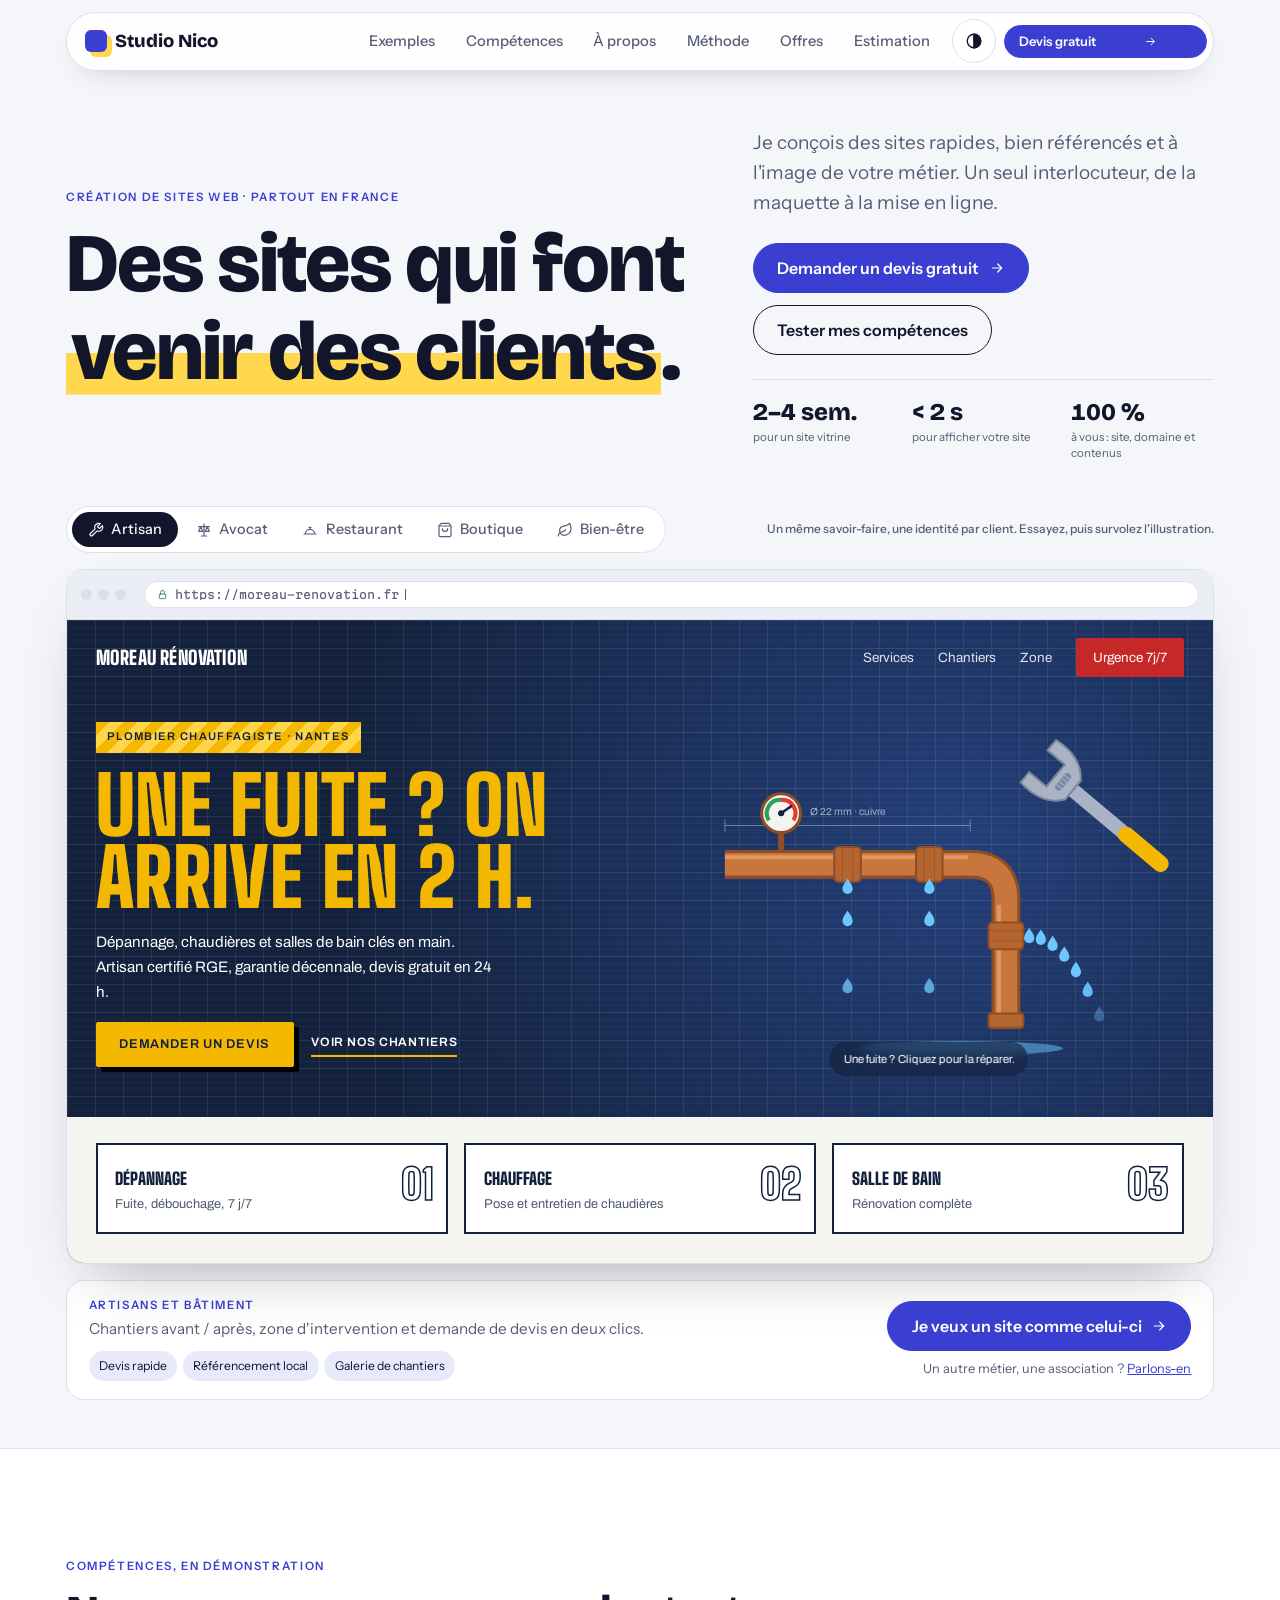
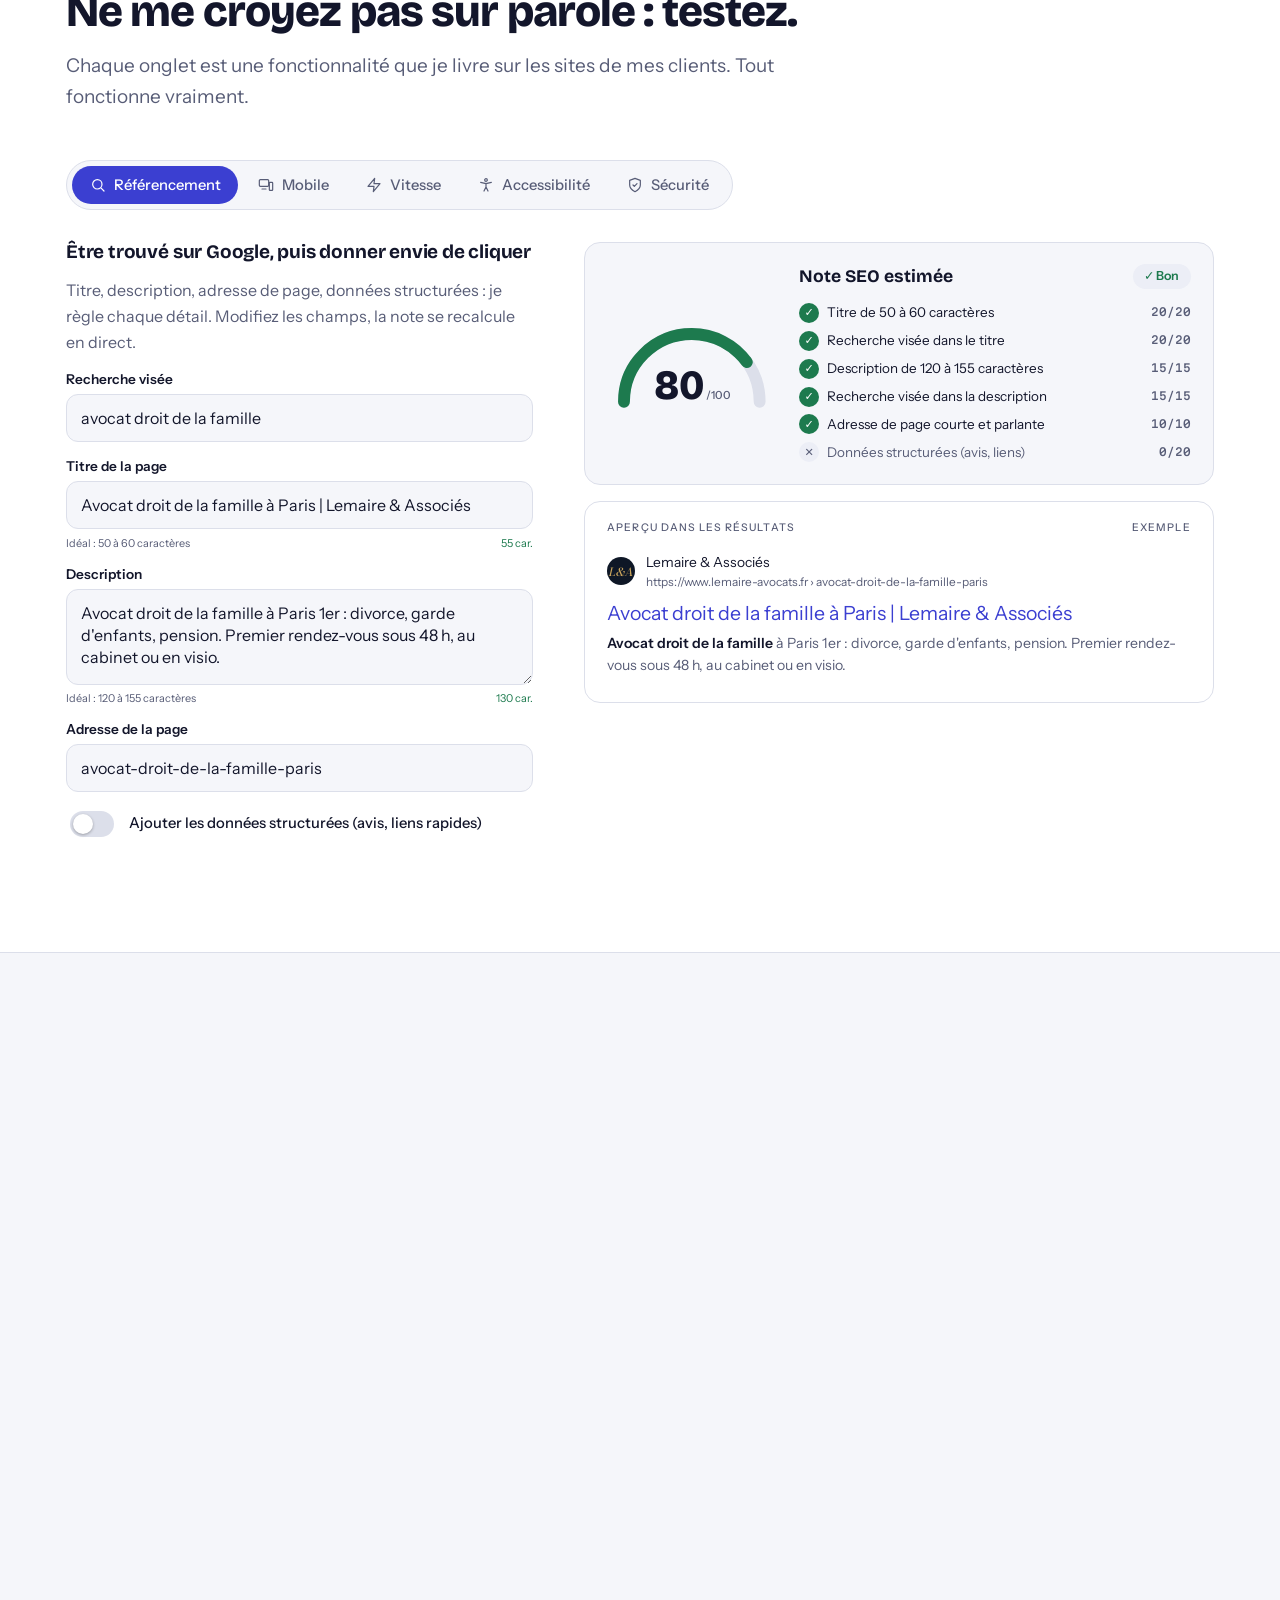
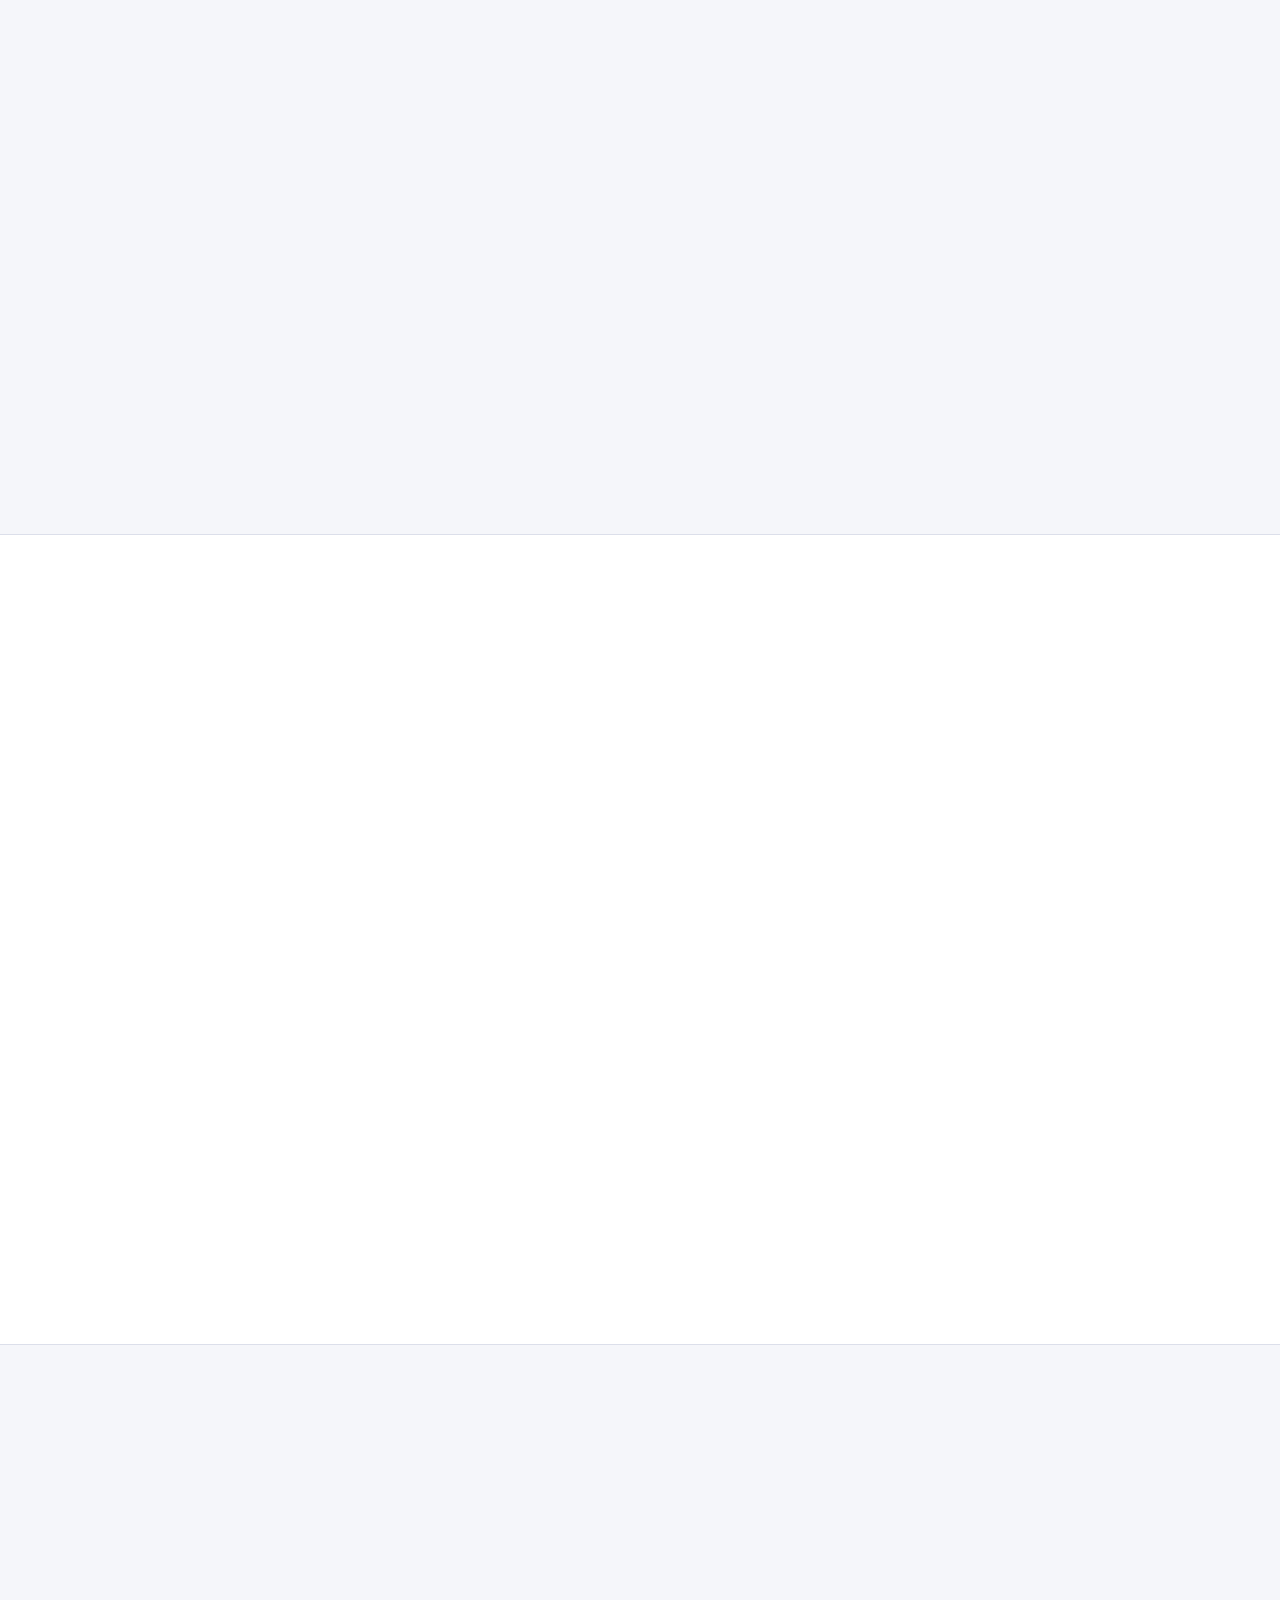
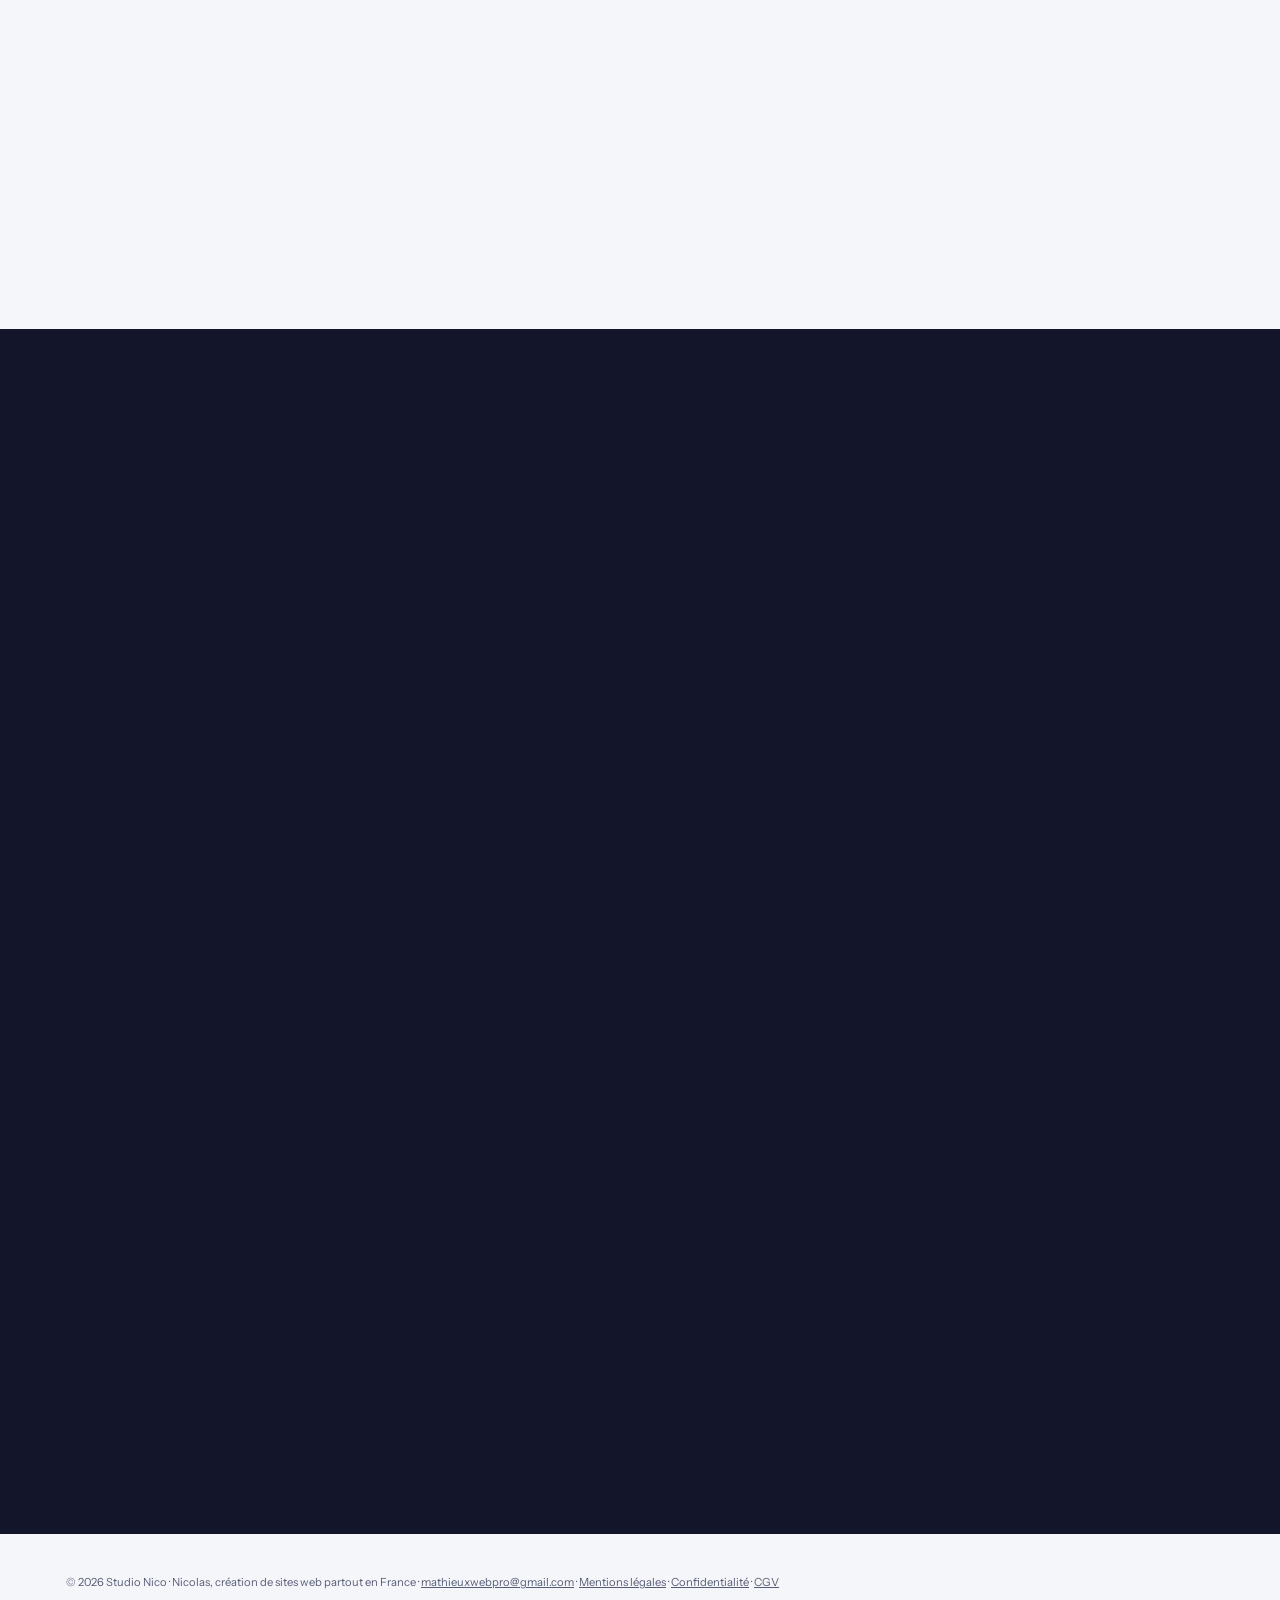
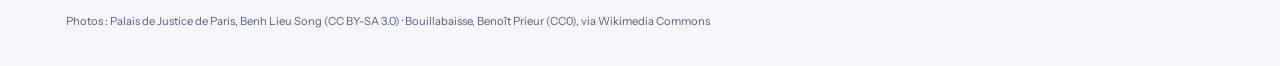
<file: index.html>
<!doctype html>
<html lang="fr">
<head>
<meta charset="utf-8">
<meta name="viewport" content="width=device-width, initial-scale=1, viewport-fit=cover">
<title>Studio Nico · Création de sites web partout en France</title>
<meta name="description" content="Sites vitrines et boutiques en ligne sur mesure, partout en France (Paris, Lyon, Marseille, Toulouse…). Hébergement inclus, devis gratuit en 24 h.">
<script type="application/ld+json">{"@context": "https://schema.org", "@graph": [{"@type": "ProfessionalService", "name": "Studio Nico", "url": "https://nicodu777.github.io/roblox/", "logo": "https://nicodu777.github.io/roblox/img/icon-512.png", "image": "https://nicodu777.github.io/roblox/img/og.jpg", "description": "Création de sites web sur mesure, à distance partout en France, pour cabinets, commerces et indépendants : sites vitrines, boutiques en ligne, refonte et référencement. Hébergement et nom de domaine offerts 12 mois.", "email": "mathieuxwebpro@gmail.com", "areaServed": [{"@type": "Country", "name": "France"}, {"@type": "City", "name": "Paris"}, {"@type": "City", "name": "Lyon"}, {"@type": "City", "name": "Marseille"}, {"@type": "City", "name": "Toulouse"}, {"@type": "City", "name": "Bordeaux"}, {"@type": "City", "name": "Lille"}, {"@type": "City", "name": "Nantes"}, {"@type": "City", "name": "Nice"}, {"@type": "City", "name": "Strasbourg"}, {"@type": "City", "name": "Montpellier"}, {"@type": "City", "name": "Rennes"}], "priceRange": "12 € – 3 500 €", "knowsLanguage": "fr", "makesOffer": [{"@type": "Offer", "name": "Page de présentation", "price": "490", "priceCurrency": "EUR"}, {"@type": "Offer", "name": "Site vitrine Essentiel", "price": "990", "priceCurrency": "EUR"}, {"@type": "Offer", "name": "Site vitrine Pro", "price": "1490", "priceCurrency": "EUR"}, {"@type": "Offer", "name": "Boutique en ligne", "price": "1990", "priceCurrency": "EUR"}, {"@type": "Offer", "name": "Refonte de site", "price": "790", "priceCurrency": "EUR"}, {"@type": "Offer", "name": "Sur mesure / application", "price": "3500", "priceCurrency": "EUR"}, {"@type": "Offer", "name": "Hébergement seul", "priceSpecification": {"@type": "UnitPriceSpecification", "price": "12", "priceCurrency": "EUR", "unitText": "mois"}}, {"@type": "Offer", "name": "Suivi Essentiel", "priceSpecification": {"@type": "UnitPriceSpecification", "price": "29", "priceCurrency": "EUR", "unitText": "mois"}}, {"@type": "Offer", "name": "Suivi Sérénité", "priceSpecification": {"@type": "UnitPriceSpecification", "price": "59", "priceCurrency": "EUR", "unitText": "mois"}}], "founder": {"@type": "Person", "name": "Nicolas"}}, {"@type": "FAQPage", "mainEntity": [{"@type": "Question", "name": "Combien de temps faut-il pour créer mon site ?", "acceptedAnswer": {"@type": "Answer", "text": "Comptez 2 à 4 semaines pour un site vitrine, 4 à 8 semaines pour une boutique en ligne. Le délai dépend surtout de la rapidité à rassembler textes et photos."}}, {"@type": "Question", "name": "L'hébergement et le nom de domaine sont-ils compris ?", "acceptedAnswer": {"@type": "Answer", "text": "Oui. Chaque création inclut 12 mois d'hébergement et un nom de domaine personnalisé (par exemple votre-nom.fr), enregistré à votre nom. Ensuite, vous choisissez : hébergement seul à 12 € par mois, ou suivi à partir de 29 € par mois, sans engagement."}}, {"@type": "Question", "name": "Le site m'appartient-il ?", "acceptedAnswer": {"@type": "Answer", "text": "Oui. Le nom de domaine, le code et les contenus sont à votre nom. Vous restez libre de changer de prestataire à tout moment."}}, {"@type": "Question", "name": "Pourrai-je modifier le site moi-même ?", "acceptedAnswer": {"@type": "Answer", "text": "Oui. Je vous forme à la mise à jour des textes, photos et actualités. Pour le reste, la formule de suivi s'en charge."}}, {"@type": "Question", "name": "Je n'ai ni textes ni photos, est-ce un problème ?", "acceptedAnswer": {"@type": "Answer", "text": "Non. Je peux rédiger les textes avec vous et sélectionner des visuels adaptés à votre activité."}}, {"@type": "Question", "name": "Comment se passe le paiement ?", "acceptedAnswer": {"@type": "Answer", "text": "Un acompte de 30 % à la signature du devis, réglé en une fois. Le solde est dû à la mise en ligne, ou en 3 fois sans frais pour les projets à partir de 990 € : à la mise en ligne, puis à 30 et 60 jours."}}, {"@type": "Question", "name": "Vos prix incluent-ils la TVA ?", "acceptedAnswer": {"@type": "Answer", "text": "Le prix affiché est le prix que vous payez : TVA non applicable, article 293 B du Code général des impôts."}}]}]}</script>
<link rel="preload" href="fonts/bricolage-grotesque-normal-500.woff2" as="font" type="font/woff2" crossorigin>
<link rel="preload" href="fonts/instrument-sans-normal-400.woff2" as="font" type="font/woff2" crossorigin>
<link rel="canonical" href="https://nicodu777.github.io/roblox/">
<link rel="icon" href="img/favicon.svg" type="image/svg+xml">
<link rel="apple-touch-icon" href="img/apple-touch-icon.png">
<meta name="theme-color" content="#3B3FD1">
<meta property="og:type" content="website">
<meta property="og:locale" content="fr_FR">
<meta property="og:site_name" content="Studio Nico">
<meta property="og:title" content="Studio Nico · Création de sites web partout en France">
<meta property="og:description" content="Sites vitrines et boutiques en ligne sur mesure, partout en France (Paris, Lyon, Marseille, Toulouse…). Hébergement inclus, devis gratuit en 24 h.">
<meta property="og:url" content="https://nicodu777.github.io/roblox/">
<meta property="og:image" content="https://nicodu777.github.io/roblox/img/og.jpg">
<meta property="og:image:width" content="1200">
<meta property="og:image:height" content="630">
<meta name="twitter:card" content="summary_large_image">
<style>/* Polices hébergées localement (licence SIL Open Font License) — sous-ensemble latin */
@font-face {
  font-family: 'Abril Fatface';
  font-style: normal;
  font-weight: 400;
  font-display: swap;
  src: url(fonts/abril-fatface-normal-400.woff2) format('woff2');
  unicode-range: U+0000-00FF, U+0131, U+0152-0153, U+02BB-02BC, U+02C6, U+02DA, U+02DC, U+0304, U+0308, U+0329, U+2000-206F, U+20AC, U+2122, U+2191, U+2193, U+2212, U+2215, U+FEFF, U+FFFD;
}
@font-face {
  font-family: 'Archivo';
  font-style: normal;
  font-weight: 400;
  font-stretch: 100%;
  font-display: swap;
  src: url(fonts/archivo-normal-400.woff2) format('woff2');
  unicode-range: U+0000-00FF, U+0131, U+0152-0153, U+02BB-02BC, U+02C6, U+02DA, U+02DC, U+0304, U+0308, U+0329, U+2000-206F, U+20AC, U+2122, U+2191, U+2193, U+2212, U+2215, U+FEFF, U+FFFD;
}
@font-face {
  font-family: 'Archivo';
  font-style: normal;
  font-weight: 600;
  font-stretch: 100%;
  font-display: swap;
  src: url(fonts/archivo-normal-400.woff2) format('woff2');
  unicode-range: U+0000-00FF, U+0131, U+0152-0153, U+02BB-02BC, U+02C6, U+02DA, U+02DC, U+0304, U+0308, U+0329, U+2000-206F, U+20AC, U+2122, U+2191, U+2193, U+2212, U+2215, U+FEFF, U+FFFD;
}
@font-face {
  font-family: 'Big Shoulders Display';
  font-style: normal;
  font-weight: 800;
  font-display: swap;
  src: url(fonts/big-shoulders-display-normal-800.woff2) format('woff2');
  unicode-range: U+0000-00FF, U+0131, U+0152-0153, U+02BB-02BC, U+02C6, U+02DA, U+02DC, U+0304, U+0308, U+0329, U+2000-206F, U+20AC, U+2122, U+2191, U+2193, U+2212, U+2215, U+FEFF, U+FFFD;
}
@font-face {
  font-family: 'Big Shoulders Display';
  font-style: normal;
  font-weight: 900;
  font-display: swap;
  src: url(fonts/big-shoulders-display-normal-800.woff2) format('woff2');
  unicode-range: U+0000-00FF, U+0131, U+0152-0153, U+02BB-02BC, U+02C6, U+02DA, U+02DC, U+0304, U+0308, U+0329, U+2000-206F, U+20AC, U+2122, U+2191, U+2193, U+2212, U+2215, U+FEFF, U+FFFD;
}
@font-face {
  font-family: 'Bodoni Moda';
  font-style: italic;
  font-weight: 500;
  font-display: swap;
  src: url(fonts/bodoni-moda-italic-500.woff2) format('woff2');
  unicode-range: U+0000-00FF, U+0131, U+0152-0153, U+02BB-02BC, U+02C6, U+02DA, U+02DC, U+0304, U+0308, U+0329, U+2000-206F, U+20AC, U+2122, U+2191, U+2193, U+2212, U+2215, U+FEFF, U+FFFD;
}
@font-face {
  font-family: 'Bodoni Moda';
  font-style: normal;
  font-weight: 500;
  font-display: swap;
  src: url(fonts/bodoni-moda-normal-500.woff2) format('woff2');
  unicode-range: U+0000-00FF, U+0131, U+0152-0153, U+02BB-02BC, U+02C6, U+02DA, U+02DC, U+0304, U+0308, U+0329, U+2000-206F, U+20AC, U+2122, U+2191, U+2193, U+2212, U+2215, U+FEFF, U+FFFD;
}
@font-face {
  font-family: 'Bricolage Grotesque';
  font-style: normal;
  font-weight: 500;
  font-stretch: 100%;
  font-display: swap;
  src: url(fonts/bricolage-grotesque-normal-500.woff2) format('woff2');
  unicode-range: U+0000-00FF, U+0131, U+0152-0153, U+02BB-02BC, U+02C6, U+02DA, U+02DC, U+0304, U+0308, U+0329, U+2000-206F, U+20AC, U+2122, U+2191, U+2193, U+2212, U+2215, U+FEFF, U+FFFD;
}
@font-face {
  font-family: 'Bricolage Grotesque';
  font-style: normal;
  font-weight: 700;
  font-stretch: 100%;
  font-display: swap;
  src: url(fonts/bricolage-grotesque-normal-500.woff2) format('woff2');
  unicode-range: U+0000-00FF, U+0131, U+0152-0153, U+02BB-02BC, U+02C6, U+02DA, U+02DC, U+0304, U+0308, U+0329, U+2000-206F, U+20AC, U+2122, U+2191, U+2193, U+2212, U+2215, U+FEFF, U+FFFD;
}
@font-face {
  font-family: 'Bricolage Grotesque';
  font-style: normal;
  font-weight: 800;
  font-stretch: 100%;
  font-display: swap;
  src: url(fonts/bricolage-grotesque-normal-500.woff2) format('woff2');
  unicode-range: U+0000-00FF, U+0131, U+0152-0153, U+02BB-02BC, U+02C6, U+02DA, U+02DC, U+0304, U+0308, U+0329, U+2000-206F, U+20AC, U+2122, U+2191, U+2193, U+2212, U+2215, U+FEFF, U+FFFD;
}
@font-face {
  font-family: 'Caveat';
  font-style: normal;
  font-weight: 600;
  font-display: swap;
  src: url(fonts/caveat-normal-600.woff2) format('woff2');
  unicode-range: U+0000-00FF, U+0131, U+0152-0153, U+02BB-02BC, U+02C6, U+02DA, U+02DC, U+0304, U+0308, U+0329, U+2000-206F, U+20AC, U+2122, U+2191, U+2193, U+2212, U+2215, U+FEFF, U+FFFD;
}
@font-face {
  font-family: 'Cormorant Garamond';
  font-style: italic;
  font-weight: 400;
  font-display: swap;
  src: url(fonts/cormorant-garamond-italic-400.woff2) format('woff2');
  unicode-range: U+0000-00FF, U+0131, U+0152-0153, U+02BB-02BC, U+02C6, U+02DA, U+02DC, U+0304, U+0308, U+0329, U+2000-206F, U+20AC, U+2122, U+2191, U+2193, U+2212, U+2215, U+FEFF, U+FFFD;
}
@font-face {
  font-family: 'Cormorant Garamond';
  font-style: italic;
  font-weight: 500;
  font-display: swap;
  src: url(fonts/cormorant-garamond-italic-400.woff2) format('woff2');
  unicode-range: U+0000-00FF, U+0131, U+0152-0153, U+02BB-02BC, U+02C6, U+02DA, U+02DC, U+0304, U+0308, U+0329, U+2000-206F, U+20AC, U+2122, U+2191, U+2193, U+2212, U+2215, U+FEFF, U+FFFD;
}
@font-face {
  font-family: 'Instrument Sans';
  font-style: normal;
  font-weight: 400;
  font-stretch: 100%;
  font-display: swap;
  src: url(fonts/instrument-sans-normal-400.woff2) format('woff2');
  unicode-range: U+0000-00FF, U+0131, U+0152-0153, U+02BB-02BC, U+02C6, U+02DA, U+02DC, U+0304, U+0308, U+0329, U+2000-206F, U+20AC, U+2122, U+2191, U+2193, U+2212, U+2215, U+FEFF, U+FFFD;
}
@font-face {
  font-family: 'Instrument Sans';
  font-style: normal;
  font-weight: 500;
  font-stretch: 100%;
  font-display: swap;
  src: url(fonts/instrument-sans-normal-400.woff2) format('woff2');
  unicode-range: U+0000-00FF, U+0131, U+0152-0153, U+02BB-02BC, U+02C6, U+02DA, U+02DC, U+0304, U+0308, U+0329, U+2000-206F, U+20AC, U+2122, U+2191, U+2193, U+2212, U+2215, U+FEFF, U+FFFD;
}
@font-face {
  font-family: 'Instrument Sans';
  font-style: normal;
  font-weight: 600;
  font-stretch: 100%;
  font-display: swap;
  src: url(fonts/instrument-sans-normal-400.woff2) format('woff2');
  unicode-range: U+0000-00FF, U+0131, U+0152-0153, U+02BB-02BC, U+02C6, U+02DA, U+02DC, U+0304, U+0308, U+0329, U+2000-206F, U+20AC, U+2122, U+2191, U+2193, U+2212, U+2215, U+FEFF, U+FFFD;
}
@font-face {
  font-family: 'Italiana';
  font-style: normal;
  font-weight: 400;
  font-display: swap;
  src: url(fonts/italiana-normal-400.woff2) format('woff2');
  unicode-range: U+0000-00FF, U+0131, U+0152-0153, U+02BB-02BC, U+02C6, U+02DA, U+02DC, U+0304, U+0308, U+0329, U+2000-206F, U+20AC, U+2122, U+2191, U+2193, U+2212, U+2215, U+FEFF, U+FFFD;
}
@font-face {
  font-family: 'Jost';
  font-style: normal;
  font-weight: 300;
  font-display: swap;
  src: url(fonts/jost-normal-300.woff2) format('woff2');
  unicode-range: U+0000-00FF, U+0131, U+0152-0153, U+02BB-02BC, U+02C6, U+02DA, U+02DC, U+0304, U+0308, U+0329, U+2000-206F, U+20AC, U+2122, U+2191, U+2193, U+2212, U+2215, U+FEFF, U+FFFD;
}
@font-face {
  font-family: 'Jost';
  font-style: normal;
  font-weight: 400;
  font-display: swap;
  src: url(fonts/jost-normal-300.woff2) format('woff2');
  unicode-range: U+0000-00FF, U+0131, U+0152-0153, U+02BB-02BC, U+02C6, U+02DA, U+02DC, U+0304, U+0308, U+0329, U+2000-206F, U+20AC, U+2122, U+2191, U+2193, U+2212, U+2215, U+FEFF, U+FFFD;
}
@font-face {
  font-family: 'Jost';
  font-style: normal;
  font-weight: 500;
  font-display: swap;
  src: url(fonts/jost-normal-300.woff2) format('woff2');
  unicode-range: U+0000-00FF, U+0131, U+0152-0153, U+02BB-02BC, U+02C6, U+02DA, U+02DC, U+0304, U+0308, U+0329, U+2000-206F, U+20AC, U+2122, U+2191, U+2193, U+2212, U+2215, U+FEFF, U+FFFD;
}
@font-face {
  font-family: 'Karla';
  font-style: normal;
  font-weight: 400;
  font-display: swap;
  src: url(fonts/karla-normal-400.woff2) format('woff2');
  unicode-range: U+0000-00FF, U+0131, U+0152-0153, U+02BB-02BC, U+02C6, U+02DA, U+02DC, U+0304, U+0308, U+0329, U+2000-206F, U+20AC, U+2122, U+2191, U+2193, U+2212, U+2215, U+FEFF, U+FFFD;
}
@font-face {
  font-family: 'Karla';
  font-style: normal;
  font-weight: 600;
  font-display: swap;
  src: url(fonts/karla-normal-400.woff2) format('woff2');
  unicode-range: U+0000-00FF, U+0131, U+0152-0153, U+02BB-02BC, U+02C6, U+02DA, U+02DC, U+0304, U+0308, U+0329, U+2000-206F, U+20AC, U+2122, U+2191, U+2193, U+2212, U+2215, U+FEFF, U+FFFD;
}
@font-face {
  font-family: 'Marcellus';
  font-style: normal;
  font-weight: 400;
  font-display: swap;
  src: url(fonts/marcellus-normal-400.woff2) format('woff2');
  unicode-range: U+0000-00FF, U+0131, U+0152-0153, U+02BB-02BC, U+02C6, U+02DA, U+02DC, U+0304, U+0308, U+0329, U+2000-206F, U+20AC, U+2122, U+2191, U+2193, U+2212, U+2215, U+FEFF, U+FFFD;
}
@font-face {
  font-family: 'Martian Mono';
  font-style: normal;
  font-weight: 400;
  font-stretch: 100%;
  font-display: swap;
  src: url(fonts/martian-mono-normal-400.woff2) format('woff2');
  unicode-range: U+0000-00FF, U+0131, U+0152-0153, U+02BB-02BC, U+02C6, U+02DA, U+02DC, U+0304, U+0308, U+0329, U+2000-206F, U+20AC, U+2122, U+2191, U+2193, U+2212, U+2215, U+FEFF, U+FFFD;
}
@font-face {
  font-family: 'Martian Mono';
  font-style: normal;
  font-weight: 500;
  font-stretch: 100%;
  font-display: swap;
  src: url(fonts/martian-mono-normal-400.woff2) format('woff2');
  unicode-range: U+0000-00FF, U+0131, U+0152-0153, U+02BB-02BC, U+02C6, U+02DA, U+02DC, U+0304, U+0308, U+0329, U+2000-206F, U+20AC, U+2122, U+2191, U+2193, U+2212, U+2215, U+FEFF, U+FFFD;
}
@font-face {
  font-family: 'Mulish';
  font-style: normal;
  font-weight: 400;
  font-display: swap;
  src: url(fonts/mulish-normal-400.woff2) format('woff2');
  unicode-range: U+0000-00FF, U+0131, U+0152-0153, U+02BB-02BC, U+02C6, U+02DA, U+02DC, U+0304, U+0308, U+0329, U+2000-206F, U+20AC, U+2122, U+2191, U+2193, U+2212, U+2215, U+FEFF, U+FFFD;
}
@font-face {
  font-family: 'Mulish';
  font-style: normal;
  font-weight: 600;
  font-display: swap;
  src: url(fonts/mulish-normal-400.woff2) format('woff2');
  unicode-range: U+0000-00FF, U+0131, U+0152-0153, U+02BB-02BC, U+02C6, U+02DA, U+02DC, U+0304, U+0308, U+0329, U+2000-206F, U+20AC, U+2122, U+2191, U+2193, U+2212, U+2215, U+FEFF, U+FFFD;
}
@font-face {
  font-family: 'Work Sans';
  font-style: normal;
  font-weight: 300;
  font-display: swap;
  src: url(fonts/work-sans-normal-300.woff2) format('woff2');
  unicode-range: U+0000-00FF, U+0131, U+0152-0153, U+02BB-02BC, U+02C6, U+02DA, U+02DC, U+0304, U+0308, U+0329, U+2000-206F, U+20AC, U+2122, U+2191, U+2193, U+2212, U+2215, U+FEFF, U+FFFD;
}
@font-face {
  font-family: 'Work Sans';
  font-style: normal;
  font-weight: 400;
  font-display: swap;
  src: url(fonts/work-sans-normal-300.woff2) format('woff2');
  unicode-range: U+0000-00FF, U+0131, U+0152-0153, U+02BB-02BC, U+02C6, U+02DA, U+02DC, U+0304, U+0308, U+0329, U+2000-206F, U+20AC, U+2122, U+2191, U+2193, U+2212, U+2215, U+FEFF, U+FFFD;
}
@font-face {
  font-family: 'Work Sans';
  font-style: normal;
  font-weight: 500;
  font-display: swap;
  src: url(fonts/work-sans-normal-300.woff2) format('woff2');
  unicode-range: U+0000-00FF, U+0131, U+0152-0153, U+02BB-02BC, U+02C6, U+02DA, U+02DC, U+0304, U+0308, U+0329, U+2000-206F, U+20AC, U+2122, U+2191, U+2193, U+2212, U+2215, U+FEFF, U+FFFD;
}
</style>
<style>
/* Layout: 1180px column. Floating pill header with scrollspy + CTA; hero thesis, then a full-width live showcase of five client identities (3D);
   a lab of four working demos; offers with one hue each; expanding sector panels; stop-motion method; guided contact form. */
:root{
  --bg:#F5F6FA; --bg2:#ECEEF6; --surface:#FFFFFF; --ink:#13162B; --muted:#585D77; --line:#DCDFEA;
  --accent:#3B3FD1; --accent-ink:#FFFFFF; --soft:#E8E9FB; --mark:#FFD84D; --mark-ink:#13162B;
  --ok:#1D7A4E; --mid:#9A5800; --bad:#C2352B;
  --o1:#E4572E; --o2:#3B3FD1; --o3:#0F8F6F; --o4:#B97F00; --o5:#8B3FD1; --o6:#2A6FD1;
  --shadow:0 30px 60px -30px rgba(19,22,43,.35);
  --f-display:"Bricolage Grotesque","Avenir Next","Segoe UI",sans-serif;
  --f-body:"Instrument Sans","Segoe UI",system-ui,sans-serif;
  --f-mono:"Martian Mono",ui-monospace,Menlo,monospace;
  --s-1:.8125rem; --s0:1rem; --s1:1.1875rem; --s2:1.5rem; --s3:clamp(1.9rem,3.6vw,2.75rem); --s4:clamp(2.6rem,7vw,5.2rem);
  --ease:cubic-bezier(.2,.75,.2,1); --r:16px;
}
@media (prefers-color-scheme: dark){:root:not([data-theme="light"]){
  --bg:#0E1020; --bg2:#131631; --surface:#171A2E; --ink:#ECEDF7; --muted:#A3A7C2; --line:#2B2F4A;
  --accent:#9195FF; --accent-ink:#0E1020; --soft:#22254A; --mark:#E9C53C; --mark-ink:#13162B;
  --ok:#5FD39A; --mid:#F2B35B; --bad:#FF7A6E;
  --o1:#FF8A65; --o2:#9195FF; --o3:#4FD1AE; --o4:#F5C04A; --o5:#C08BFF; --o6:#6FB1FF;
  --shadow:0 30px 60px -30px rgba(0,0,0,.75); color-scheme:dark }}
:root[data-theme="dark"]{
  --bg:#0E1020; --bg2:#131631; --surface:#171A2E; --ink:#ECEDF7; --muted:#A3A7C2; --line:#2B2F4A;
  --accent:#9195FF; --accent-ink:#0E1020; --soft:#22254A; --mark:#E9C53C; --mark-ink:#13162B;
  --ok:#5FD39A; --mid:#F2B35B; --bad:#FF7A6E;
  --o1:#FF8A65; --o2:#9195FF; --o3:#4FD1AE; --o4:#F5C04A; --o5:#C08BFF; --o6:#6FB1FF;
  --shadow:0 30px 60px -30px rgba(0,0,0,.75); color-scheme:dark }
*{box-sizing:border-box}
body{margin:0}
img{max-width:100%}
[hidden]{display:none!important}
:root{padding-top:env(safe-area-inset-top,0px);padding-bottom:env(safe-area-inset-bottom,0px)}
html{scroll-behavior:smooth;scroll-padding-top:90px;font-size:16px}
/* grands écrans : tout grandit ensemble, de 16 px (1440 px) à 20 px (2080 px et plus) */
@media (min-width:1440px){html{font-size:clamp(16px,calc(16px + (100vw - 1440px) * .00625),20px)}:root{--bo:clamp(2rem,4vw,6rem)}}
body{background:var(--bg);color:var(--ink);font:400 var(--s0)/1.6 var(--f-body);-webkit-font-smoothing:antialiased;overflow-x:hidden}
.wrap{max-width:73.75rem;margin:0 auto;padding-left:max(16px,env(safe-area-inset-left,0px));padding-right:max(16px,env(safe-area-inset-right,0px))}
h1,h2,h3,h4,h5{font-family:var(--f-display);line-height:1.06;text-wrap:balance;margin:0;letter-spacing:-.02em}
h2{font-size:var(--s3);font-weight:800}
h3{font-size:var(--s1);font-weight:700;letter-spacing:-.01em}
p{margin:0}
a{color:inherit}
button{font:inherit;color:inherit}
:focus-visible{outline:3px solid var(--accent);outline-offset:3px;border-radius:8px}
.eyebrow{font:700 .72rem/1 var(--f-body);text-transform:uppercase;letter-spacing:.14em;color:var(--accent)}
.lede{color:var(--muted);font-size:var(--s1);max-width:58ch}
.hl{background:linear-gradient(var(--mark),var(--mark)) 0 88%/0% 42% no-repeat;color:inherit;padding:0 .06em;animation:hl 1s .5s var(--ease) forwards}
@keyframes hl{to{background-size:100% 42%}}
section{padding-block:clamp(4rem,9vw,7rem)}
.sec-head{display:grid;gap:1rem;margin-bottom:clamp(2rem,4vw,3rem)}
.sec-head.row{grid-template-columns:1fr auto;align-items:end;gap:1.5rem}
@media (max-width:760px){.sec-head.row{grid-template-columns:1fr}}

/* sections hors écran : le navigateur ne les calcule qu'à l'approche (vitesse) */
main>section:not(.hero){content-visibility:auto;contain-intrinsic-size:auto 900px}
/* reveal (only applied by script to content below the fold) */
.rv{transition:opacity .8s var(--ease),transform .8s var(--ease);transition-delay:var(--d,0s)}
.rv.pre{opacity:0;transform:translateY(32px)}
.split .w{display:inline-block;overflow:hidden;vertical-align:top;padding-bottom:.08em;margin-bottom:-.08em}
.split .w>span{display:inline-block;transition:transform .8s var(--ease);transition-delay:calc(var(--i)*45ms)}
.split.pre{opacity:1;transform:none}
.split.pre .w>span{transform:translateY(105%)}

/* buttons */
.btn{--sw:var(--accent);--sw-ink:var(--accent-ink);position:relative;isolation:isolate;overflow:hidden;display:inline-flex;align-items:center;gap:.6em;font:600 var(--s0)/1 var(--f-body);padding:1em 1.45em;border-radius:999px;border:1.5px solid var(--ink);background:var(--ink);color:var(--bg);text-decoration:none;cursor:pointer;transition:color .35s var(--ease),border-color .35s,transform .2s}
.btn::before{content:"";position:absolute;inset:-2px;z-index:-1;background:var(--sw);border-radius:inherit;transform:translateY(102%);transition:transform .45s var(--ease)}
.btn:hover::before,.btn:focus-visible::before{transform:none}
.btn:hover,.btn:focus-visible{color:var(--sw-ink);border-color:var(--sw)}
.btn:active{transform:scale(.97)}
.btn .arr{width:1em;height:1em;transition:transform .35s var(--ease)}
.btn:hover .arr{transform:translateX(4px)}
.btn.ghost{background:transparent;color:var(--ink);--sw:var(--ink);--sw-ink:var(--bg)}
.btn.acc{background:var(--accent);border-color:var(--accent);color:var(--accent-ink);--sw:var(--mark);--sw-ink:var(--mark-ink)}
.btn.sm{padding:.7em 1.05em;font-size:var(--s-1)}

/* header */
.prog{position:fixed;top:0;left:0;right:0;height:3px;z-index:60;background:linear-gradient(90deg,var(--accent),var(--mark));transform-origin:0 50%;transform:scaleX(var(--p,0))}
.hdr{position:sticky;top:env(safe-area-inset-top,0px);z-index:40;padding-block:12px;pointer-events:none}
.hdr-in{pointer-events:auto;display:flex;align-items:center;gap:.5rem;background:color-mix(in srgb,var(--surface) 84%,transparent);backdrop-filter:blur(14px) saturate(1.3);-webkit-backdrop-filter:blur(14px);border:1px solid var(--line);border-radius:999px;padding:.4rem .4rem .4rem 1.1rem;box-shadow:0 12px 30px -20px rgba(19,22,43,.35);transition:box-shadow .3s,transform .3s}
.hdr.scrolled .hdr-in{box-shadow:0 18px 40px -18px rgba(19,22,43,.45)}
.logo{font:800 1.15rem/1 var(--f-display);text-decoration:none;display:flex;align-items:center;gap:.55rem;white-space:nowrap}
.logo i{width:22px;height:22px;border-radius:6px;background:var(--accent);display:inline-block;box-shadow:5px 5px 0 var(--mark);transition:transform .4s var(--ease)}
.logo:hover i{transform:rotate(-12deg) scale(1.08)}
.links{position:relative;display:flex;gap:2px;margin-left:auto}
.links a{position:relative;z-index:1;white-space:nowrap;padding:.6rem .9rem;border-radius:999px;text-decoration:none;font-weight:500;font-size:.92rem;color:var(--muted);transition:color .25s}
.links a:hover,.links a.on{color:var(--ink)}
.ind{position:absolute;z-index:0;border-radius:999px;background:var(--soft);transition:left .4s var(--ease),top .4s var(--ease),width .4s var(--ease),height .4s var(--ease),opacity .25s;pointer-events:none}
.avail{display:flex;align-items:center;gap:.45rem;font:500 .7rem/1.2 var(--f-body);color:var(--muted);margin-inline:.4rem;white-space:nowrap}
.avail::before{content:"";width:8px;height:8px;border-radius:50%;background:var(--ok);box-shadow:0 0 0 0 var(--ok);animation:ping 2.4s infinite}
@keyframes ping{0%{box-shadow:0 0 0 0 color-mix(in srgb,var(--ok) 60%,transparent)}80%,100%{box-shadow:0 0 0 8px transparent}}
.icon-btn{flex:none;width:44px;height:44px;border-radius:50%;display:grid;place-items:center;border:1px solid var(--line);background:var(--surface);color:var(--ink);cursor:pointer;transition:transform .35s var(--ease),background .2s}
.icon-btn:hover{transform:rotate(-20deg)}
.icon-btn svg{width:18px;height:18px}
.burger{display:none}
.mnav{position:fixed;inset:0;z-index:55;background:var(--bg);padding:calc(90px + env(safe-area-inset-top,0px)) max(24px,env(safe-area-inset-right,0px)) calc(24px + env(safe-area-inset-bottom,0px)) max(24px,env(safe-area-inset-left,0px));display:grid;align-content:start;gap:.4rem;clip-path:circle(0 at calc(100% - 40px) 40px);transition:clip-path .6s var(--ease);visibility:hidden}
.mnav.open{clip-path:circle(150% at calc(100% - 40px) 40px);visibility:visible}
.mnav a{font:800 2.2rem/1.2 var(--f-display);text-decoration:none;padding:.3rem 0;border-bottom:1px solid var(--line)}
.mnav .btn{margin-top:1.5rem;justify-self:start}
.hdr .nav-cta{white-space:nowrap;flex:none}
@media (max-width:1440px){.avail{display:none}}
@media (max-width:1180px){.links a{padding:.6rem .6rem;font-size:.88rem}}
@media (max-width:1000px){.links a{padding:.6rem .6rem}}
@media (max-width:820px){.links{display:none}.burger{display:grid}#themeBtn{margin-left:auto}.hdr .nav-cta span.long{display:none}}
@media (max-width:420px){.hdr .nav-cta{display:none}}

/* hero */
.hero{padding-block:clamp(1.5rem,3.5vw,3rem) clamp(2rem,4vw,3rem)}
.hero-top{display:grid;grid-template-columns:1.35fr 1fr;gap:clamp(1.5rem,5vw,4rem);align-items:center}
.hero-top>*{min-width:0}
.hero h1{font-size:var(--s4);font-weight:800;margin-top:1rem}
.hero .ctas{display:flex;flex-wrap:wrap;gap:.75rem;margin-top:1.75rem}
.facts{display:grid;grid-template-columns:repeat(3,1fr);gap:1rem;border-top:1px solid var(--line);padding-top:1.25rem}
.facts div{font:400 .72rem/1.35 var(--f-body);color:var(--muted)}
.facts b{display:block;font:800 var(--s2)/1 var(--f-display);color:var(--ink);margin-bottom:.4rem;font-variant-numeric:tabular-nums}
@media (max-width:900px){.hero-top{grid-template-columns:1fr}}
.word-in{display:inline-block;animation:wordin .9s var(--ease) both;animation-delay:calc(var(--i)*70ms)}
@keyframes wordin{from{transform:translateY(.3em)}to{transform:none}}

/* showcase */
.show{margin-top:clamp(2rem,3.5vw,3rem);margin-inline:calc(-1 * var(--bo,0px))}
.show-bar{display:flex;flex-wrap:wrap;align-items:center;gap:1rem;justify-content:space-between;margin-bottom:1rem}
.show-bar p{font:500 .75rem/1.4 var(--f-body);color:var(--muted)}
.seg{position:relative;display:inline-flex;flex-wrap:wrap;gap:2px;padding:5px;border-radius:28px;background:var(--surface);border:1px solid var(--line)}
.seg button{position:relative;z-index:1;display:flex;align-items:center;gap:.45rem;padding:.6rem 1rem;border-radius:999px;border:0;background:none;font:500 .9rem/1 var(--f-body);color:var(--muted);cursor:pointer;transition:color .3s}
.seg button svg{width:16px;height:16px;transition:transform .4s var(--ease)}
.seg button:hover svg{transform:rotate(-12deg) scale(1.15)}
.seg button[aria-pressed="true"]{color:var(--bg)}
.seg .ind{background:var(--ink)}
.browser{position:relative;border-radius:18px;border:1px solid var(--line);background:var(--surface);box-shadow:var(--shadow);overflow:hidden}
.chrome{display:flex;align-items:center;gap:6px;padding:.65rem .9rem;background:var(--bg2);border-bottom:1px solid var(--line)}
.chrome>i{width:11px;height:11px;border-radius:50%;background:var(--line);transition:background .2s}
.chrome:hover>i:nth-child(1){background:#FF5F57}.chrome:hover>i:nth-child(2){background:#FEBC2E}.chrome:hover>i:nth-child(3){background:#28C840}
.url{margin-left:.7rem;flex:1;min-width:0;display:flex;align-items:center;gap:.4rem;font:400 .72rem/1 var(--f-mono);color:var(--muted);background:var(--surface);border:1px solid var(--line);border-radius:999px;padding:.45rem .8rem;white-space:nowrap;overflow:hidden}
.url svg{width:11px;height:11px;flex:none;color:var(--ok)}
#heroUrl{min-width:0;overflow:hidden;text-overflow:ellipsis}
.url .caret{width:1px;height:1em;background:var(--muted);animation:blink 1s steps(1) infinite}
@keyframes blink{50%{opacity:0}}
.shut{position:absolute;inset:0;display:flex;z-index:20;pointer-events:none}
.shut i{flex:1;transform:scaleY(0);transform-origin:top}

/* ---------- client presets (each is a client's own brand, so its palette is fixed in both themes) ---------- */
.pv-avocat{--p-bg:#0E1726;--p-surface:#F3EEE4;--p-fg:#F3EEE4;--p-ink:#0E1726;--p-acc:#C9A45C;--p-acc-ink:#0E1726;--p-acc2:#8C6D33;--p-line:rgba(201,164,92,.4);--p-fd:"Bodoni Moda",Didot,"Bodoni 72",serif;--p-fb:"Jost",Futura,sans-serif;--p-r:0px;--p-hw:500;--p-hs:italic;--p-ht:none;
  --p-art:linear-gradient(90deg,rgba(14,23,38,.95) 0%,rgba(14,23,38,.8) 42%,rgba(14,23,38,.35) 100%),url(img/avocat.webp) center 45%/cover no-repeat,#0E1726}
.pv-resto{--p-bg:#1B1512;--p-surface:#F6EBDD;--p-fg:#F6EBDD;--p-ink:#2A1E18;--p-acc:#F0A63A;--p-acc-ink:#1B1512;--p-acc2:#D8452B;--p-line:rgba(42,30,24,.22);--p-fd:"Abril Fatface",Didot,serif;--p-fb:"Karla",Arial,sans-serif;--p-fs:"Caveat","Segoe Print",cursive;--p-r:999px;--p-hw:400;--p-hs:normal;--p-ht:none;
  --p-art:linear-gradient(90deg,rgba(27,21,18,.94) 0%,rgba(27,21,18,.7) 45%,rgba(27,21,18,.15) 100%),url(img/restaurant.webp) center 60%/cover no-repeat,#1B1512}
.pv-artisan{--p-bg:#13213C;--p-surface:#F4F4F0;--p-fg:#FFFFFF;--p-ink:#13213C;--p-acc:#F5B800;--p-acc-ink:#13213C;--p-acc2:#FFFFFF;--p-line:rgba(19,33,60,.16);--p-fd:"Big Shoulders Display",Impact,sans-serif;--p-fb:"Archivo",Arial,sans-serif;--p-r:2px;--p-hw:900;--p-hs:normal;--p-ht:uppercase;
  --p-art:linear-gradient(rgba(255,255,255,.07) 1px,transparent 1px) 0 0/28px 28px,linear-gradient(90deg,rgba(255,255,255,.07) 1px,transparent 1px) 0 0/28px 28px,linear-gradient(rgba(255,255,255,.035) 1px,transparent 1px) 0 0/7px 7px,radial-gradient(circle at 78% 45%,#24407A,#13213C 68%)}
.pv-boutique{--p-bg:#E9E6DD;--p-surface:#F5F3EE;--p-fg:#2F3A2F;--p-ink:#2F3A2F;--p-acc:#2F3A2F;--p-acc-ink:#F5F3EE;--p-acc2:#B5714E;--p-line:rgba(47,58,47,.18);--p-fd:"Italiana",Didot,serif;--p-fb:"Work Sans",Arial,sans-serif;--p-r:0px;--p-hw:400;--p-hs:normal;--p-ht:none;
  --p-art:linear-gradient(115deg,transparent 28%,rgba(255,255,255,.42) 36%,transparent 44%,transparent 50%,rgba(255,255,255,.3) 57%,transparent 65%),repeating-linear-gradient(0deg,rgba(47,58,47,.035) 0 2px,transparent 2px 5px),repeating-linear-gradient(90deg,rgba(47,58,47,.045) 0 1px,transparent 1px 4px),radial-gradient(circle at 75% 50%,#F3F0E8,transparent 60%),linear-gradient(120deg,#ECE8DF,#D9D3C3)}
.pv-bien{--p-bg:#EFE9F5;--p-surface:#FBF8FD;--p-fg:#3A2D4D;--p-ink:#3A2D4D;--p-acc:#8E62BF;--p-acc-ink:#FFFFFF;--p-acc2:#F2C6B4;--p-line:rgba(58,45,77,.14);--p-fd:"Marcellus",Georgia,serif;--p-fb:"Mulish",Arial,sans-serif;--p-r:22px;--p-hw:400;--p-hs:normal;--p-ht:none;
  --p-art:radial-gradient(circle at 76% 38%,#F6D3C4 0,transparent 42%),radial-gradient(circle at 58% 85%,#CDB8EA 0,transparent 48%),radial-gradient(circle at 12% 15%,#E7DEF3 0,transparent 55%),#EFE9F5}

.mk{container-type:inline-size;position:relative;background:var(--p-bg);color:var(--p-fg);font-family:var(--p-fb)}
.mk-top{position:relative;background:var(--p-art);overflow:hidden}
.pv-bien .mk-top{background-size:140% 140%;animation:aurora 14s ease-in-out infinite alternate}
@keyframes aurora{to{background-position:30% 20%,70% 60%,20% 40%,0 0}}
.mk-nav{position:relative;z-index:2;display:flex;align-items:center;gap:1.5rem;padding:1.1rem 1.8rem;font-size:.84rem}
.mk-logo{font:var(--p-hw) 1.2rem/1 var(--p-fd);margin-right:auto;letter-spacing:.01em;text-transform:var(--p-ht)}
.mk-nav .mk-a{color:inherit;text-decoration:none;position:relative;opacity:.86;transition:opacity .2s,color .25s}
.mk-nav .mk-a:hover{opacity:1}
.mk-nav .mk-a.mk-navcta{opacity:1;border:1px solid currentColor;padding:.5rem 1rem;border-radius:var(--p-r);transition:background .3s,color .3s}
.mk-hero{position:relative;z-index:1;display:grid;grid-template-columns:1.1fr 1fr;align-items:center;gap:1rem;padding:1rem 1.8rem 2.4rem;min-height:23rem}
.mk-copy{display:grid;gap:1.05rem;justify-items:start}
.mk-copy>*,.mk-cards>*{animation:mkfade .35s var(--ease) both}
.mk-copy>*:nth-child(2){animation-delay:.04s}.mk-copy>*:nth-child(3){animation-delay:.08s}.mk-copy>*:nth-child(4){animation-delay:.12s}
@keyframes mkfade{from{opacity:0;transform:translateY(6px)}to{opacity:1;transform:none}}
@keyframes mkin{from{opacity:0;transform:translateY(18px)}to{opacity:1;transform:none}}
.mk-kicker{font-size:.74rem}
.mk-h{font:var(--p-hs) var(--p-hw) clamp(2rem,5.4cqw,3.7rem)/1.02 var(--p-fd);text-transform:var(--p-ht);letter-spacing:-.01em;max-width:15ch}
.mk-p{font-size:.95rem;line-height:1.65;opacity:.86;max-width:44ch}
.mk-btns{display:flex;gap:1.1rem;align-items:center;flex-wrap:wrap}
.mk-cta{position:relative;isolation:isolate;overflow:hidden;display:inline-flex;align-items:center;gap:.5em;font:600 .86rem/1 var(--p-fb);padding:.95rem 1.4rem;border-radius:var(--p-r);background:var(--p-acc);color:var(--p-acc-ink);text-decoration:none;cursor:pointer;border:1px solid var(--p-acc);transition:transform .3s var(--ease),box-shadow .3s,color .35s}
.mk-link{font-size:.86rem;color:inherit;text-decoration:none;cursor:pointer;position:relative;padding-bottom:2px}
.mk-3d{position:relative;height:23rem;min-width:0}
.mk-3d svg#c2d{width:100%;height:100%;display:block;cursor:pointer;touch-action:pan-y;overflow:visible}
.c2d-born{animation:born .8s cubic-bezier(.3,1.45,.45,1)}
@keyframes born{from{opacity:0;transform:scale(.7) translateY(20px)}to{opacity:1;transform:none}}
.mk-hint{position:absolute;left:50%;bottom:.2rem;transform:translateX(-50%);font-size:.72rem;white-space:nowrap;padding:.4rem .8rem;border-radius:999px;background:color-mix(in srgb,var(--p-bg) 60%,transparent);backdrop-filter:blur(6px);border:1px solid var(--p-line);transition:opacity .3s}
.mk-credit{position:absolute;right:.7rem;bottom:.5rem;z-index:2;font-size:.6rem;opacity:.6}
.mk-cards{display:grid;grid-template-columns:repeat(3,1fr);gap:1rem;padding:1.6rem 1.8rem 1.8rem;background:var(--p-surface);color:var(--p-ink)}
.mk-card{position:relative;display:grid;gap:.35rem;align-content:start;padding:1.1rem;cursor:pointer;transition:transform .35s var(--ease),box-shadow .35s,background .35s,color .35s}
.mk-card .mk-ct{font:var(--p-hw) 1.05rem/1.2 var(--p-fd);text-transform:var(--p-ht);letter-spacing:0}
.mk-card p{font-size:.8rem;opacity:.75}
.mk-n{font-family:var(--p-fd)}
.mk-m{font-weight:600}
@container (max-width:720px){
  .mk-hero{grid-template-columns:1fr;min-height:0;padding-bottom:1.4rem}
  .mk-3d{height:15.5rem}
  .mk-cards{grid-template-columns:1fr}
  .mk-nav .mk-a:not(.mk-navcta){display:none}
  .mk-nav{padding:1rem 1.2rem}.mk-hero{padding-inline:1.2rem}.mk-cards{padding-inline:1.2rem}
}

/* avocat: gold leaf, roman numerals, sweeping gold */
.pv-avocat .mk-kicker{display:flex;align-items:center;gap:.8rem;letter-spacing:.32em;text-transform:uppercase;font-size:.66rem;color:var(--p-acc)}
.pv-avocat .mk-kicker::before{content:"";width:34px;height:1px;background:var(--p-acc)}
.pv-avocat .mk-h em{color:var(--p-acc)}
.pv-avocat .mk-nav .mk-a:not(.mk-navcta)::after{content:"";position:absolute;left:0;right:0;bottom:-5px;height:1px;background:var(--p-acc);transform:scaleX(0);transition:transform .4s var(--ease)}
.pv-avocat .mk-nav .mk-a:hover::after{transform:scaleX(1)}
.pv-avocat .mk-nav .mk-a.mk-navcta{border-color:var(--p-acc);color:var(--p-acc)}
.pv-avocat .mk-nav .mk-a.mk-navcta:hover{background:var(--p-acc);color:var(--p-acc-ink)}
.pv-avocat .mk-cta{background:transparent;color:var(--p-acc);letter-spacing:.12em;text-transform:uppercase;font-size:.72rem;padding:1.05rem 1.6rem}
.pv-avocat .mk-cta::before{content:"";position:absolute;inset:0;z-index:-1;background:var(--p-acc);transform:scaleX(0);transform-origin:left;transition:transform .5s var(--ease)}
.pv-avocat .mk-cta:hover{color:var(--p-acc-ink)}
.pv-avocat .mk-cta:hover::before{transform:scaleX(1)}
.pv-avocat .mk-link{letter-spacing:.06em;border-bottom:1px solid var(--p-line)}
.pv-avocat .mk-card{border-top:1px solid var(--p-line);padding-top:1.3rem}
.pv-avocat .mk-card::before{content:"";position:absolute;left:0;top:-1px;height:2px;width:0;background:var(--p-acc);transition:width .6s var(--ease)}
.pv-avocat .mk-card:hover::before{width:100%}
.pv-avocat .mk-card:hover{transform:translateY(-4px)}
.pv-avocat .mk-n{font-size:1.9rem;font-style:italic;color:var(--p-acc2);line-height:1;transition:transform .5s var(--ease)}
.pv-avocat .mk-card:hover .mk-n{transform:translateX(6px)}
.pv-avocat .mk-card .mk-ct{font-style:italic;font-size:1.25rem}
.pv-avocat .mk-m{display:none}

/* restaurant: chalkboard script, menu leaders, hand-drawn circle on price */
.pv-resto .mk-kicker{font:600 1.45rem/1 var(--p-fs);color:var(--p-acc);transform:rotate(-3deg);transform-origin:left}
.pv-resto .mk-h{font-size:clamp(2.2rem,6cqw,4rem);line-height:.98}
.pv-resto .mk-nav .mk-a.mk-navcta{background:var(--p-acc);color:var(--p-acc-ink);border-color:var(--p-acc)}
.pv-resto .mk-cta{box-shadow:4px 4px 0 var(--p-acc2)}
.pv-resto .mk-cta:hover{transform:rotate(-2deg) scale(1.05);box-shadow:7px 7px 0 var(--p-acc2)}
.pv-resto .mk-link{font:600 1.25rem/1 var(--p-fs);color:var(--p-acc)}
.pv-resto .mk-link::after{content:" →";display:inline-block;transition:transform .3s}
.pv-resto .mk-link:hover::after{transform:translateX(5px)}
.pv-resto .mk-cards{gap:0 2rem}
.pv-resto .mk-card{grid-template-columns:auto 1fr auto;align-items:baseline;gap:.2rem .6rem;padding:1rem .2rem;border-bottom:1px dashed var(--p-line)}
.pv-resto .mk-card .mk-ct{font-size:1.15rem}
.pv-resto .mk-card p{grid-column:1/-1;order:3}
.pv-resto .mk-n{display:none}
.pv-resto .mk-card::after{content:"";grid-column:2;grid-row:1;border-bottom:2px dotted var(--p-line);align-self:end;margin-bottom:.35rem}
.pv-resto .mk-m{grid-column:3;grid-row:1;position:relative;font:600 1.45rem/1 var(--p-fs);color:var(--p-acc2);padding:.1rem .35rem}
.pv-resto .mk-m svg{position:absolute;inset:-8px -10px;width:calc(100% + 20px);height:calc(100% + 16px);overflow:visible}
.pv-resto .mk-m ellipse{fill:none;stroke:var(--p-acc2);stroke-width:2;stroke-dasharray:160;stroke-dashoffset:160;transition:stroke-dashoffset .6s var(--ease)}
.pv-resto .mk-card:hover .mk-m ellipse{stroke-dashoffset:0}
.pv-resto .mk-card:hover h5{color:var(--p-acc2)}

/* artisan: hazard tape, hard shadows, outline numbers */
.pv-artisan .mk-kicker{font-weight:600;text-transform:uppercase;letter-spacing:.12em;font-size:.7rem;padding:.4rem .7rem;color:var(--p-acc-ink);background:repeating-linear-gradient(-45deg,var(--p-acc) 0 10px,#FFD54A 10px 20px)}
.pv-artisan .mk-h{color:var(--p-acc);font-size:clamp(2.6rem,7cqw,5rem);line-height:.9;letter-spacing:.005em}
.pv-artisan .mk-nav .mk-a.mk-navcta{background:#C62828;border-color:#C62828;color:#fff;animation:urg 1.6s infinite}
@keyframes urg{50%{box-shadow:0 0 0 6px rgba(230,59,46,.25)}}
.pv-artisan .mk-cta{box-shadow:5px 5px 0 #000;text-transform:uppercase;letter-spacing:.06em;font-size:.8rem}
.pv-artisan .mk-cta:hover{transform:translate(3px,3px);box-shadow:2px 2px 0 #000}
.pv-artisan .mk-cta:active{transform:translate(5px,5px);box-shadow:0 0 0 #000}
.pv-artisan .mk-link{text-transform:uppercase;font-weight:600;letter-spacing:.06em;font-size:.76rem;border-bottom:2px solid var(--p-acc)}
.pv-artisan .mk-card{background:#fff;border:2px solid var(--p-ink);overflow:hidden;padding-top:1.5rem}
.pv-artisan .mk-card::before{content:"";position:absolute;left:0;right:0;top:0;height:8px;background:repeating-linear-gradient(-45deg,var(--p-acc) 0 8px,var(--p-ink) 8px 16px);transform:translateX(-100%);transition:transform .45s var(--ease)}
.pv-artisan .mk-card:hover::before{transform:none}
.pv-artisan .mk-card:hover{transform:translate(-3px,-3px);box-shadow:6px 6px 0 var(--p-ink)}
.pv-artisan .mk-n{position:absolute;right:.8rem;top:.4rem;font-size:2.6rem;font-weight:900;color:transparent;-webkit-text-stroke:1.5px var(--p-ink);transition:color .3s}
.pv-artisan .mk-card:hover .mk-n{color:var(--p-acc)}
.pv-artisan .mk-m{display:none}

/* boutique: hairlines, swatch tiles, quiet underline CTA */
.pv-boutique .mk-kicker{letter-spacing:.28em;text-transform:uppercase;font-size:.64rem}
.pv-boutique .mk-h{font-size:clamp(2.4rem,6.4cqw,4.5rem);line-height:1;letter-spacing:.01em}
.pv-boutique .mk-nav .mk-a.mk-navcta{display:none}
.pv-boutique .mk-cta{background:none;border:0;color:var(--p-ink);padding:.6rem 0;letter-spacing:.14em;text-transform:uppercase;font-size:.72rem;font-weight:500;gap:.8rem}
.pv-boutique .mk-cta::after{content:"";width:40px;height:1px;background:currentColor;transition:width .5s var(--ease)}
.pv-boutique .mk-cta:hover::after{width:90px}
.pv-boutique .mk-link{font-size:.8rem;opacity:.7}
.pv-boutique .mk-card{padding:0;gap:.25rem}
.pv-boutique .mk-n{display:block;aspect-ratio:4/3;max-width:100%;background-color:var(--sw);background-image:repeating-linear-gradient(0deg,rgba(0,0,0,.07) 0 1px,transparent 1px 3px),repeating-linear-gradient(90deg,rgba(255,255,255,.1) 0 1px,transparent 1px 3px),linear-gradient(160deg,rgba(255,255,255,.25),transparent 55%);position:relative;overflow:hidden;margin-bottom:.6rem;transition:transform .6s var(--ease),background-color .5s}
.mk-add{position:absolute;left:0;right:0;bottom:0;padding:.7rem .8rem;border:0;font:500 .72rem/1 var(--p-fb);letter-spacing:.08em;text-align:left;background:var(--p-ink);color:var(--p-surface);transform:translateY(100%);transition:transform .4s var(--ease);cursor:pointer}
.pv-boutique .mk-card:hover .mk-add,.mk-add:focus-visible{transform:none}
.mk-heart{position:absolute;top:.5rem;right:.5rem;width:30px;height:30px;border-radius:50%;border:0;background:rgba(245,243,238,.88);color:var(--p-ink);font-size:.95rem;line-height:30px;cursor:pointer;transition:transform .3s var(--ease)}
.mk-heart:hover{transform:scale(1.12)}.mk-heart.on{color:#B5714E;animation:pop .45s var(--ease)}
.mk-tag{position:absolute;top:.6rem;left:.6rem;font:500 .58rem/1 var(--p-fb);font-style:normal;letter-spacing:.14em;text-transform:uppercase;background:var(--p-surface);color:var(--p-ink);padding:.38rem .5rem}
.mk-dots{display:flex;gap:.4rem;margin-top:.15rem}
.mk-dots button{width:14px;height:14px;border-radius:50%;border:1px solid rgba(0,0,0,.18);padding:0;cursor:pointer;transition:transform .2s,box-shadow .2s}
.mk-dots button:hover{transform:scale(1.25)}.mk-dots button.on{box-shadow:0 0 0 2px var(--p-surface),0 0 0 3px var(--p-ink)}
.mk-strip{grid-column:1/-1;display:flex;flex-wrap:wrap;justify-content:space-between;gap:.6rem 1.5rem;padding-top:1rem;border-top:1px solid var(--p-line);font-size:.68rem;letter-spacing:.14em;text-transform:uppercase}
.mk-strip span::before{content:"— ";opacity:.5}
.mk-cart{position:relative;display:inline-grid;place-items:center;width:34px;height:34px;opacity:1!important}
.mk-cart svg{width:19px;height:19px}
.mk-badge{position:absolute;top:-1px;right:-5px;min-width:17px;height:17px;padding:0 4px;border-radius:99px;background:var(--p-acc2);color:#fff;font:600 .6rem/17px var(--p-fb);text-align:center}
.mk-badge.bump{animation:pop .45s var(--ease)}
.pv-boutique .mk-h em{font-family:"Cormorant Garamond",Georgia,serif;font-style:italic;font-weight:400;color:var(--p-acc2)}
.pv-boutique .mk-card:hover .mk-n{transform:scale(1.03)}
.pv-boutique .mk-card .mk-ct{font-size:1.15rem}
.pv-boutique .mk-m{font-weight:400;font-size:.85rem}

/* bien-être: glass, breathing glow */
.pv-bien .mk-kicker{padding:.4rem .85rem;border-radius:999px;background:rgba(255,255,255,.55);font-weight:600;font-size:.72rem}
.pv-bien .mk-nav .mk-a.mk-navcta{background:var(--p-acc);color:#fff;border-color:var(--p-acc)}
.pv-bien .mk-cta{box-shadow:0 10px 30px -10px rgba(142,98,191,.7)}
.pv-bien .mk-cta:hover{animation:breathe 2.4s ease-in-out infinite}
@keyframes breathe{0%,100%{box-shadow:0 0 0 0 rgba(142,98,191,.45),0 10px 30px -10px rgba(142,98,191,.7)}50%{box-shadow:0 0 0 14px rgba(142,98,191,0),0 14px 40px -8px rgba(142,98,191,.8)}}
.pv-bien .mk-link{color:var(--p-acc);font-weight:600}
.pv-bien .mk-cards{background:linear-gradient(180deg,var(--p-surface),#F2ECF8)}
.pv-bien .mk-card{border-radius:var(--p-r);background:rgba(255,255,255,.7);border:1px solid var(--p-line)}
.pv-bien .mk-card:hover{transform:translateY(-6px);box-shadow:0 20px 40px -18px rgba(142,98,191,.55)}
.pv-bien .mk-n{display:none}
.pv-bien .mk-m{justify-self:start;margin-top:.4rem;padding:.3rem .7rem;border-radius:999px;background:var(--p-acc2);font-size:.8rem}

/* showcase: needs + call to action */
.need{display:grid;grid-template-columns:minmax(0,1fr) auto;gap:1rem 2rem;align-items:center;margin-top:1rem;padding:1.15rem 1.35rem;border:1px solid var(--line);border-radius:18px;background:var(--surface)}
.need-t{display:grid;gap:.4rem;min-width:0}.need-t>p:not(.eyebrow){color:var(--muted);font-size:.95rem;max-width:64ch}
.need .tags{display:flex;flex-wrap:wrap;gap:.35rem;margin-top:.2rem}.need .tags span{font-size:.76rem;padding:.32rem .65rem;border-radius:99px;background:var(--soft);color:var(--ink)}
.need-a{display:grid;gap:.5rem;justify-items:end;text-align:right}.need-a span{font-size:.8rem;color:var(--muted)}.need-a a{color:var(--accent)}
#wantBtn.pulse{animation:wpulse .9s var(--ease)}
@keyframes wpulse{30%{transform:scale(1.07);box-shadow:0 0 0 8px color-mix(in srgb,var(--accent) 30%,transparent)}}
@media (max-width:760px){.need{grid-template-columns:1fr}.need-a{justify-items:stretch;text-align:left}.need-a .btn{justify-content:center}}
/* mobile action bar */
.mbar{position:fixed;left:0;right:0;bottom:0;z-index:45;display:flex;gap:.5rem;padding:.6rem max(12px,env(safe-area-inset-right,0px)) calc(.6rem + env(safe-area-inset-bottom,0px)) max(12px,env(safe-area-inset-left,0px));background:color-mix(in srgb,var(--surface) 94%,transparent);backdrop-filter:blur(10px);-webkit-backdrop-filter:blur(10px);border-top:1px solid var(--line);transform:translateY(110%);transition:transform .35s var(--ease)}
.mbar.show{transform:none}.mbar .btn{flex:1;justify-content:center;min-height:46px;white-space:nowrap;font-size:.9rem;padding-inline:.8rem}
.mbar.show~.toast{bottom:calc(84px + env(safe-area-inset-bottom,0px))}
@media (min-width:821px){.mbar{display:none}}
footer a{display:inline-block;padding:.3rem 0}
/* about + work */
.about{display:grid;grid-template-columns:minmax(0,1fr) minmax(0,1.4fr);gap:clamp(1.5rem,5vw,4rem);align-items:start}
@media (max-width:860px){.about{grid-template-columns:1fr}}
.ab-id{display:grid;gap:1.4rem;justify-items:start}
.avatar{width:clamp(7rem,14vw,10rem);aspect-ratio:1;max-width:100%;border-radius:28px;background:var(--accent);display:grid;place-items:center;box-shadow:12px 12px 0 var(--mark)}
.avatar span{font:800 clamp(3rem,7vw,4.5rem)/1 var(--f-display);color:var(--accent-ink)}
.ab-txt{display:grid;gap:1rem}.ab-txt>p:not(.lede){color:var(--muted);max-width:62ch}
.ab-pts{list-style:none;margin:.6rem 0 0;padding:0;display:grid;grid-template-columns:repeat(3,1fr);gap:.8rem}
.ab-pts li{padding:1rem;border:1px solid var(--line);border-radius:14px;background:var(--surface);font-size:.85rem;line-height:1.45;color:var(--muted)}.ab-pts b{display:block;color:var(--ink);font-size:.95rem;margin-bottom:.2rem}
@media (max-width:620px){.ab-pts{grid-template-columns:1fr}}
.real{margin-top:clamp(3rem,6vw,4.5rem)}.real-h{font-size:var(--s2)}
.rgrid{display:grid;grid-template-columns:repeat(2,1fr);gap:1rem}@media (max-width:700px){.rgrid{grid-template-columns:1fr}}
.rcard{border:1px solid var(--line);border-radius:20px;overflow:hidden;background:var(--surface);display:grid;align-content:start;transition:transform .4s var(--ease),box-shadow .4s}
.rcard:hover{transform:translateY(-4px);box-shadow:var(--shadow)}
.rc-vis{position:relative;aspect-ratio:16/8;max-width:100%;background:var(--p-art,var(--soft));display:grid;place-items:center}
.rc-in{display:grid;justify-items:center;gap:.5rem;text-align:center;color:#F3EEE4;font:italic 500 clamp(1.3rem,2.4vw,1.7rem)/1.1 "Bodoni Moda",Didot,serif}
.rc-in svg{width:40px;height:40px;color:#C9A45C}.rc-in small{font:600 .68rem/1 var(--f-body);font-style:normal;letter-spacing:.2em;text-transform:uppercase;color:#C9A45C}
.rc-badge{position:absolute;top:.8rem;left:.8rem;font:700 .66rem/1 var(--f-body);text-transform:uppercase;letter-spacing:.1em;padding:.4rem .6rem;border-radius:99px;background:var(--mark);color:var(--mark-ink)}
.rc-empty{background:repeating-linear-gradient(45deg,var(--soft) 0 12px,transparent 12px 24px);color:var(--accent)}.rc-empty svg{width:44px;height:44px}
.rc-body{padding:1.2rem 1.3rem 1.4rem;display:grid;gap:.6rem;align-content:start}.rc-body h4{font-size:1.15rem}.rc-body p{color:var(--muted);font-size:.92rem}
.rc-body .tags{display:flex;flex-wrap:wrap;gap:.35rem}.rc-body .tags span{font-size:.75rem;padding:.3rem .6rem;border-radius:99px;background:var(--soft)}.rc-body .btn{justify-self:start}
/* ---------- lab ---------- */
.lab{background:var(--surface);border-block:1px solid var(--line)}
.tabs{position:relative;display:flex;flex-wrap:wrap;gap:2px;padding:5px;border-radius:28px;background:var(--bg);border:1px solid var(--line);margin-bottom:2rem;width:max-content;max-width:100%}
.tabs button{position:relative;z-index:1;display:flex;align-items:center;gap:.5rem;padding:.7rem 1.1rem;border-radius:999px;border:0;background:none;font:500 .92rem/1 var(--f-body);color:var(--muted);cursor:pointer;transition:color .3s}
.tabs button svg{width:16px;height:16px}
.tabs button[aria-selected="true"]{color:var(--accent-ink)}
.tabs .ind{background:var(--accent)}
.panel{display:grid;grid-template-columns:minmax(0,1fr) minmax(0,1.35fr);gap:clamp(1.5rem,4vw,3.5rem);align-items:start;animation:panelin .55s var(--ease)}
@keyframes panelin{from{opacity:0;transform:translateY(14px)}to{opacity:1;transform:none}}
.panel>*{min-width:0}
.explain{display:grid;gap:1rem;align-content:start}
.explain>p{color:var(--muted)}
@media (max-width:900px){.panel{grid-template-columns:1fr}}
@media (min-width:1440px){.panel{grid-template-columns:minmax(0,1fr) minmax(0,1fr)}.panel#p-seo,.panel#p-perf{grid-template-columns:minmax(0,1fr) minmax(0,1.15fr)}}
.field{display:grid;gap:.4rem}
.field label,.lbl{font:600 .85rem/1.2 var(--f-body)}
.meta{display:flex;justify-content:space-between;gap:1rem;font:400 .68rem/1.3 var(--f-body);color:var(--muted)}
.meta .ok{color:var(--ok)}.meta .over{color:var(--mid)}
input,textarea,select{width:100%;font:400 var(--s0)/1.4 var(--f-body);color:var(--ink);background:var(--bg);border:1px solid var(--line);border-radius:12px;padding:.75rem .9rem;transition:border-color .2s,box-shadow .2s}
textarea{resize:vertical;min-height:6rem}
input:focus,textarea:focus,select:focus{outline:none;border-color:var(--accent);box-shadow:0 0 0 4px color-mix(in srgb,var(--accent) 22%,transparent)}
.toggle{display:flex;align-items:center;gap:.75rem;cursor:pointer;font-weight:500;font-size:.92rem}
.toggle input{appearance:none;-webkit-appearance:none;width:44px;height:26px;padding:0;border-radius:999px;background:var(--line);border:0;position:relative;cursor:pointer;flex:none;transition:background .3s}
.toggle input::after{content:"";position:absolute;top:3px;left:3px;width:20px;height:20px;border-radius:50%;background:var(--surface);box-shadow:0 1px 3px rgba(0,0,0,.3);transition:transform .35s var(--ease)}
.toggle input:checked{background:var(--accent)}
.toggle input:checked::after{transform:translateX(18px)}
.toggle input:focus{box-shadow:0 0 0 4px color-mix(in srgb,var(--accent) 22%,transparent)}
.chips{display:flex;flex-wrap:wrap;gap:.4rem}
.chip{display:inline-flex;align-items:center;gap:.4rem;padding:.55rem .9rem;border-radius:999px;border:1px solid var(--line);background:var(--surface);color:var(--muted);font:500 .84rem/1 var(--f-body);cursor:pointer;transition:all .25s var(--ease)}
.chip:hover{border-color:var(--ink);color:var(--ink);transform:translateY(-1px)}
.chip[aria-pressed="true"],.chip.on{background:var(--ink);border-color:var(--ink);color:var(--bg)}
.card{background:var(--bg);border:1px solid var(--line);border-radius:var(--r)}

/* seo */
.seo-right{display:grid;gap:1rem}
.serp{padding:1.3rem 1.4rem;display:grid;gap:.3rem;background:var(--surface)}
.serp .cap{display:flex;justify-content:space-between;font:500 .66rem/1 var(--f-body);text-transform:uppercase;letter-spacing:.1em;color:var(--muted);margin-bottom:.8rem}
.serp .site{display:flex;align-items:center;gap:.65rem;font-size:.86rem}
.serp .fav{width:28px;height:28px;border-radius:50%;background:#0E1726;color:#C9A45C;display:grid;place-items:center;font:500 .7rem/1 "Bodoni Moda",serif;font-style:italic;flex:none}
.serp .crumb{font-size:.74rem;color:var(--muted);overflow-wrap:anywhere}
.serp .t{font-size:1.22rem;color:var(--accent);line-height:1.3;margin-top:.3rem;overflow-wrap:anywhere}
.serp .d{font-size:.88rem;color:var(--muted);overflow-wrap:anywhere}
.serp b.kw{color:var(--ink);font-weight:600}
.rich{display:grid;gap:.6rem;overflow:hidden;max-height:0;opacity:0;transition:max-height .6s var(--ease),opacity .4s}
.rich.on{max-height:200px;opacity:1}
.stars{font-size:.82rem;color:var(--muted)}
.stars span{color:#E8A317;letter-spacing:.05em}
.sitelinks{display:flex;flex-wrap:wrap;gap:.4rem}
.sitelinks span{font-size:.8rem;color:var(--accent);text-decoration:none;padding:.35rem .7rem;border:1px solid var(--line);border-radius:999px}
.score{display:grid;grid-template-columns:auto 1fr;gap:1.4rem;align-items:center;padding:1.3rem 1.4rem}
.gauge{position:relative;width:10.6rem;max-width:100%}
.gauge svg{width:100%;height:auto;display:block;overflow:visible}
.gauge .trk{fill:none;stroke:var(--line);stroke-width:14;stroke-linecap:round}
.gauge .val{fill:none;stroke:var(--accent);stroke-width:14;stroke-linecap:round;transition:stroke .4s}
.gauge .num{position:absolute;left:0;right:0;bottom:4px;text-align:center;font:800 2.6rem/1 var(--f-display);font-variant-numeric:tabular-nums}
.gauge .num small{font:500 .7rem/1 var(--f-body);color:var(--muted)}
.st{display:inline-flex;align-items:center;gap:.4rem;font:600 .78rem/1 var(--f-body);padding:.4rem .7rem;border-radius:999px;background:var(--bg2)}
.st.ok{color:var(--ok)}.st.mid{color:var(--mid)}.st.bad{color:var(--bad)}
.checks{list-style:none;margin:.8rem 0 0;padding:0;display:grid;gap:.4rem;font-size:.84rem}
.checks li{display:grid;grid-template-columns:20px 1fr auto;gap:.5rem;align-items:center;color:var(--muted)}
.checks li i{width:20px;height:20px;border-radius:50%;display:grid;place-items:center;font:700 .7rem/1 var(--f-body);font-style:normal;background:var(--bg2);color:var(--muted);transition:background .3s,color .3s,transform .3s}
.checks li.ok i{background:var(--ok);color:var(--surface);animation:pop .4s var(--ease)}
.checks li.ok{color:var(--ink)}
.checks li.part i{background:var(--mid);color:var(--surface)}
.cf.sent>*:not(.done){display:none}
.pv-avocat .rs-h em{color:var(--p-acc);font-style:italic}
.mk-3d.no3d canvas{display:none}
.mk-3d.no3d{display:grid;place-items:center}
.mk-3d.no3d .mk-hint{display:none}
.mk-3d .fb{display:none;width:40%;color:var(--p-acc)}
.mk-3d.no3d .fb{display:block}
.checks li b{font:500 .68rem/1 var(--f-mono);color:var(--muted)}
@keyframes pop{0%{transform:scale(.4)}60%{transform:scale(1.25)}100%{transform:scale(1)}}
@media (max-width:520px){.score{grid-template-columns:1fr;justify-items:center}}

/* responsive */
.adapt{display:grid;gap:0;border-top:1px solid var(--line)}
.adapt div{display:flex;justify-content:space-between;gap:1rem;padding:.7rem 0;border-bottom:1px solid var(--line);font-size:.88rem}
.adapt span{color:var(--muted)}
.adapt b{font-weight:600;text-align:right;transition:color .3s}
.adapt b.flash{animation:flash .8s var(--ease)}
@keyframes flash{0%{color:var(--accent);transform:translateX(-6px)}100%{transform:none}}
.ruler{position:relative;height:42px;margin-top:.4rem}
.ruler .bar{position:absolute;left:0;right:0;top:12px;height:8px;border-radius:99px;display:flex;overflow:hidden}
.ruler .bar i{height:100%}
.ruler .bar i:nth-child(1){background:color-mix(in srgb,var(--o1) 55%,transparent)}
.ruler .bar i:nth-child(2){background:color-mix(in srgb,var(--o4) 55%,transparent)}
.ruler .bar i:nth-child(3){background:color-mix(in srgb,var(--o3) 55%,transparent)}
.ruler .pin{position:absolute;top:4px;width:4px;height:24px;border-radius:4px;background:var(--ink);transform:translateX(-50%);transition:left .2s}
.ruler .lb{position:absolute;top:28px;font:400 .62rem/1 var(--f-mono);color:var(--muted);transform:translateX(-50%)}
.rctl{display:flex;align-items:center;gap:1rem;flex-wrap:wrap;margin-bottom:1rem}
.rctl input[type=range]{flex:1;min-width:150px;padding:0;border:0;background:none;accent-color:var(--accent)}
.rctl output{font:500 .8rem/1 var(--f-mono);min-width:8ch;text-align:right;font-variant-numeric:tabular-nums}
.stage{position:relative;display:flex;justify-content:center;align-items:flex-start;padding:1.5rem 0 .5rem;background:radial-gradient(ellipse at 50% 100%,var(--soft),transparent 70%);border-radius:var(--r);min-height:200px}
.devw{position:relative;transition:width .35s var(--ease),height .35s var(--ease)}
.dev{position:absolute;left:0;top:0;transform-origin:0 0;background:#0D0E14;transition:border-radius .4s,padding .4s}
.dev.phone{border-radius:46px;padding:14px;box-shadow:0 0 0 2px #2A2B33,0 40px 60px -30px rgba(0,0,0,.6)}
.dev.phone::before{content:"";position:absolute;top:22px;left:50%;width:90px;height:24px;border-radius:20px;background:#0D0E14;transform:translateX(-50%);z-index:3}
.dev.tablet{border-radius:30px;padding:22px;box-shadow:0 0 0 2px #2A2B33,0 40px 60px -30px rgba(0,0,0,.6)}
.dev.laptop{border-radius:18px 18px 0 0;padding:16px 16px 18px}
.dev.laptop::after{content:"";position:absolute;left:-7%;right:-7%;bottom:-20px;height:20px;border-radius:0 0 22px 22px;background:linear-gradient(#C9CBD3,#8E919C)}
.screen{position:relative;overflow:hidden;background:#fff;border-radius:4px}
.dev.phone .screen{border-radius:34px}
.dev.tablet .screen{border-radius:10px}
.rsite{container-type:inline-size;height:100%;overflow:auto;background:var(--p-surface);color:var(--p-ink);font:400 16px/1.55 var(--p-fb);scrollbar-width:none}
.rsite::-webkit-scrollbar{display:none}
.rs-top{background:var(--p-art);color:var(--p-fg)}
.rs-nav{display:flex;align-items:center;gap:1.4rem;padding:22px 26px;font-size:15px}
.rs-logo{font:var(--p-hw) 22px/1 var(--p-fd);margin-right:auto;text-transform:var(--p-ht)}
.rs-nav .rs-a{text-decoration:none;color:inherit}
.rs-burger{display:none;width:44px;height:44px;border:1px solid currentColor;border-radius:var(--p-r);place-items:center;font-size:20px;background:none;color:inherit}
.rs-hero{display:grid;gap:18px;padding:30px 26px 54px;max-width:760px}
.rs-kicker{font-size:13px;letter-spacing:.2em;text-transform:uppercase;color:var(--p-acc)}
.pv-boutique .rs-kicker,.pv-bien .rs-kicker{color:inherit}
.rs-h{font:var(--p-hs) var(--p-hw) 56px/1.02 var(--p-fd);text-transform:var(--p-ht)}
.pv-artisan .rs-h{color:var(--p-acc)}
.rs-p{font-size:17px;opacity:.86;max-width:46ch}
.rs-btns{display:flex;gap:14px;flex-wrap:wrap}
.rs-btns>*{display:inline-flex;align-items:center;justify-content:center;min-height:48px;padding:0 22px;border-radius:var(--p-r);text-decoration:none;font-weight:600;font-size:15px}
.rs-b1{background:var(--p-acc);color:var(--p-acc-ink)}
.pv-boutique .rs-b1{background:var(--p-ink);color:var(--p-surface)}
.rs-b2{border:1px solid currentColor;color:inherit}
.rs-sec{padding:44px 26px}
.rs-sec .rs-st{font:var(--p-hw) 30px/1.1 var(--p-fd);text-transform:var(--p-ht);margin-bottom:22px}
.rs-grid{display:grid;grid-template-columns:repeat(3,1fr);gap:16px}
.rs-grid div{padding:20px;border:1px solid var(--p-line);border-radius:var(--p-r);background:rgba(255,255,255,.5)}
.rs-grid b{display:block;font:var(--p-hw) 19px/1.2 var(--p-fd);margin-bottom:6px;text-transform:var(--p-ht)}
.rs-grid span{font-size:14px;opacity:.75}
.rs-info{display:grid;grid-template-columns:1fr 1.2fr;gap:24px;align-items:stretch;border-top:1px solid var(--p-line)}
.rs-info p{font-size:15px;margin-bottom:6px}
.rs-map{min-height:200px;border-radius:var(--p-r);position:relative;overflow:hidden;background:
  linear-gradient(28deg,transparent 47%,rgba(0,0,0,.08) 47% 50%,transparent 50%),linear-gradient(-62deg,transparent 60%,rgba(0,0,0,.07) 60% 63%,transparent 63%),
  linear-gradient(90deg,transparent 30%,rgba(255,255,255,.9) 30% 33%,transparent 33%),linear-gradient(0deg,transparent 55%,rgba(255,255,255,.9) 55% 58%,transparent 58%),#E3E6DA}
.rs-map::after{content:"";position:absolute;left:52%;top:42%;width:26px;height:26px;border-radius:50% 50% 50% 0;background:var(--p-acc);transform:rotate(-45deg);box-shadow:0 6px 12px rgba(0,0,0,.25)}
.pv-boutique .rs-map::after{background:var(--p-acc2)}
.rs-foot{padding:26px;font-size:13px;opacity:.6;border-top:1px solid var(--p-line)}
@container (max-width:959px){.rs-grid{grid-template-columns:1fr 1fr}.rs-h{font-size:46px}}
@container (max-width:599px){
  .rs-nav .rs-a{display:none}.rs-burger{display:grid}.rs-nav{padding:18px}
  .rs-hero{padding:22px 18px 40px}.rs-h{font-size:36px}.rs-p{font-size:16px}
  .rs-btns{flex-direction:column}.rs-btns>*{width:100%}
  .rs-sec{padding:34px 18px}.rs-grid,.rs-info{grid-template-columns:1fr}
}

/* performance */
.perf-stage{position:relative;padding:1.4rem;min-height:19rem;display:flex;flex-direction:column;justify-content:space-between;gap:1.2rem}
.psum{display:grid;grid-template-columns:repeat(3,1fr);gap:.8rem;border-top:1px solid var(--line);padding-top:1rem;font-size:.75rem;color:var(--muted)}
.psum b{display:block;font:800 1.35rem/1.15 var(--f-display);color:var(--ink);font-variant-numeric:tabular-nums}
.boom{position:absolute;inset:0;z-index:5;display:grid;place-items:center;align-content:center;gap:.6rem;background:var(--surface);border-radius:var(--r);transition:opacity .45s var(--ease),transform .45s var(--ease)}
.boom[hidden]{display:none}
.boom.out{opacity:0;transform:scale(.6)}
.boom .big{position:relative;width:min(15rem,70%)}
.boom svg{width:100%;height:auto;display:block;overflow:visible}
.boom .trk{fill:none;stroke:var(--line);stroke-width:16;stroke-linecap:round}
.boom .val{fill:none;stroke:var(--ok);stroke-width:16;stroke-linecap:round}
.boom .n{position:absolute;inset:0;display:grid;place-items:center;font:800 clamp(3.5rem,9vw,5.5rem)/1 var(--f-display);font-variant-numeric:tabular-nums}
.boom.blur .n{filter:blur(1.2px);text-shadow:0 -6px 0 color-mix(in srgb,var(--ink) 25%,transparent),0 -12px 0 color-mix(in srgb,var(--ink) 10%,transparent)}
.boom.hit .big{animation:hit .6s var(--ease)}
.boom.hit .big::after{content:"";position:absolute;inset:10%;border-radius:50%;border:3px solid var(--ok);animation:wave .8s var(--ease) forwards}
@keyframes hit{0%{transform:scale(1)}35%{transform:scale(1.22)}100%{transform:scale(1)}}
@keyframes wave{from{transform:scale(.8);opacity:1}to{transform:scale(2.2);opacity:0}}
.boom ul{list-style:none;margin:0;padding:0;font:400 .72rem/1.7 var(--f-body);color:var(--muted);text-align:center;min-height:5em}
.boom li{animation:mkin .3s var(--ease) both}
.boom li::before{content:"✓ ";color:var(--ok)}
.rings{display:grid;grid-template-columns:repeat(4,1fr);gap:1rem}
.ring{position:relative;display:grid;justify-items:center;gap:.5rem;text-align:center;font-size:.82rem;color:var(--muted);cursor:pointer;border:0;background:none;padding:.6rem .2rem;border-radius:var(--r);transition:transform .4s var(--ease),background .3s}
.ring:hover,.ring:focus-visible{transform:translateY(-6px) scale(1.05);background:var(--bg)}
.ring svg{width:100%;max-width:7rem;height:auto;overflow:visible}
.ring .trk{fill:none;stroke:var(--line);stroke-width:9}
.ring .val{fill:none;stroke:var(--ok);stroke-width:9;stroke-linecap:round;transform:rotate(-90deg);transform-origin:50% 50%;transition:filter .3s}
.ring:hover .val{filter:drop-shadow(0 0 6px var(--ok))}
.ring text{font:800 26px var(--f-display);fill:var(--ink);text-anchor:middle;dominant-baseline:central}
.ring .tip{position:absolute;left:50%;top:100%;width:12.5rem;transform:translate(-50%,6px);z-index:6;padding:.7rem .8rem;border-radius:12px;background:var(--ink);color:var(--bg);font-size:.75rem;line-height:1.45;text-align:left;opacity:0;pointer-events:none;transition:opacity .25s,transform .25s}
.ring:hover .tip,.ring:focus-visible .tip{opacity:1;transform:translate(-50%,0)}
.ring:first-child .tip{left:0;transform:translate(0,6px)}.ring:first-child:hover .tip{transform:none}
.ring:last-child .tip{left:auto;right:0;transform:translate(0,6px)}.ring:last-child:hover .tip{transform:none}
@media (max-width:520px){.rings{grid-template-columns:repeat(2,1fr)}.ring .tip{display:none}}
.subhead{display:flex;justify-content:space-between;align-items:center;gap:1rem;margin:2rem 0 .9rem}
.subhead h4{font-size:1.05rem}
.race{display:grid;gap:.8rem}
.lane{display:grid;grid-template-columns:9.5rem 1fr 4.5rem;gap:.9rem;align-items:center;font-size:.85rem}
.lane .trk{height:14px;border-radius:99px;background:var(--bg2);overflow:hidden}
.lane .fill{height:100%;width:0;border-radius:99px;background:var(--muted)}
.lane.me .fill{background:linear-gradient(90deg,var(--accent),var(--ok))}
.lane .t{font:500 .78rem/1 var(--f-mono);text-align:right;font-variant-numeric:tabular-nums}
.lane.me .t{color:var(--ok)}
.verdict{font:600 .9rem/1.4 var(--f-body);min-height:1.4em}
@media (max-width:520px){.lane{grid-template-columns:1fr 60px}.lane>span:first-child{grid-column:1/-1}}
.film{display:grid;grid-template-columns:repeat(6,1fr);gap:.5rem}
.fr{display:grid;gap:.35rem;font:400 .62rem/1 var(--f-mono);color:var(--muted);text-align:center;transition:transform .3s var(--ease)}
.fr:hover{transform:translateY(-4px)}
.fr .pg{container-type:inline-size;aspect-ratio:9/14;max-width:100%;border:1px solid var(--line);border-radius:8px;background:var(--surface);padding:6%;display:grid;align-content:start;gap:.35rem;overflow:hidden;transition:border-color .3s}
.fr .pg i{display:block;border-radius:3px;visibility:hidden}
.fr .pg i:nth-child(1){height:14cqw;background:#0E1726;margin:-6% -6% 0}
.fr .pg i:nth-child(2){height:9cqw;width:80%;background:var(--ink)}
.fr .pg i:nth-child(3){height:5cqw;width:95%;background:var(--line)}
.fr .pg i:nth-child(4){height:11cqw;width:55%;background:#C9A45C}
.fr .pg i:nth-child(5){height:40cqw;background:linear-gradient(135deg,#C9B99A,#8C7A5B)}
.fr .pg i:nth-child(6){height:22cqw;background:var(--bg2)}
.fr .pg[data-n="1"] i:nth-child(-n+1),.fr .pg[data-n="2"] i:nth-child(-n+2),.fr .pg[data-n="3"] i:nth-child(-n+3),.fr .pg[data-n="4"] i:nth-child(-n+4),.fr .pg[data-n="5"] i:nth-child(-n+5),.fr .pg[data-n="6"] i{visibility:visible}
.fr.lit .pg{border-color:var(--ok);box-shadow:0 0 0 2px color-mix(in srgb,var(--ok) 30%,transparent)}
.vitals{display:grid;gap:1.1rem}
.vt{display:grid;gap:.45rem}
.vt .top{display:flex;justify-content:space-between;align-items:baseline;gap:1rem;font-size:.86rem}
.vt .top b{font:500 .95rem/1 var(--f-mono);font-variant-numeric:tabular-nums;color:var(--ok)}
.zones{position:relative;display:flex;height:10px;border-radius:99px;overflow:visible}
.zones i{height:100%}
.zones i:nth-child(1){background:color-mix(in srgb,var(--ok) 70%,transparent);border-radius:99px 0 0 99px}
.zones i:nth-child(2){background:color-mix(in srgb,var(--mid) 60%,transparent)}
.zones i:nth-child(3){background:color-mix(in srgb,var(--bad) 55%,transparent);border-radius:0 99px 99px 0}
.zones .zmk{position:absolute;top:-6px;width:4px;height:22px;border-radius:4px;background:var(--ink);left:0;transition:left 1.2s var(--ease);box-shadow:0 0 0 3px var(--surface)}
.zl{display:flex;font:400 .62rem/1 var(--f-body);color:var(--muted)}
.zl span{flex:var(--f)}

/* accessibility */
.a11y-stage{padding:1.2rem;display:grid;gap:1rem}
.a11y-bar{display:flex;flex-wrap:wrap;justify-content:space-between;align-items:center;gap:.8rem}
.contrast{font:500 .72rem/1.3 var(--f-body)}
.contrast.ok{color:var(--ok)}.contrast.bad{color:var(--bad)}
.sample-wrap{position:relative;border-radius:14px;overflow:hidden;border:1px solid var(--line)}
.sample{background:var(--p-surface);color:var(--p-ink);font-family:var(--p-fb);display:grid;grid-template-columns:9.5rem 1fr;transition:filter .5s}
.sample .ph{background:var(--p-art);min-height:100%}
.sample .bd{padding:1.2rem 1.3rem;display:grid;gap:.7rem;align-content:start}
.sample .s-h{font:var(--p-hs) var(--p-hw) 1.45rem/1.1 var(--p-fd);text-transform:var(--p-ht)}
.sample p{font-size:.9rem;line-height:1.55}
.sample .stx{display:flex;gap:.5rem;flex-wrap:wrap}
.sample .s-ok,.sample .s-no{font-size:.78rem;font-weight:600;padding:.3rem .6rem;border-radius:999px}
.sample .s-ok{background:#D9F2E3;color:#145C38}.sample .s-no{background:#FBE0DC;color:#9B2A1F}
.sample .s-ok::before{content:"✓ "}.sample .s-no::before{content:"✕ "}
.sample label{font-size:.8rem;font-weight:600}
.sample input{background:#fff;color:#1a1a1a;border:1px solid #8A8F99;border-radius:8px;padding:.6rem .7rem;font-size:.9rem}
.sample .sb{justify-self:start;min-height:44px;padding:0 1.1rem;border:0;border-radius:var(--p-r);background:var(--p-ink);color:var(--p-surface);font-weight:600;font-size:.9rem;cursor:pointer}
.sample .sl{font-size:.85rem;color:var(--p-ink);text-decoration:underline}
.sample .kf{outline:3px solid #2457FF;outline-offset:3px;border-radius:6px;position:relative}
.kbadge{position:absolute;z-index:4;width:24px;height:24px;border-radius:50%;background:#2457FF;color:#fff;font:700 .72rem/24px var(--f-body);text-align:center;transform:translate(-50%,-50%);transition:left .35s var(--ease),top .35s var(--ease)}
.sample.bad .ph{filter:grayscale(.3)}
.sample.bad p,.sample.bad .s-h{color:#A8A39A}
.sample.bad label{position:absolute;width:1px;height:1px;overflow:hidden;clip:rect(0 0 0 0)}
.sample.bad .s-ok,.sample.bad .s-no{font-size:0;width:14px;height:14px;padding:0}
.sample.bad .s-ok{background:#3BAA5C}.sample.bad .s-no{background:#D9483B}
.sample.bad .s-ok::before,.sample.bad .s-no::before{content:none}
.sample.bad .sb{min-height:26px;font-size:.66rem;padding:0 .6rem;background:#C9C4BA;color:#F5F3EE}
.sample.bad .kf{outline:none}
.sample.big{font-size:2em}
.sample.big .bd{gap:1rem}
.sample.big p{font-size:1.4rem}.sample.big .s-h{font-size:2.2rem}.sample.big .sb{font-size:1.2rem;min-height:60px}
.sample.bad.big .bd{height:300px;overflow:hidden}
.sample.big{grid-template-columns:1fr}.sample.big .ph{min-height:120px}
.sr{display:flex;gap:.8rem;align-items:flex-start;padding:.9rem 1rem;border-radius:12px;background:var(--ink);color:var(--bg);font-size:.88rem;min-height:3.2rem}
.sr[hidden]{display:none}
.sr svg{width:20px;height:20px;flex:none;margin-top:.1rem}
.sr .cur{display:inline-block;width:2px;height:1em;background:currentColor;vertical-align:-2px;animation:blink 1s steps(1) infinite}
.say{outline:3px dashed #E8A317!important;outline-offset:3px}
.a11y-note{font-size:.88rem;color:var(--muted);min-height:2.6em}
@media (max-width:560px){.sample{grid-template-columns:1fr}.sample .ph{min-height:110px}}

/* security */
.guard{list-style:none;margin:0;padding:0;display:grid;grid-template-columns:1fr 1fr;gap:.55rem}
.guard li{display:grid;grid-template-columns:auto 1fr;gap:.6rem;padding:.75rem .8rem;border:1px solid var(--line);border-radius:12px;background:var(--bg);font-size:.78rem;line-height:1.45;color:var(--muted);transition:transform .3s var(--ease),border-color .3s}
.guard li:hover{transform:translateY(-3px);border-color:var(--accent)}
.guard svg{width:20px;height:20px;color:var(--accent)}
.guard b{display:block;color:var(--ink);font-size:.86rem;margin-bottom:.1rem}
@media (max-width:560px){.guard{grid-template-columns:1fr}}
.pwbar{height:6px;border-radius:99px;background:var(--bg2);overflow:hidden}
.pwbar i{display:block;height:100%;width:0;transition:width .4s var(--ease),background .4s}
.hashbox{display:grid;gap:.4rem}
.hashbox code{font:400 .66rem/1.6 var(--f-mono);word-break:break-all;padding:.6rem .75rem;border-radius:10px;background:var(--bg2);color:var(--muted)}
.secw{padding:1.3rem;display:grid;gap:1rem}
.flow{display:grid;grid-template-columns:1fr minmax(24px,.6fr) 1fr minmax(24px,.6fr) 1fr;align-items:center;gap:.3rem;padding-top:1rem}
.nd{display:grid;justify-items:center;text-align:center;gap:.25rem;padding:.8rem .4rem;border-radius:14px;border:1px solid var(--line);background:var(--surface);font-size:.68rem;line-height:1.3;color:var(--muted);transition:border-color .3s,box-shadow .3s}
.nd svg{width:24px;height:24px;color:var(--ink)}
.nd b{font-size:.8rem;color:var(--ink)}
.nd.sv svg{color:var(--accent)}
.nd.hit{border-color:var(--ok);box-shadow:0 0 0 5px color-mix(in srgb,var(--ok) 25%,transparent);animation:pop .4s var(--ease)}
.nd.hit svg{color:var(--ok)}
.fln{position:relative;height:2px;background:repeating-linear-gradient(90deg,var(--muted) 0 6px,transparent 6px 10px);opacity:.7}
.fln span{position:absolute;left:50%;bottom:.6rem;transform:translateX(-50%);font:500 .55rem/1 var(--f-body);white-space:nowrap;color:var(--muted)}
.pk{position:absolute;top:50%;left:0;width:12px;height:12px;border-radius:50%;background:var(--bad);transform:translate(-50%,-50%);opacity:0;box-shadow:0 0 0 4px color-mix(in srgb,var(--bad) 25%,transparent)}
@media (max-width:620px){.fln span{display:none}.nd small{display:none}}
.term{background:#0F1222;color:#C9CCF5;border-radius:14px;padding:.9rem 1.1rem 1rem;font:400 .72rem/1.75 var(--f-mono);min-height:10rem}
.term .tb{display:flex;gap:6px;margin-bottom:.6rem}
.term .tb i{width:9px;height:9px;border-radius:50%;background:#2B2F4A}
.term p{margin:0;white-space:pre-wrap;overflow-wrap:anywhere}
.term .c{color:#8A8FB5}.term .i{color:#FFD84D}.term .o{color:#5FD39A}
/* estimator */
.est{display:grid;grid-template-columns:minmax(0,1.5fr) minmax(0,1fr);gap:clamp(1.5rem,4vw,3rem);align-items:start}
@media (max-width:900px){.est{grid-template-columns:1fr}}
.est-l{display:grid;gap:1.8rem}
.etypes{display:grid;grid-template-columns:repeat(3,1fr);gap:.6rem}
.eplans{display:grid;grid-template-columns:repeat(3,1fr);gap:.6rem}
@media (max-width:600px){.eplans{grid-template-columns:1fr}}
#eProd{padding:0;border:0;background:none;accent-color:var(--accent)}
@media (max-width:440px){.etypes{grid-template-columns:1fr 1fr}}
.etype{position:relative;cursor:pointer}
.etype input,.ef input{position:absolute;opacity:0;width:1px;height:1px}
.etype span{display:grid;gap:.35rem;align-content:start;height:100%;padding:1rem;border-radius:16px;border:1.5px solid var(--line);background:var(--surface);transition:transform .3s var(--ease),border-color .3s,background .3s,box-shadow .3s}
.etype svg{width:22px;height:22px;color:var(--h)}
.etype b{font:700 1rem/1.2 var(--f-display)}
.etype small{font:400 .64rem/1.4 var(--f-body);color:var(--muted)}
.etype:hover span{transform:translateY(-3px);border-color:var(--h)}
.etype input:checked+span{border-color:var(--h);background:color-mix(in srgb,var(--h) 10%,var(--surface));box-shadow:0 0 0 1px var(--h)}
.etype input:focus-visible+span,.ef input:focus-visible+span{outline:3px solid var(--accent);outline-offset:2px}
.efeat{display:grid;grid-template-columns:1fr 1fr;gap:.5rem}
@media (max-width:600px){.efeat{grid-template-columns:1fr}}
.ef{position:relative;cursor:pointer}
.ef span{display:flex;align-items:center;gap:.65rem;padding:.75rem .9rem;border-radius:12px;border:1px solid var(--line);background:var(--surface);font-size:.88rem;transition:border-color .25s,background .25s}
.ef span::before{content:"";flex:none;width:18px;height:18px;border-radius:6px;border:1.5px solid var(--muted);background:center/12px no-repeat;transition:background-color .25s,border-color .25s}
.ef:hover span{border-color:var(--ink)}
.ef input:checked+span{border-color:var(--accent);background:var(--soft)}
.ef input:checked+span::before{background-color:var(--accent);border-color:var(--accent);background-image:url("data:image/svg+xml,%3Csvg xmlns='http://www.w3.org/2000/svg' viewBox='0 0 24 24' fill='none' stroke='white' stroke-width='3.5' stroke-linecap='round' stroke-linejoin='round'%3E%3Cpath d='M5 12l5 5 9-10'/%3E%3C/svg%3E")}
.ef input:disabled+span{cursor:default;opacity:.8}
.ef em{margin-left:auto;font:500 .68rem/1 var(--f-mono);font-style:normal;color:var(--muted);white-space:nowrap}
.est-row{display:flex;justify-content:space-between;align-items:baseline;gap:1rem}
.est-row b{font:800 1.3rem/1 var(--f-display);font-variant-numeric:tabular-nums}
#ePages{padding:0;border:0;background:none;accent-color:var(--accent)}
#ePages:disabled{opacity:.4}
.est-r{position:sticky;top:96px;background:var(--ink);color:var(--bg);border-radius:24px;padding:1.6rem;display:grid;gap:1rem;box-shadow:var(--shadow)}
.est-r .eyebrow{color:var(--mark)}
.etotal b{display:block;font:800 clamp(2.6rem,5vw,3.4rem)/1 var(--f-display);font-variant-numeric:tabular-nums}
.etotal span{display:block;margin-top:.4rem;font:400 .7rem/1.4 var(--f-body);color:color-mix(in srgb,var(--bg) 65%,var(--ink))}
.ebar{display:flex;gap:2px;height:10px;border-radius:99px;overflow:hidden}
.ebar i{height:100%;min-width:0;transition:flex-grow .5s var(--ease)}
.elines{list-style:none;margin:0;padding:0;display:grid;gap:.45rem;font-size:.85rem}
.elines li{display:flex;justify-content:space-between;gap:1rem;animation:mkfade .3s var(--ease) both}
.elines li>span{display:flex;gap:.55rem;align-items:center;min-width:0}
.elines i{width:8px;height:8px;border-radius:2px;flex:none}
.elines b{font:500 .78rem/1.4 var(--f-mono);font-variant-numeric:tabular-nums;white-space:nowrap}
.emeta{display:flex;justify-content:space-between;gap:1rem;padding-top:.8rem;border-top:1px solid color-mix(in srgb,var(--bg) 18%,var(--ink));font-size:.85rem}
.emeta[hidden]{display:none}
.est-r .btn{justify-content:center;background:var(--mark);color:var(--mark-ink);border-color:var(--mark);--sw:var(--bg);--sw-ink:var(--ink)}
.est-r .note{color:color-mix(in srgb,var(--bg) 60%,var(--ink))}
/* legal */
.legal{width:min(760px,calc(100% - 32px));max-height:86vh;padding:0;border:1px solid var(--line);border-radius:24px;background:var(--surface);color:var(--ink);box-shadow:var(--shadow)}
.legal::backdrop{background:rgba(10,12,25,.55);backdrop-filter:blur(4px)}
.legal[open]{animation:mkfade .35s var(--ease)}
.lg-in{position:relative;padding:clamp(1.4rem,4vw,2.4rem);display:grid;gap:.8rem}
.lg-in h2{font-size:clamp(1.6rem,3vw,2.1rem);padding-right:3rem}
.lg-in h3{font-size:1.02rem;margin-top:.7rem}
.lg-in p,.lg-in li{color:var(--muted);font-size:.92rem;max-width:68ch}
.lg-in ul{margin:0;padding-left:1.1rem;display:grid;gap:.3rem}
.lg-x{position:absolute;top:1rem;right:1rem}
.todo{background:color-mix(in srgb,var(--mark) 55%,transparent);color:var(--ink);padding:0 .25em;border-radius:4px;font-weight:600}
.lg-upd{font:400 .7rem/1.4 var(--f-body)!important}
footer a{color:inherit}
/* offers */
.offers{display:grid;grid-template-columns:repeat(3,1fr);gap:1rem}
.offer{--h:var(--o2);position:relative;isolation:isolate;overflow:hidden;display:grid;gap:.85rem;align-content:start;padding:1.6rem;border-radius:20px;background:var(--surface);border:1px solid var(--line);cursor:pointer;transition:transform .45s var(--ease),border-color .3s,box-shadow .45s}
.offer::before{content:"";position:absolute;inset:0;z-index:-1;background:radial-gradient(520px circle at var(--mx,50%) var(--my,120%),color-mix(in srgb,var(--h) 18%,transparent),transparent 45%);opacity:0;transition:opacity .4s}
.offer::after{content:"";position:absolute;left:0;right:0;bottom:0;height:4px;background:var(--h);transform:scaleX(0);transform-origin:left;transition:transform .5s var(--ease)}
.offer:hover,.offer:focus-within{transform:translateY(-6px);border-color:color-mix(in srgb,var(--h) 55%,var(--line));box-shadow:0 26px 50px -30px color-mix(in srgb,var(--h) 70%,transparent)}
.offer:hover::before,.offer:focus-within::before,.offer.sel::before{opacity:1}
.offer:hover::after,.offer.sel::after{transform:none}
.offer.sel{border-color:var(--h);box-shadow:0 0 0 2px var(--h)}
.oi{width:48px;height:48px;border-radius:14px;display:grid;place-items:center;background:color-mix(in srgb,var(--h) 14%,var(--surface));color:var(--h);transition:transform .5s var(--ease),background .3s,color .3s}
.oi svg{width:24px;height:24px}
.offer:hover .oi{transform:rotate(-8deg) scale(1.1);background:var(--h);color:var(--surface)}
.otop{display:flex;justify-content:space-between;align-items:flex-start;gap:.5rem}
.otag{font:500 .62rem/1 var(--f-body);text-transform:uppercase;letter-spacing:.1em;background:var(--h);color:var(--surface);padding:.45rem .6rem;border-radius:99px}
.offer h3{font-size:1.35rem}
.price{font:400 .72rem/1 var(--f-body);color:var(--muted)}
.price b{font:800 2rem/1 var(--f-display);color:var(--ink);margin-left:.3rem;font-variant-numeric:tabular-nums;transition:color .3s}
.offer:hover .price b{color:var(--h)}
.offer>p{color:var(--muted);font-size:.94rem}
.more{display:grid;grid-template-rows:0fr;transition:grid-template-rows .5s var(--ease)}
.more>div{overflow:hidden;display:grid;gap:.8rem}
.offer.open .more{grid-template-rows:1fr}
.more ul{margin:.3rem 0 0;padding:0;list-style:none;display:grid;gap:.4rem;font-size:.9rem}
.more li{display:flex;gap:.55rem}
.more li::before{content:"";flex:none;width:16px;height:16px;margin-top:.2rem;border-radius:50%;background:color-mix(in srgb,var(--h) 20%,transparent) center/10px no-repeat;box-shadow:inset 0 0 0 5px var(--h);transform:scale(.6)}
.odelay{font:400 .7rem/1.3 var(--f-body);color:var(--muted)}
.oact{display:flex;justify-content:space-between;align-items:center;gap:.5rem;flex-wrap:wrap}
.det{border:0;background:none;padding:.3rem 0;font:600 .86rem/1 var(--f-body);color:var(--h);cursor:pointer;display:inline-flex;gap:.4rem;align-items:center}
.det svg{width:14px;height:14px;transition:transform .4s var(--ease)}
.offer.open .det svg{transform:rotate(180deg)}
.pick{border:1.5px solid var(--h);background:transparent;color:var(--h);border-radius:999px;padding:.55rem .9rem;font:600 .8rem/1 var(--f-body);cursor:pointer;transition:background .3s,color .3s}
.pick:hover,.offer.sel .pick{background:var(--h);color:var(--surface)}
@media (max-width:960px){.offers{grid-template-columns:1fr 1fr}}
@media (max-width:620px){.offers{grid-template-columns:1fr}}
.ohost{display:flex;gap:.5rem;align-items:center;font-size:.82rem;font-weight:500;line-height:1.35;color:var(--ink);padding:.6rem .75rem;border-radius:10px;background:color-mix(in srgb,var(--h) 10%,var(--surface))}
.ohost svg{width:16px;height:16px;color:var(--h);flex:none}
.est-r.flash{animation:estflash .9s var(--ease)}
@keyframes estflash{30%{transform:scale(1.035);box-shadow:0 0 0 6px color-mix(in srgb,var(--accent) 45%,transparent)}}
.plans-head{display:grid;grid-template-columns:auto 1fr;gap:.4rem 2rem;align-items:baseline;margin:3rem 0 1.2rem}
.plans-head h3{font-size:1.4rem}.plans-head p{color:var(--muted);font-size:.95rem}
@media (max-width:760px){.plans-head{grid-template-columns:1fr}}
.plans{display:grid;grid-template-columns:repeat(3,1fr);gap:1rem}
@media (max-width:760px){.plans{grid-template-columns:1fr}}
.plan{display:grid;gap:.8rem;align-content:start;padding:1.4rem;border-radius:20px;background:var(--surface);border:1px solid var(--line);cursor:pointer;transition:transform .4s var(--ease),border-color .3s,box-shadow .4s}
.plan:hover{transform:translateY(-4px);border-color:var(--h);box-shadow:0 22px 40px -28px color-mix(in srgb,var(--h) 70%,transparent)}
.plan.feat{background:color-mix(in srgb,var(--h) 7%,var(--surface));border-color:color-mix(in srgb,var(--h) 45%,var(--line))}
.plan.sel{border-color:var(--h);box-shadow:0 0 0 2px var(--h)}
.plan h4{font-size:1.15rem}
.plan ul{margin:0;padding:0;list-style:none;display:grid;gap:.35rem;font-size:.88rem;color:var(--muted)}
.plan li{display:flex;gap:.5rem}.plan li::before{content:"✓";color:var(--h);font-weight:700}
.plan .pick{justify-self:start}
.paybox{display:grid;grid-template-columns:1fr 1fr;gap:1rem;margin-top:1.5rem}
@media (max-width:760px){.paybox{grid-template-columns:1fr}}
.pb-i{display:grid;grid-template-columns:auto 1fr;gap:.85rem;padding:1.1rem 1.25rem;border-radius:16px;background:var(--surface);border:1px solid var(--line);font-size:.88rem;line-height:1.5;color:var(--muted)}
.pb-i svg{width:22px;height:22px;color:var(--accent)}
.pb-i a{color:var(--accent)}
.lg-in a{color:var(--accent)}
.pb-i b{display:block;color:var(--ink);font-size:.98rem;margin-bottom:.15rem}
.note{margin-top:1rem;font:400 .7rem/1.6 var(--f-body);color:var(--muted)}

/* method: stop-motion (une seule histoire, un moteur image par image) */
.sm-stage{position:relative;aspect-ratio:16/10;max-width:100%;container-type:inline-size;overflow:hidden}
.sm-stage.m{aspect-ratio:100/134}
.sm-stage .pc{position:absolute;visibility:hidden;transform:translate(var(--jx,0),var(--jy,0)) rotate(calc(var(--r,0deg) + var(--jr,0deg)));transition:opacity .3s}
.sm-stage .pc.on{visibility:visible}
.sm-stage .pc.pop,.sm-stage .blk.pop{animation:pcin .3s steps(3,end)}
.sm-stage.end .pc:not(.sm-end){opacity:.22}
.paper{box-shadow:var(--sx,0px) var(--sy,3px) 0 rgba(19,22,43,.08),calc(var(--sx,0px) * 2) calc(var(--sy,3px) + 1.2cqw) 2.4cqw -1.2cqw rgba(19,22,43,.38)}
.postit{display:flex;align-items:center;padding:0 1.3cqw;font:600 max(11px,1.5cqw)/1.2 var(--f-body);color:#13162B;border-radius:2px 5px 3px 6px / 5px 2px 6px 3px;white-space:nowrap;overflow:hidden}
.postit.y{background:#FFE27A}.postit.b{background:#CFE3FF}.postit.g{background:#CDEFD8}
.sm-phone{background:#13162B;border-radius:2.4cqw;padding:1cqw}
.sm-ph{height:100%;border-radius:1.6cqw;background:linear-gradient(160deg,#3B3FD1,#8B3FD1);display:grid;place-items:center;align-content:center;gap:1cqw;color:#fff;text-align:center;font:600 max(10px,1.2cqw)/1.25 var(--f-body);padding:1cqw}
.sm-ph i{width:4.4cqw;height:4.4cqw;border-radius:50%;background:rgba(255,255,255,.22);box-shadow:0 0 0 1.2cqw rgba(255,255,255,.08)}
.sm-ph span{font:500 max(10px,1.2cqw)/1 var(--f-mono);opacity:.8}
.sm-sheet{background-color:var(--surface);background-image:radial-gradient(var(--line) 1px,transparent 1px);background-size:2cqw 2cqw;border-radius:3px 6px 4px 7px / 6px 3px 7px 4px;overflow:hidden}
.sm-sheet.live{background-image:none;border-radius:1.2cqw}
.sm-in{position:absolute;inset:0}
.sm-sheet.live .sm-in{inset:9% 0 0 0}
.sm-chrome{position:absolute;left:0;right:0;top:0;height:9%;display:none;align-items:center;gap:.7cqw;padding:0 1.4cqw;background:var(--bg2);font:400 max(9px,1.1cqw)/1 var(--f-mono);color:var(--muted)}
.sm-chrome>i{width:1cqw;height:1cqw;min-width:6px;min-height:6px;border-radius:50%;background:var(--line)}
.sm-chrome .tw{margin-left:.6cqw;flex:1;white-space:nowrap;overflow:hidden}
.sm-sheet.live .sm-chrome{display:flex}
.blk{position:absolute;visibility:hidden;display:flex;align-items:center;justify-content:center;text-align:center;overflow:hidden;font:500 max(9px,1.1cqw)/1.15 var(--f-body);padding:0 .6cqw}
.blk.wire,.blk.fill{visibility:visible}
.blk.wire{border:max(1.5px,.28cqw) dashed var(--muted);border-radius:.8cqw;color:var(--muted)}
.blk .fl{display:none}.blk.fill .wl{display:none}.blk.fill .fl{display:block}
.blk.fill[data-b="hdr"]{background:#13213C;color:#fff;justify-content:flex-start;padding-left:1.4cqw;font-weight:700;letter-spacing:.06em;font-size:max(9px,1.05cqw)}
.blk.fill[data-b="hero"]{background:#13213C;color:#F5B800;justify-content:flex-start;text-align:left;padding:0 1.4cqw;font:900 max(12px,2.3cqw)/1 "Big Shoulders Display",Impact,sans-serif;text-transform:uppercase}
.blk.fill[data-b="cta"]{background:#F5B800;color:#13213C;font-weight:700;box-shadow:.35cqw .35cqw 0 #000}
.blk.fill[data-b="img"]{background:radial-gradient(circle at 70% 40%,#24407A,#13213C 70%);padding:0}
.blk.fill[data-b="img"] svg{width:80%;height:auto}
.blk.fill[data-b^="s"]{background:#fff;color:#13213C;font-weight:600;border:1px solid #13213C;border-top:.5cqw solid #F5B800}
.blk.fill[data-b="zone"]{background:#EAF0FB;color:#13213C;font-weight:600}
.blk.fill[data-b="badge"]{position:static;display:inline-flex;padding:.5cqw 1cqw;border-radius:2cqw;background:var(--ok);color:#fff;font:700 max(9px,1cqw)/1 var(--f-body);white-space:nowrap}
.blk[data-b="badge"]{position:static;display:none}.blk.fill[data-b="badge"]{display:inline-flex}
.sm-pen{transform-origin:50% 100%}.sm-pen svg,.sm-cur svg{width:100%;height:100%;display:block;overflow:visible}
.sm-cur{transform-origin:0 0}.sm-cur.press svg{transform:scale(.82)}
.sm-cur.press::after{content:"";position:absolute;left:-1.2cqw;top:-1.2cqw;width:2.4cqw;height:2.4cqw;border-radius:50%;border:.3cqw solid var(--accent);animation:wave .5s steps(3,end) forwards}
.sm-stamp{display:flex;align-items:center;justify-content:center;text-align:center;border:.45cqw solid var(--ok);color:var(--ok);background:var(--surface);border-radius:1cqw;font:800 max(12px,2cqw)/1.1 var(--f-display)}
.sm-code{background:#13162B;color:#C9CCF5;border-radius:1.2cqw;padding:1.6cqw;font:400 max(9.5px,1.25cqw)/1.8 var(--f-mono);overflow:hidden}
.sm-code .tw{display:block;white-space:nowrap;overflow:hidden;min-height:1.8em}
.sm-code .k{color:#FFD84D}.sm-code .s{color:#7CD4B0}
.sm-bar{background:var(--line);border-radius:2cqw;overflow:hidden}.sm-bar i{display:block;height:100%;width:var(--w,0%);background:linear-gradient(90deg,var(--accent),var(--ok))}
.sm-notif{background:#13162B;border-radius:2.4cqw;padding:1.4cqw;display:grid;align-content:start;gap:1.2cqw}
.sm-notif .ntime{justify-self:center;color:#fff;font:600 max(10px,1.4cqw)/1 var(--f-body);opacity:.85;margin-bottom:.6cqw}
.nt{position:static;visibility:hidden;display:grid;grid-template-columns:auto 1fr;gap:.2cqw .9cqw;align-items:center;padding:1.1cqw;border-radius:1.2cqw;background:rgba(255,255,255,.96);color:#13162B;font:500 max(10px,1.15cqw)/1.25 var(--f-body)}
.nt.fill{visibility:visible}.nt i{grid-row:span 2;width:3cqw;height:3cqw;min-width:18px;min-height:18px;border-radius:.8cqw;background:#F5B800}.nt b{font-weight:700}.nt small{font-size:.9em;opacity:.7}
.sm-end{display:grid;place-items:center;align-content:center;gap:1.4cqw;text-align:center;padding:2cqw;border-radius:2cqw;background:color-mix(in srgb,var(--surface) 92%,transparent)}
.sm-end b{font:800 max(17px,3.2cqw)/1.1 var(--f-display);color:var(--ink)}.sm-end span{font-size:max(12px,1.4cqw);color:var(--muted)}
@container (max-width:520px){
  .postit{font-size:max(12px,3.4cqw);padding:0 2.6cqw}
  .sm-ph{font-size:max(11px,3cqw)}.sm-ph span{font-size:max(11px,3cqw)}
  .blk{font-size:max(9px,2.4cqw)}.blk.fill[data-b="hero"]{font-size:max(13px,4.6cqw)}.blk.fill[data-b="hdr"]{font-size:max(9px,2.3cqw)}
  .sm-chrome{font-size:max(9px,2.4cqw)}.blk.fill[data-b="badge"]{font-size:max(9px,2.2cqw)}
  .sm-code{font-size:max(10px,2.7cqw);padding:3cqw}.sm-stamp{font-size:max(13px,4.4cqw)}
  .nt{font-size:max(11px,2.9cqw);padding:2.2cqw;gap:.4cqw 2cqw}.nt i{width:6cqw;height:6cqw}.sm-notif{padding:2.6cqw;gap:2cqw}.sm-notif .ntime{font-size:max(11px,3cqw)}
  .sm-end b{font-size:max(19px,6.4cqw)}.sm-end span{font-size:max(12px,3.4cqw)}
}
.sm{display:grid;grid-template-columns:minmax(0,1.6fr) minmax(0,1fr);gap:clamp(1.5rem,4vw,3rem);align-items:center}
@media (max-width:900px){.sm{grid-template-columns:1fr}}
.sm-cap{position:absolute;left:0;bottom:0;z-index:5;display:flex;gap:.7rem;align-items:baseline;font:500 .68rem/1 var(--f-body);color:var(--muted)}
.sm-cap b{font:800 clamp(.95rem,2.2cqw,1.3rem)/1 var(--f-display);color:var(--ink)}
@keyframes pcin{from{opacity:0;transform:translateY(1.2cqw) scale(.92)}to{opacity:1}}
.sm-ground{position:absolute;left:6%;right:6%;bottom:2%;height:6%;border-radius:50%;background:radial-gradient(closest-side,rgba(19,22,43,.18),transparent)}
.steps{list-style:none;margin:0;padding:0;display:grid;gap:.4rem}
.steps li button{width:100%;text-align:left;display:grid;grid-template-columns:auto 1fr;gap:.2rem 1rem;padding:1rem 1.1rem;border-radius:16px;border:0;background:none;cursor:pointer;transition:background .3s}
.steps li button:hover{background:var(--surface)}
.steps .sn{grid-row:span 4;font:500 .72rem/1.6 var(--f-mono);color:var(--muted)}
.steps .h{font:700 1.15rem/1.1 var(--f-display);letter-spacing:-.01em;transition:color .3s}
.steps .sd{font:400 .68rem/1.3 var(--f-body);color:var(--muted)}
.steps .p{font-size:.9rem;color:var(--muted);display:grid;grid-template-rows:0fr;transition:grid-template-rows .5s var(--ease)}
.steps .p span{overflow:hidden}
.steps .pb{grid-column:2;height:3px;border-radius:99px;background:var(--line);overflow:hidden;margin-top:.4rem}
.steps .pb i{display:block;height:100%;width:0;background:var(--accent)}
.steps li.on button{background:var(--surface)}
.steps li.on .h,.steps li.on .sn{color:var(--accent)}
.steps li.on .p{grid-template-rows:1fr}
.sm-ctl{display:flex;align-items:center;gap:.6rem;margin-top:.8rem;font:400 .7rem/1 var(--f-body);color:var(--muted)}
/* faq */
.faq{display:grid;border-top:1px solid var(--line);max-width:820px}
.faq details{border-bottom:1px solid var(--line)}
.faq summary{cursor:pointer;padding:1.2rem 0;font:700 var(--s1)/1.3 var(--f-display);list-style:none;display:flex;justify-content:space-between;gap:1rem;transition:color .25s}
.faq summary::-webkit-details-marker{display:none}
.faq summary:hover{color:var(--accent)}
.faq summary::after{content:"+";flex:none;width:30px;height:30px;border-radius:50%;display:grid;place-items:center;border:1px solid var(--line);font:400 1rem/1 var(--f-mono);color:var(--accent);transition:transform .4s var(--ease),background .3s}
.faq details[open] summary::after{transform:rotate(45deg);background:var(--soft)}
.faq details p{color:var(--muted);padding-bottom:1.3rem;max-width:65ch;animation:mkin .4s var(--ease)}

/* contact */
.contact{background:var(--ink);color:var(--bg);position:relative;overflow:hidden}
.contact::before{content:"";position:absolute;width:700px;height:700px;right:-250px;top:-300px;border-radius:50%;background:radial-gradient(closest-side,color-mix(in srgb,var(--accent) 40%,transparent),transparent);pointer-events:none}
.contact .eyebrow{color:var(--mark)}
.contact .lede{color:color-mix(in srgb,var(--bg) 72%,var(--ink))}
.cgrid{position:relative;display:grid;grid-template-columns:minmax(0,1fr) minmax(0,1.3fr);gap:clamp(2rem,5vw,4.5rem)}
@media (max-width:900px){.cgrid{grid-template-columns:1fr}}
.nexts{list-style:none;margin:2rem 0 0;padding:0;display:grid;gap:1rem;counter-reset:n}
.nexts li{display:grid;grid-template-columns:34px 1fr;gap:.9rem;align-items:start;font-size:.95rem;color:color-mix(in srgb,var(--bg) 80%,var(--ink))}
.nexts li::before{counter-increment:n;content:counter(n);width:34px;height:34px;border-radius:50%;display:grid;place-items:center;border:1px solid color-mix(in srgb,var(--bg) 30%,var(--ink));font:500 .75rem/1 var(--f-mono);color:var(--mark)}
.nexts b{display:block;color:var(--bg)}
.direct{margin-top:2rem;padding-top:1.5rem;border-top:1px solid color-mix(in srgb,var(--bg) 18%,var(--ink));display:grid;gap:.6rem}
.addr{display:flex;flex-wrap:wrap;align-items:center;gap:.8rem;font:500 1rem/1.3 var(--f-body);overflow-wrap:anywhere}
.addr span{user-select:all}
.contact .btn.ghost{color:var(--bg);border-color:color-mix(in srgb,var(--bg) 45%,var(--ink));--sw:var(--bg);--sw-ink:var(--ink)}
form.cf{background:var(--surface);color:var(--ink);border-radius:24px;padding:clamp(1.3rem,3vw,2.2rem);display:grid;gap:1.4rem;box-shadow:0 40px 80px -40px rgba(0,0,0,.6)}
.fprog{display:flex;align-items:center;gap:.8rem;font:500 .68rem/1 var(--f-body);color:var(--muted)}
.fprog .trk{flex:1;height:6px;border-radius:99px;background:var(--bg2);overflow:hidden}
.fprog .trk i{display:block;height:100%;width:0;background:linear-gradient(90deg,var(--accent),var(--ok));transition:width .5s var(--ease)}
.fs{display:grid;gap:.6rem;border:0;margin:0;padding:0;min-width:0}
.fs legend{font:600 .9rem/1.2 var(--f-body);padding:0;margin-bottom:.6rem}
.chip-in{position:relative}
.chip-in input{position:absolute;opacity:0;width:1px;height:1px}
.chip-in span{display:inline-flex;align-items:center;gap:.45rem;padding:.6rem .95rem;border-radius:999px;border:1px solid var(--line);background:var(--bg);color:var(--ink);font:500 .86rem/1 var(--f-body);cursor:pointer;transition:all .25s var(--ease)}
.chip-in span svg{width:16px;height:16px;color:var(--accent);transition:color .25s}
.chip-in:hover span{border-color:var(--ink);transform:translateY(-1px)}
.chip-in input:checked+span{background:var(--ink);border-color:var(--ink);color:var(--bg)}
.chip-in input:checked+span svg{color:var(--mark)}
.chip-in input:focus-visible+span{outline:3px solid var(--accent);outline-offset:2px}
.budget{display:grid;gap:.5rem}
.budget .bv{display:flex;justify-content:space-between;align-items:baseline;gap:1rem}
.budget .bv b{font:800 1.6rem/1 var(--f-display);font-variant-numeric:tabular-nums}
.budget .bv span{font:400 .7rem/1.3 var(--f-body);color:var(--muted);text-align:right}
.budget input{padding:0;border:0;background:none;accent-color:var(--accent)}
.fl{position:relative}
.fl input,.fl textarea{padding:1.35rem .95rem .5rem}
.fl label{position:absolute;left:.95rem;top:.95rem;font:400 .95rem/1 var(--f-body);color:var(--muted);pointer-events:none;transition:all .25s var(--ease)}
.fl input:focus+label,.fl input:not(:placeholder-shown)+label,.fl textarea:focus+label,.fl textarea:not(:placeholder-shown)+label{top:.45rem;font-size:.68rem;color:var(--accent);font-weight:600}
.fl.err input,.fl.err textarea{border-color:var(--bad)}
.emsg{font-size:.78rem;color:var(--bad);min-height:0}
.row2{display:grid;grid-template-columns:1fr 1fr;gap:.8rem}
@media (max-width:560px){.row2{grid-template-columns:1fr}}
.cnt{position:absolute;right:.8rem;bottom:.6rem;font:400 .62rem/1 var(--f-mono);color:var(--muted)}
.fsub{display:flex;align-items:center;justify-content:space-between;gap:1rem;flex-wrap:wrap}
.fsub small{font-size:.75rem;color:var(--muted)}
.done{display:grid;justify-items:center;text-align:center;gap:.8rem;padding:1.5rem 0}
.done[hidden]{display:none}
.done svg{width:76px;height:76px}
.done circle{fill:none;stroke:var(--ok);stroke-width:4;stroke-dasharray:240;stroke-dashoffset:240;animation:draw .7s var(--ease) forwards}
.done path{fill:none;stroke:var(--ok);stroke-width:5;stroke-linecap:round;stroke-linejoin:round;stroke-dasharray:60;stroke-dashoffset:60;animation:draw .5s .55s var(--ease) forwards}
@keyframes draw{to{stroke-dashoffset:0}}
.done p{color:var(--muted);font-size:.92rem;max-width:44ch}
.done .acts{display:flex;flex-wrap:wrap;justify-content:center;gap:.5rem}
.done pre{max-width:100%;width:100%;text-align:left;white-space:pre-wrap;font:400 .75rem/1.6 var(--f-mono);background:var(--bg);border:1px solid var(--line);border-radius:12px;padding:1rem;margin:0;color:var(--ink);max-height:180px;overflow:auto}
footer{padding-block:2.2rem;font:400 .7rem/1.6 var(--f-body);color:var(--muted)}
footer .wrap{display:flex;flex-wrap:wrap;gap:1rem;justify-content:space-between}
.toast{position:fixed;left:50%;bottom:calc(22px + env(safe-area-inset-bottom,0px));transform:translateX(-50%);background:var(--ink);color:var(--bg);padding:.7rem 1.1rem;border-radius:999px;font:500 .85rem/1 var(--f-body);z-index:70;animation:mkin .3s var(--ease)}
.fx{position:fixed;inset:0;pointer-events:none;z-index:80}
@media (prefers-reduced-motion:reduce){*,*::before,*::after{transition-duration:.01ms!important;animation-duration:.01ms!important;animation-iteration-count:1!important;scroll-behavior:auto!important}.rv.pre,.split.pre .w>span{opacity:1;transform:none}}
</style>
</head>
<body>

<div class="prog" id="prog"></div>
<header class="hdr" id="hdr"><div class="wrap"><div class="hdr-in">
  <a class="logo" href="#top"><i></i>Studio Nico</a>
  <nav class="links" id="links" aria-label="Sections"><span class="ind"></span><a href="#vitrine">Exemples</a><a href="#lab">Compétences</a><a href="#apropos">À propos</a><a href="#methode">Méthode</a><a href="#offres">Offres</a><a href="#estimation">Estimation</a></nav>
  <span class="avail">Réponse sous 24 h</span>
  <button class="icon-btn" id="themeBtn" type="button" aria-label="Thème : automatique"><svg data-ic="auto"></svg></button>
  <a class="btn acc sm nav-cta" href="#contact"><span>Devis<span class="long"> gratuit</span></span><svg class="arr" data-ic="arrow"></svg></a>
  <button class="icon-btn burger" id="burger" type="button" aria-label="Ouvrir le menu" aria-expanded="false" aria-controls="mnav"><svg data-ic="menu"></svg></button>
</div></div></header>
<nav class="mnav" id="mnav" aria-label="Menu mobile">
  <a href="#vitrine">Exemples</a><a href="#lab">Compétences</a><a href="#apropos">À propos</a><a href="#methode">Méthode</a><a href="#offres">Offres</a><a href="#estimation">Estimation</a>
  <a class="btn acc" href="#contact">Demander un devis gratuit <svg class="arr" data-ic="arrow"></svg></a>
</nav>

<main id="top">
  <section class="hero">
    <div class="wrap">
      <div class="hero-top">
        <div>
          <p class="eyebrow">Création de sites web · Partout en France</p>
          <h1 id="h1">Des sites qui font <span class="hl">venir des clients</span>.</h1>
        </div>
        <div style="display:grid;gap:1.5rem">
          <p class="lede">Je conçois des sites rapides, bien référencés et à l'image de votre métier. Un seul interlocuteur, de la maquette à la mise en ligne.</p>
          <div class="ctas" style="margin-top:0">
            <a class="btn acc" href="#contact">Demander un devis gratuit <svg class="arr" data-ic="arrow"></svg></a>
            <a class="btn ghost" href="#lab">Tester mes compétences</a>
          </div>
          <div class="facts">
            <div><b>2–4 sem.</b>pour un site vitrine</div>
            <div><b>&lt; 2 s</b>pour afficher votre site</div>
            <div><b data-count="100" data-suf=" %">100 %</b>à vous : site, domaine et contenus</div>
          </div>
        </div>
      </div>

      <div class="show" id="vitrine">
        <div class="show-bar">
          <div class="seg" id="seg" role="group" aria-label="Choisir un métier"><span class="ind"></span></div>
          <p>Un même savoir-faire, une identité par client. Essayez, puis survolez l'illustration.</p>
        </div>
        <div class="browser">
          <div class="chrome"><i></i><i></i><i></i><div class="url"><svg data-ic="lock"></svg><span id="heroUrl"></span><span class="caret"></span></div></div>
          <div class="mk" id="heroMock">
            <div class="mk-top">
              <nav class="mk-nav" id="mkNav" aria-label="Menu du site d'exemple"></nav>
              <div class="mk-hero">
                <div class="mk-copy" id="mkCopy"></div>
                <div class="mk-3d" id="mk3d"><svg id="c2d" viewBox="0 0 400 360" role="img" aria-label="Illustration interactive"></svg><span class="mk-hint" id="mkHint"></span></div>
              </div>
              <span class="mk-credit" id="mkCredit"></span>
            </div>
            <div class="mk-cards" id="mkCards"></div>
          </div>
        </div>
        <div class="need" id="need">
          <div class="need-t"><p class="eyebrow" id="needE"></p><p id="needD"></p><div class="tags" id="needT"></div></div>
          <div class="need-a"><button class="btn acc" type="button" id="wantBtn">Je veux un site comme celui-ci <svg class="arr" data-ic="arrow"></svg></button><span>Un autre métier, une association ? <a href="#contact">Parlons-en</a></span></div>
        </div>
      </div>
    </div>
  </section>

  <section class="lab" id="lab">
    <div class="wrap">
      <div class="sec-head">
        <p class="eyebrow">Compétences, en démonstration</p>
        <h2 class="split rv">Ne me croyez pas sur parole : testez.</h2>
        <p class="lede rv">Chaque onglet est une fonctionnalité que je livre sur les sites de mes clients. Tout fonctionne vraiment.</p>
      </div>
      <div class="tabs rv" role="tablist" aria-label="Démonstrations">
        <span class="ind"></span>
        <button role="tab" id="t-seo" aria-controls="p-seo" aria-selected="true"><svg data-ic="search"></svg>Référencement</button>
        <button role="tab" id="t-resp" aria-controls="p-resp" aria-selected="false" tabindex="-1"><svg data-ic="devices"></svg>Mobile</button>
        <button role="tab" id="t-perf" aria-controls="p-perf" aria-selected="false" tabindex="-1"><svg data-ic="bolt"></svg>Vitesse</button>
        <button role="tab" id="t-a11y" aria-controls="p-a11y" aria-selected="false" tabindex="-1"><svg data-ic="person"></svg>Accessibilité</button>
        <button role="tab" id="t-sec" aria-controls="p-sec" aria-selected="false" tabindex="-1"><svg data-ic="shield"></svg>Sécurité</button>
      </div>

      <div class="panel" role="tabpanel" id="p-seo" aria-labelledby="t-seo">
        <div class="explain">
          <h3>Être trouvé sur Google, puis donner envie de cliquer</h3>
          <p>Titre, description, adresse de page, données structurées : je règle chaque détail. Modifiez les champs, la note se recalcule en direct.</p>
          <div class="field"><label for="seoKw">Recherche visée</label><input id="seoKw" value="avocat droit de la famille"></div>
          <div class="field"><label for="seoTitle">Titre de la page</label><input id="seoTitle" value="Avocat droit de la famille à Paris | Lemaire & Associés"><div class="meta"><span>Idéal : 50 à 60 caractères</span><span id="seoTitleN"></span></div></div>
          <div class="field"><label for="seoDesc">Description</label><textarea id="seoDesc" rows="3">Avocat droit de la famille à Paris 1er : divorce, garde d'enfants, pension. Premier rendez-vous sous 48 h, au cabinet ou en visio.</textarea><div class="meta"><span>Idéal : 120 à 155 caractères</span><span id="seoDescN"></span></div></div>
          <div class="field"><label for="seoSlug">Adresse de la page</label><input id="seoSlug" value="avocat-droit-de-la-famille-paris"></div>
          <label class="toggle"><input type="checkbox" id="seoRich"> Ajouter les données structurées (avis, liens rapides)</label>
        </div>
        <div class="seo-right">
          <div class="card score">
            <div class="gauge" id="gauge"><svg viewBox="0 0 200 110" aria-hidden="true"><path class="trk" d="M20 100 A80 80 0 0 1 180 100"/><path class="val" id="gVal" d="M20 100 A80 80 0 0 1 180 100" stroke-dasharray="251.3" stroke-dashoffset="251.3"/></svg><div class="num"><span id="gNum">0</span><small> /100</small></div></div>
            <div style="min-width:0">
              <div style="display:flex;justify-content:space-between;align-items:center;gap:.6rem;flex-wrap:wrap"><b style="font:700 1.1rem/1.2 var(--f-display)">Note SEO estimée</b><span class="st" id="gSt"></span></div>
              <ul class="checks" id="checks"></ul>
            </div>
          </div>
          <div class="card serp" aria-live="polite">
            <p class="cap"><span>Aperçu dans les résultats</span><span>Exemple</span></p>
            <div class="site"><span class="fav">L&amp;A</span><div><div>Lemaire &amp; Associés</div><div class="crumb" id="serpU"></div></div></div>
            <div class="t" id="serpT"></div>
            <div class="d" id="serpD"></div>
            <div class="rich" id="rich"><div class="stars"><span>★★★★★</span> 4,9 · 127 avis · Cabinet d'avocats · Paris 1er</div><div class="sitelinks"><span>Prendre rendez-vous</span><span>Honoraires</span><span>Le cabinet</span><span>Contact</span></div></div>
          </div>
        </div>
      </div>

      <div class="panel" role="tabpanel" id="p-resp" aria-labelledby="t-resp" hidden>
        <div class="explain">
          <h3>Un seul site, impeccable sur chaque écran</h3>
          <p>Plus de la moitié des visites se font sur mobile. Choisissez un appareil ou faites glisser le curseur : la page se réorganise. Vous pouvez même la faire défiler.</p>
          <div class="chips" id="devChips" role="group" aria-label="Appareil">
            <button class="chip" type="button" data-w="375"><svg data-ic="phone" width="16" height="16"></svg>Téléphone</button>
            <button class="chip" type="button" data-w="820"><svg data-ic="tablet" width="16" height="16"></svg>Tablette</button>
            <button class="chip" type="button" data-w="1280"><svg data-ic="laptop" width="16" height="16"></svg>Ordinateur</button>
          </div>
          <div><p class="lbl" style="margin-bottom:.5rem">Ce qui s'adapte</p><div class="adapt" id="adapt"></div></div>
          <div class="ruler" aria-hidden="true"><div class="bar"><i style="width:29.17%"></i><i style="width:37.5%"></i><i style="width:33.33%"></i></div><span class="pin" id="pin"></span>
            <span class="lb" style="left:0;transform:none">320 px</span><span class="lb" style="left:29.17%">600</span><span class="lb" style="left:66.67%">960</span><span class="lb" style="left:100%;transform:translateX(-100%)">1280 px</span></div>
          <div><p class="lbl" style="margin-bottom:.5rem">Exemple affiché</p><div class="chips" id="respPre"></div></div>
        </div>
        <div>
          <div class="rctl"><label for="rw" class="lbl">Largeur d'écran</label><input type="range" id="rw" min="320" max="1280" step="1" value="375"><output id="rwOut" for="rw"></output></div>
          <div class="stage" id="stage"><div class="devw" id="devw"><div class="dev phone" id="dev"><div class="screen" id="screen"><div class="rsite" id="rsite"></div></div></div></div></div>
        </div>
      </div>

      <div class="panel" role="tabpanel" id="p-perf" aria-labelledby="t-perf" hidden>
        <div class="explain">
          <h3>Rapide comme l'éclair, mesuré par Google</h3>
          <p>Plus une page est lente, plus les visiteurs partent avant de la voir. J'optimise images, code et chargement, puis je vérifie avec Lighthouse, l'outil d'audit de Google.</p>
          <div><button class="btn acc" id="runAudit" type="button">Relancer l'audit <svg class="arr" data-ic="bolt"></svg></button></div>
          <div class="vitals card" id="vitals" style="padding:1.2rem"></div>
          <p class="note" style="margin:0">Objectifs visés à chaque livraison. Vous recevez le rapport réel de votre site à la mise en ligne.</p>
        </div>
        <div>
          <div class="card perf-stage">
            <div class="boom" id="boom" hidden>
              <div class="big"><svg viewBox="0 0 200 200" aria-hidden="true"><path class="trk" d="M43.4 156.6 A80 80 0 1 1 156.6 156.6"/><path class="val" id="bVal" d="M43.4 156.6 A80 80 0 1 1 156.6 156.6" stroke-dasharray="377" stroke-dashoffset="377"/></svg><div class="n" id="bNum">0</div></div>
              <ul id="bList"></ul>
            </div>
            <div class="rings" id="rings"></div>
            <div class="psum"><div><b data-n="420" data-u=" Ko">0 Ko</b>Poids de la page</div><div><b data-n="14" data-u="">0</b>Requêtes réseau</div><div><b data-n="70" data-u=" %" data-pre="−">0 %</b>Poids des images</div></div>
          </div>
          <div class="subhead"><h4>La course au chargement</h4><button class="btn ghost sm" id="raceBtn" type="button">Relancer la course</button></div>
          <div class="race card" style="padding:1.1rem 1.2rem">
            <div class="lane"><span>Site classique</span><div class="trk"><div class="fill" id="rA"></div></div><span class="t" id="tA">0,0 s</span></div>
            <div class="lane me"><span>Site Studio Nico</span><div class="trk"><div class="fill" id="rB"></div></div><span class="t" id="tB">0,0 s</span></div>
            <p class="verdict" id="verdict" aria-live="polite"></p>
          </div>
          <div class="subhead"><h4>Le chargement, image par image</h4><span class="eyebrow" style="color:var(--muted)">0 → 1,2 s</span></div>
          <div class="film" id="film"></div>
        </div>
      </div>

      <div class="panel" role="tabpanel" id="p-a11y" aria-labelledby="t-a11y" hidden>
        <div class="explain">
          <h3>Mettez-vous à la place de vos visiteurs</h3>
          <p>Daltonisme, vue fatiguée, navigation au clavier, lecteur d'écran : tout le monde n'utilise pas le web de la même façon. Simulez chaque situation, puis comparez avec un site mal conçu.</p>
          <p class="lbl">Simuler</p>
          <div class="chips" id="aModes" role="group" aria-label="Situation simulée"></div>
          <label class="toggle"><input type="checkbox" id="aBad"> Comparer avec un site non optimisé</label>
          <label class="toggle"><input type="checkbox" id="aVoice"> Lire à voix haute (mode lecteur d'écran)</label>
          <p class="a11y-note" id="aNote" aria-live="polite"></p>
        </div>
        <div class="card a11y-stage">
          <div class="a11y-bar"><span class="eyebrow" style="color:var(--muted)" id="aLabel">Vue normale</span><span class="contrast" id="aContrast"></span></div>
          <div class="sample-wrap" id="sWrap">
            <div class="sample pv-avocat" id="sample">
              <div class="ph" role="img" id="sPh"></div>
              <div class="bd">
                <div class="s-h" id="sH"></div>
                <p id="sP"></p>
                <div class="stx" id="sStx"><span class="s-ok">Disponible demain</span><span class="s-no">Complet samedi</span></div>
                <label for="sMail" id="sLbl">Votre e-mail</label>
                <input id="sMail" type="email" placeholder="nom@exemple.fr">
                <button class="sb" id="sBtn" type="button"></button>
                <a class="sl" id="sLink" href="#p-a11y">En savoir plus</a>
              </div>
            </div>
            <span class="kbadge" id="kBadge" hidden>1</span>
            <svg width="0" height="0" style="position:absolute" aria-hidden="true"><filter id="deut"><feColorMatrix type="matrix" values="0.625 0.375 0 0 0  0.7 0.3 0 0 0  0 0.3 0.7 0 0  0 0 0 1 0"/></filter></svg>
          </div>
          <div class="sr" id="srBox" hidden><svg data-ic="speaker"></svg><span><span id="srText"></span><span class="cur"></span></span></div>
        </div>
      </div>
      <div class="panel" role="tabpanel" id="p-sec" aria-labelledby="t-sec" hidden>
        <div class="explain">
          <h3>Votre site et vos données, sous clé</h3>
          <p>Un espace d'administration rien qu'à vous pour gérer contenus, demandes et clients. Tout ce qui est sensible reste sur le serveur, jamais dans le navigateur du visiteur.</p>
          <ul class="guard" id="guard"></ul>
          <div class="field"><label for="pw">Testez un mot de passe (n'utilisez pas le vôtre)</label><input id="pw" type="text" autocomplete="off" spellcheck="false" value="Soleil2024"><div class="pwbar"><i id="pwBar"></i></div><div class="meta"><span id="pwTxt"></span><span id="pwTime"></span></div></div>
          <div class="hashbox"><span class="lbl">Ce que la base de données enregistre</span><code id="pwHash"></code><span class="meta"><span>Empreinte irréversible. En production : bcrypt ou Argon2 avec sel unique.</span></span></div>
        </div>
        <div class="card secw">
          <div class="flow" aria-hidden="true">
            <div class="nd"><svg data-ic="laptop"></svg><b>Navigateur</b><small>Visiteur ou pirate</small></div>
            <div class="fln"><span>HTTPS chiffré</span><i class="pk" id="pk"></i></div>
            <div class="nd sv" id="ndSrv"><svg data-ic="shield"></svg><b>Serveur</b><small>Code sensible et contrôles</small></div>
            <div class="fln"><span>Requêtes préparées</span></div>
            <div class="nd"><svg data-ic="db"></svg><b>Base de données</b><small>Mots de passe hachés</small></div>
          </div>
          <p class="lbl">Lancer une attaque (simulation)</p>
          <div class="chips" id="atk" role="group" aria-label="Attaques simulées"></div>
          <div class="term" aria-live="polite"><div class="tb"><i></i><i></i><i></i></div><div id="term"><p class="c">Choisissez une attaque pour voir comment le site réagit.</p></div></div>
        </div>
      </div>
    </div>
  </section>

  <section id="apropos">
    <div class="wrap">
      <div class="about">
        <div class="ab-id rv">
          <div class="avatar" aria-hidden="true"><span>N</span></div>
          <div><p class="eyebrow">Qui suis-je</p><h2 class="split" style="margin-top:.8rem">Moi, c'est Nicolas.</h2></div>
        </div>
        <div class="ab-txt rv">
          <p class="lede">Je crée des sites web pour les indépendants, les cabinets et les commerces qui veulent être trouvés et choisis en ligne.</p>
          <p>Pas d'agence ni d'intermédiaire : vous échangez directement avec la personne qui conçoit et développe votre site, du premier appel à la mise en ligne, puis pour son suivi.</p>
          <p>Je travaille à distance avec des clients partout en France : Paris, Lyon, Marseille, Toulouse, Bordeaux, Lille, Nantes, Nice, Strasbourg, Montpellier, Rennes… Un appel en visio suffit pour démarrer.</p>
          <ul class="ab-pts"><li><b>Un seul interlocuteur</b>Du devis au suivi, c'est moi qui vous réponds.</li><li><b>Des prix clairs</b>Nets, sans TVA, payables en 3 fois.</li><li><b>Votre site vous appartient</b>Code, contenus et nom de domaine.</li></ul>
        </div>
      </div>
      <div class="real">
        <div class="sec-head" style="margin-bottom:1.5rem"><p class="eyebrow">Réalisations</p><h3 class="real-h">Derniers projets</h3></div>
        <div class="rgrid">
          <article class="rcard rv"><div class="rc-vis pv-avocat"><span class="rc-badge">En ligne prochainement</span><div class="rc-in"><svg data-ic="scale"></svg>Droit du travail<small>Barreau de Paris</small></div></div>
            <div class="rc-body"><h4>Sonia, avocate en droit du travail</h4><p>Site vitrine pour une avocate du Barreau de Paris, spécialisée en droit du travail.</p><div class="tags"><span>Site vitrine</span><span>Droit du travail</span><span>Paris</span></div></div></article>
          <article class="rcard rv"><div class="rc-vis rc-empty"><svg data-ic="layout"></svg></div>
            <div class="rc-body"><h4>Votre projet ?</h4><p>Votre site pourrait être le prochain présenté ici.</p><a class="btn acc sm" href="#contact">Parlons-en <svg class="arr" data-ic="arrow"></svg></a></div></article>
        </div>
      </div>
    </div>
  </section>

  <section id="methode" class="lab">
    <div class="wrap">
      <div class="sec-head">
        <p class="eyebrow">Méthode</p>
        <h2 class="split rv">Comment se passe un projet</h2>
      </div>
      <div class="sm">
        <div class="sm-stage" id="smStage" aria-hidden="true"><div class="sm-ground"></div><div class="sm-cap" id="smCap"></div></div>
        <div>
          <ol class="steps" id="steps">
            <li><button type="button" data-s="0"><span class="sn">01</span><span class="h">Appel découverte</span><span class="sd">30 min · gratuit</span><span class="p"><span>On parle de votre activité, de vos clients et de vos objectifs. Vous recevez un devis détaillé sous 48 h.</span></span><span class="pb"><i></i></span></button></li>
            <li><button type="button" data-s="1"><span class="sn">02</span><span class="h">Maquette</span><span class="sd">semaine 1</span><span class="p"><span>Je dessine vos pages. On les ajuste ensemble jusqu'à ce qu'elles vous ressemblent.</span></span><span class="pb"><i></i></span></button></li>
            <li><button type="button" data-s="2"><span class="sn">03</span><span class="h">Développement</span><span class="sd">semaines 2 à 3</span><span class="p"><span>Je construis le site. Vous suivez l'avancement sur un lien de prévisualisation.</span></span><span class="pb"><i></i></span></button></li>
            <li><button type="button" data-s="3"><span class="sn">04</span><span class="h">Mise en ligne</span><span class="sd">semaine 4</span><span class="p"><span>Votre site est publié et référencé. Je vous montre comment le modifier vous-même.</span></span><span class="pb"><i></i></span></button></li>
          </ol>
          <div class="sm-ctl"><button class="icon-btn" id="smPlay" type="button" aria-label="Mettre en pause"><svg data-ic="pause"></svg></button><span id="smLbl">Lecture automatique</span></div>
        </div>
      </div>
    </div>
  </section>

  <section id="offres">
    <div class="wrap">
      <div class="sec-head row">
        <div style="display:grid;gap:1rem"><p class="eyebrow">Offres</p><h2 class="split rv">Ce que je réalise pour vous</h2></div>
        <p class="lede rv" style="max-width:40ch">Choisissez une base, puis personnalisez-la : le simulateur calcule votre prix en direct.</p>
      </div>
      <div class="offers" id="offers">
        <article class="offer" style="--h:var(--o1)" data-k="page">
          <div class="otop"><span class="oi"><svg data-ic="file"></svg></span></div>
          <h3>Page de présentation</h3><p class="price">dès<b data-p="490">490 €</b></p><p>Une page unique et percutante pour lancer une activité ou une offre.</p>
          <div class="ohost"><svg data-ic="server"></svg>Hébergement + domaine offerts 12 mois</div>
          <div class="oact"><span class="odelay">Livrée en 1 à 2 semaines</span><button class="pick" type="button">Personnaliser →</button></div>
        </article>
        <article class="offer" style="--h:var(--o2)" data-k="vitrine">
          <div class="otop"><span class="oi"><svg data-ic="layout"></svg></span></div>
          <h3>Site vitrine Essentiel</h3><p class="price">dès<b data-p="990">990 €</b></p><p>Jusqu'à 5 pages, formulaire de contact et référencement local.</p>
          <div class="ohost"><svg data-ic="server"></svg>Hébergement + domaine offerts 12 mois</div>
          <div class="oact"><span class="odelay">Livré en 2 à 3 semaines</span><button class="pick" type="button">Personnaliser →</button></div>
        </article>
        <article class="offer" style="--h:var(--o5)" data-k="pro">
          <div class="otop"><span class="oi"><svg data-ic="layout"></svg></span><span class="otag">Recommandé</span></div>
          <h3>Site vitrine Pro</h3><p class="price">dès<b data-p="1490">1 490 €</b></p><p>Jusqu'à 10 pages avec réservation, blog, fiche Google et référencement avancé.</p>
          <div class="ohost"><svg data-ic="server"></svg>Hébergement + domaine offerts 12 mois</div>
          <div class="oact"><span class="odelay">Livré en 3 à 4 semaines</span><button class="pick" type="button">Personnaliser →</button></div>
        </article>
        <article class="offer" style="--h:var(--o3)" data-k="shop">
          <div class="otop"><span class="oi"><svg data-ic="cart"></svg></span></div>
          <h3>Boutique en ligne</h3><p class="price">dès<b data-p="1990">1 990 €</b></p><p>Jusqu'à 30 produits intégrés, paiement sécurisé, livraison et suivi des commandes.</p>
          <div class="ohost"><svg data-ic="server"></svg>Hébergement + domaine offerts 12 mois</div>
          <div class="oact"><span class="odelay">Livrée en 4 à 8 semaines</span><button class="pick" type="button">Personnaliser →</button></div>
        </article>
        <article class="offer" style="--h:var(--o4)" data-k="refonte">
          <div class="otop"><span class="oi"><svg data-ic="refresh"></svg></span></div>
          <h3>Refonte de site</h3><p class="price">dès<b data-p="790">790 €</b></p><p>Votre site actuel modernisé et accéléré, à partir de vos contenus (5 pages).</p>
          <div class="ohost"><svg data-ic="server"></svg>Hébergement + domaine offerts 12 mois</div>
          <div class="oact"><span class="odelay">Livrée en 2 à 4 semaines</span><button class="pick" type="button">Personnaliser →</button></div>
        </article>
        <article class="offer" style="--h:var(--o6)" data-k="app">
          <div class="otop"><span class="oi"><svg data-ic="code"></svg></span></div>
          <h3>Sur mesure / application</h3><p class="price">dès<b data-p="3500">3 500 €</b></p><p>Espace client, réservation avancée, outil interne : des fonctions sur mesure.</p>
          <div class="ohost"><svg data-ic="server"></svg>Hébergement + domaine offerts 12 mois</div>
          <div class="oact"><span class="odelay">Planning établi avec le devis</span><button class="pick" type="button">Personnaliser →</button></div>
        </article>
      </div>
      <div class="plans-head rv"><h3>Après la première année</h3><p>L'hébergement et le nom de domaine sont offerts 12 mois avec chaque création. Ensuite, choisissez votre formule, sans engagement.</p></div>
      <div class="plans" id="plans">
        <article class="plan" style="--h:var(--o6)" data-plan="host">
          <div class="otop"><h4>Hébergement seul</h4></div><p class="price"><b>12 €</b>/mois</p>
          <ul><li>Hébergement rapide et sécurisé</li><li>Nom de domaine renouvelé</li><li>Cadenas HTTPS et sauvegardes</li></ul><button class="pick" type="button">Choisir →</button>
        </article>
        <article class="plan feat" style="--h:var(--accent)" data-plan="ess">
          <div class="otop"><h4>Suivi Essentiel</h4><span class="otag">Conseillé</span></div><p class="price"><b>29 €</b>/mois</p>
          <ul><li>Tout l'hébergement seul</li><li>Mises à jour et surveillance</li><li>30 min de modifications par mois</li></ul><button class="pick" type="button">Choisir →</button>
        </article>
        <article class="plan" style="--h:var(--o5)" data-plan="ser">
          <div class="otop"><h4>Suivi Sérénité</h4></div><p class="price"><b>59 €</b>/mois</p>
          <ul><li>Tout le suivi Essentiel</li><li>2 h de modifications par mois</li><li>Rapport de visites mensuel</li><li>Intervention prioritaire</li></ul><button class="pick" type="button">Choisir →</button>
        </article>
      </div>
      <p class="note">Boutique en ligne : +20 € / mois sur les formules de suivi (paiements, extensions, stocks). Tarifs indicatifs, le prix final est fixé dans le devis.</p>
      <div class="paybox rv">
        <div class="pb-i"><svg data-ic="card"></svg><div><b>Paiement en 3 fois sans frais dès 990 €</b>Acompte de 30 % à la commande, réglé en une fois. Le solde en 3 versements : à la mise en ligne, puis à 30 et 60 jours. <a href="#cgv" data-dlg="dlgCGV">Conditions de vente</a></div></div>
        <div class="pb-i"><svg data-ic="receipt"></svg><div><b>Prix nets, sans TVA</b>TVA non applicable, art. 293 B du CGI. Le prix affiché est le prix que vous payez.</div></div>
      </div>
    </div>
  </section>

  <section id="estimation" style="padding-top:0">
    <div class="wrap">
      <div class="sec-head row">
        <div style="display:grid;gap:1rem"><p class="eyebrow">Estimation</p><h2 class="split rv">Combien coûterait votre site ?</h2></div>
        <p class="lede rv" style="max-width:42ch">Cochez ce dont vous avez besoin, le prix s'ajuste en direct. Envoyez-moi ensuite cette estimation en un clic.</p>
      </div>
      <div class="est rv">
        <div class="est-l">
          <fieldset class="fs"><legend>1. Type de site</legend><div class="etypes" id="eType"></div></fieldset>
          <div class="fs"><div class="est-row"><label class="lbl" for="ePages">2. Nombre de pages</label><b id="ePagesV"></b></div><input type="range" id="ePages" min="1" max="25" value="5"><span class="meta"><span id="ePagesH"></span></span></div>
          <div class="fs" id="eProdBox" hidden><div class="est-row"><label class="lbl" for="eProd">Nombre de produits</label><b id="eProdV"></b></div><input type="range" id="eProd" min="10" max="300" step="10" value="30"><span class="meta"><span>30 inclus · 2 € par produit supplémentaire</span></span></div>
          <fieldset class="fs"><legend>3. Fonctionnalités</legend><div class="efeat" id="eFeat"></div></fieldset>
          <fieldset class="fs"><legend>4. Contenus et délai</legend><div class="efeat" id="eMore"></div></fieldset>
          <fieldset class="fs"><legend>5. Après la première année offerte</legend><div class="eplans" id="ePlan"></div></fieldset>
        </div>
        <aside class="est-r" aria-live="polite">
          <p class="eyebrow">Votre estimation</p>
          <div class="etotal"><b id="eTot">0 €</b><span id="eRange"></span></div>
          <div class="ebar" id="eBar" aria-hidden="true"></div>
          <ul class="elines" id="eLines"></ul>
          <div class="emeta"><span>Délai estimé</span><b id="eWeeks"></b></div>
          <div class="emeta"><span>Paiement</span><b id="ePay" style="text-align:right"></b></div>
          <div class="emeta"><span>Après 12 mois<br><small id="eMonthL" style="opacity:.7"></small></span><b id="eMonth"></b></div>
          <button class="btn" type="button" id="eSend">Recevoir ce devis détaillé <svg class="arr" data-ic="arrow"></svg></button>
          <p class="note" id="eNote" style="margin:0">Prix nets, TVA non applicable (art. 293 B du CGI). Estimation indicative : le prix final est fixé dans le devis.</p>
        </aside>
      </div>
    </div>
  </section>

  <section>
    <div class="wrap">
      <div class="sec-head"><p class="eyebrow">Questions fréquentes</p><h2 class="split rv">Avant de se lancer</h2></div>
      <div class="faq rv">
        <details><summary>Combien de temps faut-il pour créer mon site ?</summary><p>Comptez 2 à 4 semaines pour un site vitrine, 4 à 8 semaines pour une boutique en ligne. Le délai dépend surtout de la rapidité à rassembler textes et photos.</p></details>
        <details><summary>L'hébergement et le nom de domaine sont-ils compris ?</summary><p>Oui. Chaque création inclut 12 mois d'hébergement et un nom de domaine personnalisé (par exemple votre-nom.fr), enregistré à votre nom. Ensuite, vous choisissez : hébergement seul à 12 € par mois, ou suivi à partir de 29 € par mois, sans engagement.</p></details>
        <details><summary>Le site m'appartient-il ?</summary><p>Oui. Le nom de domaine, le code et les contenus sont à votre nom. Vous restez libre de changer de prestataire à tout moment.</p></details>
        <details><summary>Pourrai-je modifier le site moi-même ?</summary><p>Oui. Je vous forme à la mise à jour des textes, photos et actualités. Pour le reste, la formule de suivi s'en charge.</p></details>
        <details><summary>Je n'ai ni textes ni photos, est-ce un problème ?</summary><p>Non. Je peux rédiger les textes avec vous et sélectionner des visuels adaptés à votre activité.</p></details>
        <details><summary>Comment se passe le paiement ?</summary><p>Un acompte de 30 % à la signature du devis, réglé en une fois. Le solde est dû à la mise en ligne, ou en 3 fois sans frais pour les projets à partir de 990 € : à la mise en ligne, puis à 30 et 60 jours.</p></details>
        <details><summary>Vos prix incluent-ils la TVA ?</summary><p>Le prix affiché est le prix que vous payez : TVA non applicable, article 293 B du Code général des impôts.</p></details>
      </div>
    </div>
  </section>

  <section class="contact" id="contact">
    <div class="wrap cgrid">
      <div>
        <p class="eyebrow">Contact</p>
        <h2 class="split rv" style="margin-top:1rem">Parlons de votre projet.</h2>
        <p class="lede rv" style="margin-top:1rem">Deux minutes pour décrire votre besoin. Je vous réponds sous 24 h ouvrées avec une première estimation, sans engagement.</p>
        <ol class="nexts rv">
          <li><div><b>Vous décrivez votre projet</b>Le formulaire vous guide, question par question.</div></li>
          <li><div><b>Je vous recontacte par e-mail</b>Sous 24 h ouvrées, pour préciser votre demande et fixer un appel.</div></li>
          <li><div><b>Je vous rappelle</b>30 minutes pour bien cerner vos besoins.</div></li>
          <li><div><b>Vous recevez un devis clair</b>Prix, délai et contenu détaillés.</div></li>
        </ol>
        <div class="direct rv"><span class="eyebrow" style="color:inherit;opacity:.7">Ou écrivez-moi directement</span><div class="addr"><span id="addr">mathieuxwebpro@gmail.com</span><button class="btn ghost sm" type="button" data-copy="addr">Copier l'adresse</button></div></div>
      </div>
      <form class="cf rv" id="form" novalidate>
        <input type="text" id="hp" name="_gotcha" tabindex="-1" autocomplete="off" aria-hidden="true" style="position:absolute;left:-9999px;width:1px;height:1px;opacity:0">
        <div class="fprog"><span id="fpTxt">0 %</span><span class="trk"><i id="fpBar"></i></span><span>complété</span></div>
        <fieldset class="fs"><legend>Quel est votre projet ?</legend><div class="chips" id="cType"></div></fieldset>
        <fieldset class="fs"><legend>Votre secteur</legend><div class="chips" id="cSect"></div></fieldset>
        <div class="budget"><label class="lbl" for="cBud">Budget envisagé</label><div class="bv"><b id="cBudV"></b><span id="cBudH"></span></div><input type="range" id="cBud" min="500" max="10000" step="250" value="1500"></div>
        <fieldset class="fs"><legend>Pour quand ?</legend><div class="chips" id="cWhen"></div></fieldset>
        <div class="row2">
          <div><div class="fl" id="flName"><input id="cName" autocomplete="name" placeholder=" " required><label for="cName">Votre nom</label></div><p class="emsg" id="eName"></p></div>
          <div><div class="fl" id="flMail"><input id="cMail" type="email" autocomplete="email" placeholder=" " required><label for="cMail">Votre e-mail</label></div><p class="emsg" id="eMail"></p></div>
        </div>
        <div class="fl"><input id="cTel" type="tel" autocomplete="tel" placeholder=" "><label for="cTel">Téléphone (facultatif)</label></div>
        <div><div class="fl" id="flMsg"><textarea id="cMsg" placeholder=" " maxlength="1200" rows="4" required></textarea><label for="cMsg">Décrivez votre projet</label><span class="cnt" id="cCnt">0 / 1200</span></div><p class="emsg" id="eMsg"></p></div>
        <div class="fsub"><small>Vos informations servent uniquement à répondre à votre demande. <a href="#confidentialite" data-dlg="dlgPriv">Confidentialité</a></small><button class="btn acc" type="submit">Envoyer ma demande <svg class="arr" data-ic="arrow"></svg></button></div>
        <div class="done" id="done" hidden></div>
      </form>
    </div>
  </section>
</main>

<footer><div class="wrap"><span>© <span id="yr"></span> Studio Nico · Nicolas, création de sites web partout en France · <a href="#contact">mathieuxwebpro@gmail.com</a> · <a href="#mentions" data-dlg="dlgMentions">Mentions légales</a> · <a href="#confidentialite" data-dlg="dlgPriv">Confidentialité</a> · <a href="#cgv" data-dlg="dlgCGV">CGV</a></span><span>Photos : Palais de Justice de Paris, Benh Lieu Song (CC BY-SA 3.0) · Bouillabaisse, Benoît Prieur (CC0), via Wikimedia Commons</span></div></footer>

<dialog class="legal" id="dlgMentions" aria-labelledby="dlgMT"><div class="lg-in">
  <button class="icon-btn lg-x" type="button" data-close aria-label="Fermer"><svg data-ic="close"></svg></button>
  <p class="eyebrow">Informations légales</p><h2 id="dlgMT">Mentions légales</h2>
  <h3>Éditeur du site</h3><p>Le site Studio Nico est édité par <span class="todo">[Prénom Nom]</span>, entrepreneur individuel (EI).<br>SIRET : <span class="todo">[numéro SIRET]</span><br>Adresse : <span class="todo">[adresse postale]</span><br>E-mail : mathieuxwebpro@gmail.com<br>Téléphone : <span class="todo">[numéro de téléphone]</span></p>
  <h3>Directeur de la publication</h3><p><span class="todo">[Prénom Nom]</span></p>
  <h3>Hébergement</h3><p>GitHub, Inc. (service GitHub Pages), 88 Colin P. Kelly Jr. Street, San Francisco, CA 94107, États-Unis. Téléphone : +1 877 448 4820. <span class="todo">[à adapter si vous changez d'hébergeur]</span></p>
  <h3>Propriété intellectuelle</h3><p>Les contenus de ce site (textes, mise en page, illustrations, code) appartiennent à l'éditeur, sauf mention contraire. Toute reproduction sans autorisation écrite est interdite. Les sites présentés en exemple (Lemaire &amp; Associés, Le Comptoir de Marius, Moreau Rénovation, Atelier Lin &amp; Co, Claire Vidal) sont fictifs et servent uniquement à illustrer le savoir-faire.</p>
  <h3>Crédits photos</h3><p>Palais de Justice de Paris : Benh Lieu Song, licence CC BY-SA 3.0. Bouillabaisse au Vieux-Port : Benoît Prieur, domaine public (CC0). Source : Wikimedia Commons.</p>
  <h3>Tarifs</h3><p>Les tarifs et estimations affichés sont indicatifs et ne constituent pas une offre contractuelle. Seul un devis signé engage les deux parties. Prix nets : TVA non applicable, art. 293 B du CGI. Voir aussi les <a href="#cgv" data-dlg="dlgCGV">conditions générales de vente</a>.</p>
  <p class="lg-upd">Dernière mise à jour : 15 octobre 2026</p>
</div></dialog>
<dialog class="legal" id="dlgPriv" aria-labelledby="dlgPT"><div class="lg-in">
  <button class="icon-btn lg-x" type="button" data-close aria-label="Fermer"><svg data-ic="close"></svg></button>
  <p class="eyebrow">Vos données</p><h2 id="dlgPT">Politique de confidentialité</h2>
  <h3>Responsable du traitement</h3><p><span class="todo">[Prénom Nom]</span>, entrepreneur individuel, joignable à mathieuxwebpro@gmail.com.</p>
  <h3>Données collectées</h3><p>Uniquement ce que vous saisissez dans le formulaire de contact ou le simulateur : nom, adresse e-mail, téléphone (facultatif), type de projet, secteur, budget, délai et message.</p>
  <h3>Pourquoi ces données</h3><ul><li>Répondre à votre demande et vous recontacter.</li><li>Établir et suivre votre devis.</li></ul><p>Base légale : les mesures précontractuelles prises à votre demande (article 6.1.b du RGPD).</p>
  <h3>Durée de conservation</h3><p>3 ans après notre dernier échange, puis suppression. Si un contrat est signé, les données sont conservées pendant la relation commerciale, puis le temps imposé par les obligations légales (10 ans pour les pièces comptables).</p>
  <h3>Destinataires</h3><p>Vos données ne sont ni vendues ni cédées. Seul l'éditeur y a accès. Les messages envoyés par le formulaire transitent par Formspree, Inc. (États-Unis), prestataire d'envoi d'e-mails, dans le cadre des clauses contractuelles types de la Commission européenne.</p>
  <h3>Cookies et mesure d'audience</h3><p>Ce site n'utilise aucun cookie publicitaire ni outil de mesure d'audience. Seule votre préférence d'affichage (thème clair ou sombre) est enregistrée sur votre appareil ; elle ne nécessite pas de consentement. Les polices de caractères sont hébergées sur ce site : aucune donnée n'est transmise à un service tiers.</p>
  <h3>Vos droits</h3><p>Vous pouvez accéder à vos données, les rectifier, les effacer, en limiter l'usage, vous opposer à leur traitement et les récupérer. Écrivez à mathieuxwebpro@gmail.com : réponse sous un mois. Vous pouvez aussi adresser une réclamation à la CNIL (cnil.fr).</p>
  <p class="lg-upd">Dernière mise à jour : 15 octobre 2026</p>
</div></dialog>
<dialog class="legal" id="dlgCGV" aria-labelledby="dlgCT"><div class="lg-in">
  <button class="icon-btn lg-x" type="button" data-close aria-label="Fermer"><svg data-ic="close"></svg></button>
  <p class="eyebrow">Conditions de vente</p><h2 id="dlgCT">Conditions générales de vente</h2>
  <h3>1. Objet</h3><p>Ces conditions s'appliquent à toutes les prestations de Studio Nico (<span class="todo">[Prénom Nom]</span>, entrepreneur individuel, SIRET <span class="todo">[numéro SIRET]</span>) : création, refonte, hébergement et suivi de sites web. Elles sont acceptées par le client lors de la signature du devis.</p>
  <h3>2. Devis et commande</h3><p>Chaque projet fait l'objet d'un devis gratuit et détaillé, valable 30 jours. La commande est ferme à réception du devis signé et de l'acompte.</p>
  <h3>3. Prix</h3><p>Les prix sont indiqués en euros et nets : TVA non applicable, art. 293 B du CGI. Le prix applicable est celui du devis signé. Les tarifs affichés sur le site et le simulateur sont indicatifs.</p>
  <h3>4. Paiement</h3><ul><li><b>Acompte :</b> 30 % du montant à la commande, réglé en une fois. Les travaux commencent à sa réception.</li><li><b>Solde :</b> à la mise en ligne. Pour un projet d'au moins 990 €, le solde peut être réglé en 3 fois sans frais : à la mise en ligne, puis à 30 et 60 jours.</li><li><b>Moyens de paiement :</b> virement bancaire <span class="todo">[autres moyens acceptés]</span>.</li><li><b>Retard de paiement :</b> pour un client professionnel, pénalités au taux égal à trois fois le taux d'intérêt légal, plus une indemnité forfaitaire de 40 € pour frais de recouvrement (art. L441-10 du Code de commerce). En cas d'échéance impayée, les sommes restantes deviennent exigibles et, après une relance restée sans effet pendant 15 jours, l'hébergement peut être suspendu.</li></ul>
  <h3>5. Déroulement et délais</h3><p>Les délais annoncés sont indicatifs et courent à partir de la réception de l'acompte et des contenus (textes, photos, logo, accès). Un retard dans la fourniture des contenus ou des validations décale d'autant la livraison.</p>
  <h3>6. Retouches</h3><p>Sont inclus : deux séries de retouches sur la maquette et une série après le développement. Les demandes supplémentaires ou hors devis sont facturées 45 € de l'heure, après accord du client.</p>
  <h3>7. Validation et mise en ligne</h3><p>Le site est d'abord présenté sur un lien de prévisualisation. Le client dispose de 7 jours pour signaler une anomalie. Sans retour dans ce délai, ou dès la mise en ligne à sa demande, le site est considéré comme validé.</p>
  <h3>8. Obligations du client</h3><p>Le client fournit les contenus nécessaires et garantit disposer des droits sur ceux-ci (textes, images, marques). Il reste responsable des informations publiées sur son site.</p>
  <h3>9. Propriété du site</h3><p>Le site et ses droits d'utilisation sont transférés au client après le paiement intégral. Jusque-là, Studio Nico en reste propriétaire. Sauf refus écrit du client, Studio Nico peut présenter la réalisation dans son portfolio.</p>
  <h3>10. Hébergement et nom de domaine</h3><p>Chaque création inclut 12 mois d'hébergement et un nom de domaine, enregistré au nom du client. À la fin de cette période, le client choisit une formule mensuelle (hébergement seul 12 €, suivi Essentiel 29 €, suivi Sérénité 59 €, +20 € pour une boutique sur les formules de suivi), ou demande le transfert de son domaine et de ses fichiers, fourni gratuitement. Sans formule choisie ni transfert, l'hébergement est suspendu après relance.</p>
  <h3>11. Formules mensuelles</h3><p>Les formules sont sans engagement, payables mensuellement d'avance et résiliables avec un préavis d'un mois. Les heures de modifications incluses ne sont pas reportables d'un mois sur l'autre.</p>
  <h3>12. Responsabilité</h3><p>Studio Nico est tenu à une obligation de moyens. Sa responsabilité ne peut être engagée pour les contenus fournis par le client, ni pour les interruptions des services tiers (hébergeur, paiement en ligne, envoi d'e-mails). Elle est limitée au montant payé pour la prestation concernée.</p>
  <h3>13. Rétractation (clients particuliers)</h3><p>Un client consommateur ayant conclu le contrat à distance dispose de 14 jours pour se rétracter (art. L221-18 du Code de la consommation). S'il demande que les travaux commencent avant la fin de ce délai, les prestations déjà réalisées restent dues.</p>
  <h3>14. Médiation et litiges</h3><p>En cas de litige, une solution amiable est recherchée en priorité. Un client consommateur peut recourir gratuitement au médiateur de la consommation : <span class="todo">[nom et site du médiateur]</span>. Ces conditions sont soumises au droit français. Pour les professionnels, le tribunal compétent est celui de <span class="todo">[ville]</span>.</p>
  <p class="lg-upd">Dernière mise à jour : 15 octobre 2026</p>
</div></dialog>
<div class="mbar" id="mbar"><a class="btn ghost sm" href="#estimation">Estimer mon prix</a><a class="btn acc sm" href="#contact">Devis gratuit <svg class="arr" data-ic="arrow"></svg></a></div>
<div class="toast" id="toast" role="status" hidden></div>

<script>
(function(){
"use strict";
/* Formspree : créez un formulaire sur formspree.io et collez son adresse ici (ex. "https://formspree.io/f/abcdwxyz").
   Les demandes arrivent alors directement dans votre boîte mail. Vide = le visiteur envoie depuis sa messagerie. */
const FORM_ENDPOINT = "https://formspree.io/f/xkjokplr";
const EMAIL = "mathieuxwebpro@gmail.com";

const $ = s => document.querySelector(s), $$ = s => [...document.querySelectorAll(s)];
const RM = matchMedia("(prefers-reduced-motion: reduce)").matches;
const esc = s => String(s).replace(/[&<>"]/g, c => ({"&":"&amp;","<":"&lt;",">":"&gt;",'"':"&quot;"}[c]));
const strip = s => String(s).replace(/<[^>]+>/g, "");
const sleep = ms => new Promise(r => setTimeout(r, ms));
const eOut = k => 1 - Math.pow(1 - k, 3), eExpo = k => k === 1 ? 1 : 1 - Math.pow(2, -10 * k);
function tween(ms, fn, ease = eOut){ return new Promise(res => { if (RM) { fn(1); return res(); } const s = performance.now(); (function f(n){ const k = Math.min(1, (n - s) / ms); fn(ease(k)); k < 1 ? requestAnimationFrame(f) : res(); })(s); }); }
const fr = n => n.toLocaleString("fr-FR");

/* ---------- icons ---------- */
const IC = {
  arrow:'<path d="M5 12h14M13 6l6 6-6 6"/>', lock:'<rect x="5" y="11" width="14" height="10" rx="2"/><path d="M8 11V7a4 4 0 0 1 8 0v4"/>',
  menu:'<path d="M4 7h16M4 12h16M4 17h16"/>', close:'<path d="M6 6l12 12M18 6L6 18"/>',
  sun:'<circle cx="12" cy="12" r="4"/><path d="M12 2v2M12 20v2M4.9 4.9l1.4 1.4M17.7 17.7l1.4 1.4M2 12h2M20 12h2M4.9 19.1l1.4-1.4M17.7 6.3l1.4-1.4"/>',
  moon:'<path d="M21 12.8A9 9 0 1 1 11.2 3a7 7 0 0 0 9.8 9.8z"/>', auto:'<circle cx="12" cy="12" r="9"/><path d="M12 3v18" /><path d="M12 3a9 9 0 0 1 0 18z" fill="currentColor"/>',
  scale:'<path d="M12 3v18M8 21h8M4 7h16M7 7l-3 7h6L7 7zM17 7l-3 7h6l-3-7z"/>', cloche:'<path d="M3 18h18M5 18a7 7 0 0 1 14 0M12 8v3M10.5 8h3"/>',
  tool:'<path d="M14.7 6.3a1 1 0 0 0 0 1.4l1.6 1.6a1 1 0 0 0 1.4 0l3.8-3.8a6 6 0 0 1-7.9 7.9l-6.9 6.9a2.1 2.1 0 0 1-3-3l6.9-6.9a6 6 0 0 1 7.9-7.9l-3.8 3.8z"/>',
  bag:'<path d="M6 2L3 6v14a2 2 0 0 0 2 2h14a2 2 0 0 0 2-2V6l-3-4z"/><path d="M3 6h18M16 10a4 4 0 0 1-8 0"/>',
  leaf:'<path d="M11 20A7 7 0 0 1 9.8 6.1C15.5 5 17 4.5 19 2c1 2 2 4.2 2 8 0 5.5-4.8 10-10 10z"/><path d="M2 21c0-3 1.9-5.4 5.1-6C9.5 14.5 12 13 13 12"/>',
  people:'<circle cx="9" cy="8" r="3.5"/><path d="M2 21a7 7 0 0 1 14 0"/><circle cx="17" cy="9" r="2.5"/><path d="M17 14a5 5 0 0 1 5 5"/>',
  search:'<circle cx="11" cy="11" r="7"/><path d="M21 21l-4.3-4.3"/>', devices:'<rect x="2" y="4" width="14" height="10" rx="1.5"/><rect x="17" y="8" width="5" height="12" rx="1"/><path d="M6 18h6"/>',
  bolt:'<path d="M13 2L3 14h9l-1 8 10-12h-9l1-8z"/>', card:'<rect x="2" y="5" width="20" height="14" rx="2"/><path d="M2 10h20M6 15h4"/>', receipt:'<path d="M5 3h14v18l-2.5-1.5L14 21l-2-1.5L10 21l-2.5-1.5L5 21z"/><path d="M9 8h6M9 12h6"/>', db:'<ellipse cx="12" cy="5" rx="8" ry="3"/><path d="M4 5v14c0 1.7 3.6 3 8 3s8-1.3 8-3V5M4 12c0 1.7 3.6 3 8 3s8-1.3 8-3"/>',
  server:'<rect x="3" y="3" width="18" height="7" rx="1.5"/><rect x="3" y="14" width="18" height="7" rx="1.5"/><path d="M7 6.5h.01M7 17.5h.01"/>', keyi:'<circle cx="8" cy="15" r="4"/><path d="M10.8 12.2L20 3M16 7l3 3M14 9l2 2"/>', person:'<circle cx="12" cy="4.5" r="2"/><path d="M4 8l8 2 8-2M12 10v5M9 21l3-6 3 6"/>',
  phone:'<rect x="7" y="2" width="10" height="20" rx="2"/><path d="M11 18h2"/>', tablet:'<rect x="4" y="2" width="16" height="20" rx="2"/><path d="M11 18h2"/>', laptop:'<rect x="4" y="4" width="16" height="11" rx="1.5"/><path d="M2 19h20"/>',
  file:'<path d="M14 2H6a2 2 0 0 0-2 2v16a2 2 0 0 0 2 2h12a2 2 0 0 0 2-2V8z"/><path d="M14 2v6h6"/>', layout:'<rect x="3" y="3" width="18" height="18" rx="2"/><path d="M3 9h18M9 21V9"/>',
  cart:'<circle cx="9" cy="21" r="1"/><circle cx="20" cy="21" r="1"/><path d="M1 1h4l2.7 13.4a2 2 0 0 0 2 1.6h9.7a2 2 0 0 0 2-1.6L23 6H6"/>',
  refresh:'<path d="M23 4v6h-6M1 20v-6h6"/><path d="M3.5 9a9 9 0 0 1 14.9-3.4L23 10M1 14l4.6 4.4A9 9 0 0 0 20.5 15"/>', code:'<path d="M16 18l6-6-6-6M8 6l-6 6 6 6"/>',
  shield:'<path d="M12 22s8-4 8-10V5l-8-3-8 3v7c0 6 8 10 8 10z"/><path d="M9 12l2 2 4-4"/>', chev:'<path d="M6 9l6 6 6-6"/>', help:'<circle cx="12" cy="12" r="9"/><path d="M9.5 9a2.5 2.5 0 1 1 3.5 2.3c-.7.3-1 .9-1 1.7M12 17h.01"/>',
  speaker:'<path d="M11 5L6 9H2v6h4l5 4V5z"/><path d="M15.5 8.5a5 5 0 0 1 0 7M19 5a10 10 0 0 1 0 14"/>', pause:'<path d="M8 5v14M16 5v14"/>', play:'<path d="M7 4l13 8-13 8z"/>',
  eye:'<path d="M1 12s4-7 11-7 11 7 11 7-4 7-11 7S1 12 1 12z"/><circle cx="12" cy="12" r="3"/>', drop:'<path d="M12 2s7 7.5 7 12a7 7 0 0 1-14 0c0-4.5 7-12 7-12z"/>',
  blur:'<circle cx="12" cy="12" r="3"/><circle cx="12" cy="12" r="7" stroke-dasharray="2 3"/>', text:'<path d="M4 7V5h16v2M9 19h6M12 5v14"/>', key:'<rect x="2" y="6" width="20" height="12" rx="2"/><path d="M6 10h.01M10 10h.01M14 10h.01M18 10h.01M7 14h10"/>'
};
function setIcon(s, n){ s.setAttribute("viewBox","0 0 24 24"); s.setAttribute("fill","none"); s.setAttribute("stroke","currentColor"); s.setAttribute("stroke-width","1.8"); s.setAttribute("stroke-linecap","round"); s.setAttribute("stroke-linejoin","round"); s.setAttribute("aria-hidden","true"); s.innerHTML = IC[n] || ""; }
const icons = (root = document) => root.querySelectorAll("svg[data-ic]").forEach(s => setIcon(s, s.dataset.ic));
const ic = (n, cls = "") => `<svg data-ic="${n}" class="${cls}"></svg>`;
icons();

function moveInd(box, el){ const ind = box.querySelector(":scope > .ind"); if (!ind) return; if (!el){ ind.style.opacity = 0; return; }
  ind.style.opacity = 1; ind.style.left = el.offsetLeft + "px"; ind.style.top = el.offsetTop + "px"; ind.style.width = el.offsetWidth + "px"; ind.style.height = el.offsetHeight + "px"; }

/* ---------- toast, copy, confetti ---------- */
const toast = $("#toast"); let tt;
function say(m){ toast.textContent = m; toast.hidden = false; clearTimeout(tt); tt = setTimeout(() => toast.hidden = true, 2400); }
function selectEl(el){ if (!el) return; const r = document.createRange(); r.selectNodeContents(el); const s = getSelection(); s.removeAllRanges(); s.addRange(r); say("Texte sélectionné : faites Ctrl+C pour copier"); }
function copy(text, el){ if (navigator.clipboard && navigator.clipboard.writeText) navigator.clipboard.writeText(text).then(() => say("Copié dans le presse-papiers"), () => selectEl(el)); else selectEl(el); }
$$("[data-copy]").forEach(b => b.addEventListener("click", () => { const el = document.getElementById(b.dataset.copy); copy(el.textContent, el); }));
function confetti(x, y, n = 90){
  if (RM) return; const c = document.createElement("canvas"); c.className = "fx"; const dpr = Math.min(2, devicePixelRatio || 1);
  c.width = innerWidth * dpr; c.height = innerHeight * dpr; document.body.appendChild(c); const g = c.getContext("2d"); g.scale(dpr, dpr);
  const cs = getComputedStyle(document.documentElement), cols = ["--accent","--mark","--ok","--o1","--o5","--o6"].map(v => cs.getPropertyValue(v).trim());
  const ps = Array.from({length:n}, () => { const a = Math.random() * Math.PI * 2, v = 4 + Math.random() * 9; return {x, y, vx:Math.cos(a)*v, vy:Math.sin(a)*v - 5, r:Math.random()*6.28, vr:(Math.random()-.5)*.4, w:5+Math.random()*6, h:3+Math.random()*4, c:cols[(Math.random()*cols.length)|0]}; });
  const s = performance.now();
  (function f(now){ const t = (now - s) / 1000; g.clearRect(0, 0, innerWidth, innerHeight);
    ps.forEach(p => { p.vy += .32; p.vx *= .985; p.x += p.vx; p.y += p.vy; p.r += p.vr; g.save(); g.globalAlpha = Math.max(0, 1 - t / 1.6); g.translate(p.x, p.y); g.rotate(p.r); g.fillStyle = p.c; g.fillRect(-p.w/2, -p.h/2, p.w, p.h); g.restore(); });
    t < 1.6 ? requestAnimationFrame(f) : c.remove(); })(s);
}
const centerOf = el => { const r = el.getBoundingClientRect(); return [r.left + r.width / 2, r.top + r.height / 2]; };

/* ---------- header: progress, scrollspy, theme, mobile menu ---------- */
const hdr = $("#hdr"), links = $("#links"), linkEls = [...links.querySelectorAll("a")], prog = $("#prog");
let activeLink = null, hovering = false, ticking = false;
function onScroll(){
  ticking = false; const max = document.documentElement.scrollHeight - innerHeight;
  prog.style.setProperty("--p", max > 0 ? scrollY / max : 0); hdr.classList.toggle("scrolled", scrollY > 20);
  const ct = document.getElementById("contact"); if (ct) document.getElementById("mbar").classList.toggle("show", scrollY > innerHeight * .8 && ct.getBoundingClientRect().top > innerHeight * .5);
  let cur = null; linkEls.forEach(a => { const sec = document.querySelector(a.getAttribute("href")); if (sec && sec.getBoundingClientRect().top < 140) cur = a; });
  if (cur !== activeLink){ activeLink = cur; linkEls.forEach(a => a.classList.toggle("on", a === cur)); if (!hovering) moveInd(links, cur); }
}
addEventListener("scroll", () => { if (!ticking){ ticking = true; requestAnimationFrame(onScroll); } }, {passive:true});
linkEls.forEach(a => a.addEventListener("mouseenter", () => { hovering = true; moveInd(links, a); }));
links.addEventListener("mouseleave", () => { hovering = false; moveInd(links, activeLink); });
onScroll();

const root = document.documentElement, modes = ["auto","light","dark"], themeBtn = $("#themeBtn"); let mi = 0;
try { const m = localStorage.getItem("sn-theme"); if (modes.includes(m)) mi = modes.indexOf(m); } catch(e){}
function applyTheme(){ const m = modes[mi]; if (m === "auto") root.removeAttribute("data-theme"); else root.setAttribute("data-theme", m);
  const svg = themeBtn.querySelector("svg"); setIcon(svg, m === "auto" ? "auto" : m === "light" ? "sun" : "moon");
  themeBtn.setAttribute("aria-label", "Thème : " + (m === "auto" ? "automatique" : m === "light" ? "clair" : "sombre")); themeBtn.title = themeBtn.getAttribute("aria-label");
  try { localStorage.setItem("sn-theme", m); } catch(e){} }
themeBtn.addEventListener("click", () => { mi = (mi + 1) % 3; applyTheme(); });
applyTheme();
const isDark = () => root.dataset.theme === "dark" || (!root.dataset.theme && matchMedia("(prefers-color-scheme: dark)").matches);

const burger = $("#burger"), mnav = $("#mnav");
function setMenu(o){ mnav.classList.toggle("open", o); burger.setAttribute("aria-expanded", o); burger.setAttribute("aria-label", o ? "Fermer le menu" : "Ouvrir le menu"); setIcon(burger.querySelector("svg"), o ? "close" : "menu"); document.body.style.overflow = o ? "hidden" : ""; }
burger.addEventListener("click", () => setMenu(!mnav.classList.contains("open")));
mnav.querySelectorAll("a").forEach(a => a.addEventListener("click", () => setMenu(false)));
addEventListener("keydown", e => { if (e.key === "Escape" && mnav.classList.contains("open")) setMenu(false); });

/* ---------- reveal & split headings ---------- */
$$(".split").forEach(h => { h.innerHTML = h.textContent.trim().split(/\s+/).map((w, i) => `<span class="w"><span style="--i:${i}">${esc(w)}</span></span>`).join(" "); });
const h1 = $("#h1"); if (!RM){ let i = 0; h1.childNodes.forEach(n => { if (n.nodeType === 3){ const f = document.createDocumentFragment(); n.textContent.split(/(\s+)/).forEach(w => { if (!w.trim()){ f.appendChild(document.createTextNode(w)); return; } const s = document.createElement("span"); s.className = "word-in"; s.style.setProperty("--i", i++); s.textContent = w; f.appendChild(s); }); n.replaceWith(f); } else if (n.nodeType === 1){ n.classList.add("word-in"); n.style.setProperty("--i", i++); } }); }
let io = null;
if ("IntersectionObserver" in window && !RM){
  io = new IntersectionObserver(es => es.forEach(e => { if (e.isIntersecting){ e.target.classList.remove("pre"); io.unobserve(e.target); } }), {rootMargin:"0px 0px -8% 0px"});
}
const rvQ = [];
function flushRv(){ const vh = innerHeight * .92, tops = rvQ.map(el => el.getBoundingClientRect().top); rvQ.forEach((el, i) => { if (io && tops[i] > vh){ el.classList.add("pre"); io.observe(el); } }); rvQ.length = 0; }
function reveal(el, d = 0){ el.classList.add("rv"); el.style.setProperty("--d", d + "s"); if (rvQ.push(el) === 1) requestAnimationFrame(flushRv); }
$$(".rv").forEach(el => reveal(el, parseFloat(el.style.getPropertyValue("--d")) || 0));
function onSeen(el, fn, once = true){ if (!("IntersectionObserver" in window)) return fn(); const o = new IntersectionObserver(es => es.forEach(e => { if (e.isIntersecting){ fn(); if (once) o.disconnect(); } }), {threshold:.35}); o.observe(el); }
$$("[data-count]").forEach(b => onSeen(b, () => { const n = +b.dataset.count, suf = b.dataset.suf || ""; tween(1400, k => b.textContent = Math.round(n * k) + suf, eExpo); }));

/* ---------- client presets ---------- */
const P = {
  avocat:{label:"Avocat", ic:"scale", url:"lemaire-avocats.fr", name:"Lemaire & Associés", logo:"Lemaire <i style='font-style:italic'>&amp;</i> Associés",
    nav:["Le cabinet","Expertises","Honoraires"], navcta:"Rendez-vous", kicker:"Avocats au Barreau de Paris",
    h:"Défendre vos droits avec <em>rigueur</em> et discrétion.", p:"Droit de la famille, droit du travail et contentieux civil. Premier rendez-vous sous 48 h, au cabinet ou en visioconférence.",
    short:"Droit de la famille et du travail. Premier rendez-vous sous 48 h.", cta:"Prendre rendez-vous", link:"Nos expertises", sec:"Nos expertises",
    hint:"Survolez la balance : elle penche de votre côté.", credit:"Palais de Justice de Paris · Benh Lieu Song, CC BY-SA 3.0", alt:"Façade du Palais de Justice de Paris",
    cards:[{n:"I.",t:"Droit de la famille",d:"Divorce, garde, succession"},{n:"II.",t:"Droit du travail",d:"Licenciement, prud'hommes"},{n:"III.",t:"Contentieux",d:"Médiation et procès civils"}],
    info:{addr:"14 rue de Harlay, 75001 Paris",hours:"Lundi au vendredi · 9 h – 19 h",tel:"01 23 45 67 89"}, col:"#C9A45C", bg:"#0E1726"},
  resto:{label:"Restaurant", ic:"cloche", url:"comptoir-marius.fr", name:"Le Comptoir de Marius", logo:"Le Comptoir de Marius",
    nav:["La carte","L'histoire","Horaires"], navcta:"Réserver", kicker:"Bistrot du Vieux-Port",
    h:"La vraie bouillabaisse, face au port.", p:"Poissons de la criée du matin, rouille maison et vins de Provence. Ouvert du mardi au dimanche midi.",
    short:"Poissons de la criée, rouille maison. Ouvert du mardi au dimanche.", cta:"Réserver une table", link:"Voir la carte", sec:"À la carte",
    hint:"Survolez la cloche pour découvrir le plat.", credit:"Bouillabaisse au Vieux-Port · Benoît Prieur, CC0", alt:"Bouillabaisse servie dans un restaurant du Vieux-Port",
    cards:[{t:"Bouillabaisse",d:"Pour deux, sur commande la veille",m:"58 €"},{t:"Supions à l'ail",d:"Persillade, citron de Menton",m:"16 €"},{t:"Navette & café",d:"Fleur d'oranger",m:"7 €"}],
    info:{addr:"3 quai du Port, 13002 Marseille",hours:"Mardi au dimanche · 12 h – 14 h 30, 19 h – 22 h 30",tel:"04 12 34 56 78"}, col:"#F0A63A", bg:"#1B1512"},
  artisan:{label:"Artisan", ic:"tool", url:"moreau-renovation.fr", name:"Moreau Rénovation", logo:"Moreau Rénovation",
    nav:["Services","Chantiers","Zone"], navcta:"Urgence 7j/7", kicker:"Plombier chauffagiste · Nantes",
    h:"Une fuite ? On arrive en 2 h.", p:"Dépannage, chaudières et salles de bain clés en main. Artisan certifié RGE, garantie décennale, devis gratuit en 24 h.",
    short:"Dépannage 7 j/7, chaudières, salles de bain. Devis gratuit en 24 h.", cta:"Demander un devis", link:"Voir nos chantiers", sec:"Nos services",
    hint:"Une fuite ? Cliquez pour la réparer.", credit:"", alt:"Tuyau en cuivre qui fuit, réparé à la clé à molette",
    cards:[{n:"01",t:"Dépannage",d:"Fuite, débouchage, 7 j/7"},{n:"02",t:"Chauffage",d:"Pose et entretien de chaudières"},{n:"03",t:"Salle de bain",d:"Rénovation complète"}],
    info:{addr:"Nantes et 30 km autour",hours:"Urgences 7 j/7 · 24 h/24",tel:"02 34 56 78 90"}, col:"#F5B800", bg:"#13213C"},
  boutique:{label:"Boutique", ic:"bag", url:"atelier-lin.fr", name:"Atelier Lin & Co", logo:"Atelier Lin &amp; Co", cart:2,
    nav:["Collection","L'atelier","Journal"], navcta:"", kicker:"Nouvelle collection · Automne",
    h:"Le lin lavé, <em>plié à la main.</em>", p:"Draps, nappes et torchons tissés dans les Vosges, teints dans notre atelier. Livraison offerte dès 80 €.",
    short:"Linge de maison tissé dans les Vosges. Livraison offerte dès 80 €.", cta:"Découvrir la collection", link:"Notre atelier", sec:"La collection",
    hint:"Survolez le nuancier : choisissez votre coloris.", credit:"", alt:"Nuancier de tissus en lin aux tons naturels",
    cards:[{sw:"#8FA58A",tag:"Nouveau",t:"Housse de couette",d:"Lin lavé · 240 × 220 cm",m:"149 €",dots:["#8FA58A","#E4DCCB","#3E4C6B"]},{sw:"#B5714E",t:"Nappe",d:"Lin lavé · 160 × 250 cm",m:"79 €",dots:["#B5714E","#CFC8B6"]},{sw:"#E4DCCB",tag:"Best-seller",t:"Torchons × 3",d:"Lin épais · 50 × 70 cm",m:"29 €",dots:["#E4DCCB","#8FA58A","#B5714E"]}],
    strip:["Livraison offerte dès 80 €","Tissé dans les Vosges","Retours gratuits sous 30 jours"],
    info:{addr:"7 rue des Tisserands, 88000 Épinal",hours:"Mercredi au samedi · 10 h – 19 h",tel:"03 45 67 89 01"}, col:"#B5714E", bg:"#E9E6DD"},
  bien:{label:"Bien-être", ic:"leaf", url:"claire-vidal-sophrologie.fr", name:"Claire Vidal", logo:"Claire Vidal",
    nav:["Séances","Approche","Tarifs"], navcta:"Réserver", kicker:"Sophrologue · Bordeaux et en visio",
    h:"Retrouver le calme, une respiration à la fois.", p:"Séances individuelles pour le stress, le sommeil et la préparation aux examens. Réservation en ligne 24 h/24.",
    short:"Stress, sommeil, examens. Réservation en ligne 24 h/24.", cta:"Réserver une séance", link:"Découvrir l'approche", sec:"Les séances",
    hint:"Survolez les galets : ils respirent avec vous.", credit:"", alt:"Dégradé apaisant aux tons lavande et pêche",
    cards:[{t:"Séance individuelle",d:"60 minutes, au cabinet",m:"60 €"},{t:"Forfait 5 séances",d:"Suivi personnalisé",m:"270 €"},{t:"En visio",d:"Partout en France",m:"60 €"}],
    info:{addr:"18 cours de l'Intendance, 33000 Bordeaux",hours:"Lundi au samedi · 9 h – 20 h",tel:"05 67 89 01 23"}, col:"#8E62BF", bg:"#EFE9F5"}
};
const TOUCH = matchMedia("(hover: none)").matches, th = x => TOUCH ? String(x).replace(/^Survolez/, "Touchez").replace(/Cliquez/g, "Touchez").replace(/survolez/g, "touchez") : x;
const NEED = {artisan:{t:"Artisans et bâtiment", d:"Chantiers avant / après, zone d'intervention et demande de devis en deux clics.", tags:["Devis rapide","Référencement local","Galerie de chantiers"], sect:"Artisanat", type:"Site vitrine Essentiel"},
  avocat:{t:"Avocats et juristes", d:"Domaines d'intervention, honoraires transparents, prise de rendez-vous et mentions conformes à la déontologie.", tags:["Prise de rendez-vous","Pages par expertise","Mentions légales"], sect:"Juridique", type:"Site vitrine Pro"},
  resto:{t:"Restaurants et cafés", d:"Carte toujours à jour, horaires, réservation de table et photos qui donnent faim.", tags:["Réservation","Carte en ligne","Avis Google"], sect:"Restauration", type:"Site vitrine Pro"},
  boutique:{t:"Commerces et créateurs", d:"Boutique en ligne, fiches produits soignées et paiement sécurisé.", tags:["E-commerce","Paiement","Gestion des stocks"], sect:"Commerce", type:"Boutique en ligne"},
  bien:{t:"Santé et bien-être", d:"Séances, tarifs, réservation en ligne et informations pratiques rassurantes.", tags:["Agenda en ligne","Visio","Plan d'accès"], sect:"Santé et bien-être", type:"Site vitrine Essentiel"}};
const KEYS = ["artisan", "avocat", "resto", "boutique", "bien"]; let cur = "artisan", busy = false, cartN = 0;

const heroMock = $("#heroMock"), mkNav = $("#mkNav"), mkCopy = $("#mkCopy"), mkCards = $("#mkCards"), mkHint = $("#mkHint"), mkCredit = $("#mkCredit"), heroUrl = $("#heroUrl"), seg = $("#seg");
seg.insertAdjacentHTML("beforeend", KEYS.map(k => `<button type="button" data-k="${k}" aria-pressed="${k === cur}">${ic(P[k].ic)}${P[k].label}</button>`).join("")); icons(seg);
let urlTimer;
function typeUrl(u){ clearInterval(urlTimer); let i = 0; heroUrl.textContent = ""; if (RM){ heroUrl.textContent = "https://" + u; return; } const full = "https://" + u; urlTimer = setInterval(() => { heroUrl.textContent = full.slice(0, ++i); if (i >= full.length) clearInterval(urlTimer); }, 22); }
function fillMock(k){
  const d = P[k]; heroMock.className = "mk pv-" + k;
  mkNav.innerHTML = `<span class="mk-logo">${d.logo}</span>${d.nav.map(n => `<span class="mk-a">${esc(n)}</span>`).join("")}${d.navcta ? `<span class="mk-a mk-navcta">${esc(d.navcta)}</span>` : ""}${d.cart ? `<span class="mk-a mk-cart" aria-label="Panier">${ic("bag")}<span class="mk-badge" id="mkBadge">${cartN = d.cart}</span></span>` : ""}`; icons(mkNav);
  mkCopy.innerHTML = `<p class="mk-kicker">${esc(d.kicker)}</p><div class="mk-h">${d.h}</div><p class="mk-p">${esc(d.p)}</p><div class="mk-btns"><span class="mk-cta">${esc(d.cta)}</span><span class="mk-link">${esc(d.link)}</span></div>`;
  mkCards.innerHTML = d.cards.map(c => `<article class="mk-card"${c.sw ? ` style="--sw:${c.sw}"` : ""}><div class="mk-n">${c.n || ""}${c.tag ? `<em class="mk-tag">${c.tag}</em>` : ""}${k === "boutique" ? '<button class="mk-heart" type="button" aria-label="Ajouter aux favoris" aria-pressed="false">♡</button><button class="mk-add" type="button">Ajouter au panier +</button>' : ""}</div><div class="mk-ct">${esc(c.t)}</div><p>${esc(c.d)}</p>${c.dots ? `<span class="mk-dots">${c.dots.map((x, i) => `<button type="button" style="background:${x}" data-c="${x}" aria-label="Coloris ${i + 1}"${i ? "" : ' class="on"'}></button>`).join("")}</span>` : ""}<span class="mk-m">${esc(c.m || "")}${k === "resto" ? '<svg viewBox="0 0 100 40" preserveAspectRatio="none" aria-hidden="true"><ellipse cx="50" cy="20" rx="47" ry="17" pathLength="160"/></svg>' : ""}</span></article>`).join("") + (d.strip ? `<div class="mk-strip">${d.strip.map(x => `<span>${esc(x)}</span>`).join("")}</div>` : "");
  mkHint.textContent = th(d.hint); const nd = NEED[k]; $("#needE").textContent = nd.t; $("#needD").textContent = nd.d; $("#needT").innerHTML = nd.tags.map(x => `<span>${esc(x)}</span>`).join(""); mkCredit.textContent = d.credit; typeUrl(d.url);
  seg.querySelectorAll("button").forEach(b => b.setAttribute("aria-pressed", b.dataset.k === k));
  moveInd(seg, seg.querySelector(`[data-k="${k}"]`));
  if (T) T.set(k);
  if (!$("#p-resp").hidden){ renderResp(); layoutDev(); } if (!$("#p-a11y").hidden) a11yFill(); renderRespPre();
}
function switchTo(k){ if (k === cur) return; cur = k; fillMock(k); }
mkCards.addEventListener("click", e => {
  const add = e.target.closest(".mk-add"), h = e.target.closest(".mk-heart"), dot = e.target.closest(".mk-dots button");
  if (add){ cartN++; const b = $("#mkBadge"); if (b){ b.textContent = cartN; b.classList.remove("bump"); void b.offsetWidth; b.classList.add("bump"); } add.textContent = "Ajouté ✓"; setTimeout(() => add.textContent = "Ajouter au panier +", 1200); }
  if (h){ const on = h.getAttribute("aria-pressed") !== "true"; h.setAttribute("aria-pressed", on); h.textContent = on ? "♥" : "♡"; h.classList.toggle("on", on); }
  if (dot){ dot.closest(".mk-card").style.setProperty("--sw", dot.dataset.c); dot.parentElement.querySelectorAll("button").forEach(x => x.classList.toggle("on", x === dot)); }
});
if (TOUCH) $(".show-bar p").textContent = "Un même savoir-faire, une identité par client. Essayez, puis touchez l'illustration.";
heroMock.addEventListener("click", e => { if (e.target.closest("button") || !e.target.closest(".mk-cta,.mk-link,.mk-navcta,.mk-nav .mk-a,.mk-card")) return;
  say("C'est un exemple : sur votre site, ce bouton mène où vous voulez."); const w = $("#wantBtn"); w.classList.remove("pulse"); void w.offsetWidth; w.classList.add("pulse"); });
$("#wantBtn").addEventListener("click", e => { const nd = NEED[cur], r1 = $(`#cType input[value="${nd.type}"]`), r2 = $(`#cSect input[value="${nd.sect}"]`); if (r1) r1.checked = true; if (r2) r2.checked = true;
  const line = `Je souhaite un site dans l'esprit de l'exemple « ${P[cur].name} ».\n\n`; if (!cMsg.value.includes("dans l'esprit de l'exemple")) cMsg.value = line + cMsg.value; fprog();
  confetti(...centerOf(e.currentTarget), 40); say("Exemple ajouté à votre demande"); setTimeout(() => $("#contact").scrollIntoView({behavior:RM ? "auto" : "smooth"}), 450); });
seg.addEventListener("click", e => { const b = e.target.closest("button[data-k]"); if (b) switchTo(b.dataset.k); });
addEventListener("resize", () => { moveInd(seg, seg.querySelector(`[data-k="${cur}"]`)); moveInd($(".tabs"), $('[role="tab"][aria-selected="true"]')); moveInd(links, activeLink); layoutDev(); });

/* ---------- illustrations 2D interactives ---------- */
let T = null;
function init2D(){
  const box = $("#mk3d"), sv = $("#c2d"), p = {x:0, y:0, in:false};
  const pos = e => { const r = box.getBoundingClientRect(); p.x = ((e.clientX - r.left) / r.width) * 2 - 1; p.y = -(((e.clientY - r.top) / r.height) * 2 - 1); };
  box.addEventListener("pointermove", e => { pos(e); if (e.pointerType !== "touch") p.in = true; });
  box.addEventListener("pointerleave", e => { if (e.pointerType !== "touch") p.in = false; });
  box.addEventListener("pointerdown", e => { pos(e); if (e.pointerType === "touch") p.in = !p.in; if (M && M.click) M.click(); });
  const q = s => sv.querySelector(s), at = (el, tr) => el.setAttribute("transform", tr);
  const SH = '<radialGradient id="sh"><stop offset="0" stop-color="#000" stop-opacity=".45"/><stop offset="1" stop-color="#000" stop-opacity="0"/></radialGradient>';
  function gearD(n, ro, ri, hole){ const st = Math.PI * 2 / n; let d = "";
    for (let i = 0; i < n; i++){ const a = i * st; [[a, ri], [a + st * .18, ro], [a + st * .42, ro], [a + st * .6, ri]].forEach(([an, r], j) => { d += (i || j ? "L" : "M") + (Math.cos(an) * r).toFixed(1) + " " + (Math.sin(an) * r).toFixed(1); }); }
    return d + `Z M${hole} 0A${hole} ${hole} 0 1 0 ${-hole} 0A${hole} ${hole} 0 1 0 ${hole} 0Z`; }
  const B = {
    avocat(){
      const G = "#C9A45C", Lt = "#E8D3A0", Dk = "#9C7B3C";
      const dossier = `<g transform="translate(-22 104)"><rect x="0" y="0" width="40" height="12" rx="1.5" fill="#F3EEE4"/><rect x="3" y="-5" width="38" height="8" rx="1.5" fill="#E4DCCB"/><rect x="-2" y="5" width="44" height="4" fill="${Dk}"/><path d="M6 -1h22" stroke="${Dk}" stroke-opacity=".5"/></g>`;
      const gavel = `<g transform="translate(0 110) rotate(-14)"><rect x="-26" y="-3" width="40" height="5" rx="2.5" fill="#6B4A2B"/><rect x="10" y="-10" width="16" height="19" rx="3" fill="#7B5532"/><rect x="10" y="-10" width="16" height="4" rx="2" fill="${G}"/><rect x="10" y="5" width="16" height="4" rx="2" fill="${G}"/></g>`;
      const pan = (id, load) => `<g id="${id}"><g class="sw"><path d="M0 0L-52 118M0 0L52 118M0 0L0 112" stroke="${G}" stroke-width="2.4" stroke-dasharray="4 2.5" fill="none"/><circle r="4.5" fill="${G}"/>
        ${load}<path d="M-62 118Q0 160 62 118Z" fill="${G}"/><path d="M-62 118Q0 160 62 118" fill="none" stroke="${Dk}" stroke-width="2"/><path d="M-62 118H62" stroke="${Lt}" stroke-width="4" stroke-linecap="round"/><path d="M-30 130Q0 140 22 132" stroke="${Lt}" stroke-width="2.5" stroke-linecap="round" fill="none" opacity=".7"/></g></g>`;
      let a = 0, v = 0, beam, L, R;
      return {svg:`<defs>${SH}<radialGradient id="halo"><stop offset="0" stop-color="${G}" stop-opacity=".28"/><stop offset="1" stop-color="${G}" stop-opacity="0"/></radialGradient></defs>
        <circle cx="200" cy="170" r="150" fill="url(#halo)"/><ellipse cx="200" cy="334" rx="120" ry="8" fill="#000" opacity=".3"/>
        <rect x="134" y="318" width="132" height="12" rx="2" fill="${Dk}"/><rect x="150" y="306" width="100" height="13" rx="2" fill="${G}"/><path d="M150 308H250" stroke="${Lt}" stroke-width="2"/>
        <path d="M168 306Q200 276 232 306Z" fill="${G}"/><path d="M176 304Q200 284 224 304" stroke="${Lt}" stroke-width="2" fill="none"/>
        <rect x="186" y="282" width="28" height="9" rx="2" fill="${Dk}"/>
        <rect x="191" y="122" width="18" height="162" fill="${G}"/><rect x="200" y="122" width="9" height="162" fill="${Dk}" opacity=".45"/><path d="M196 128V278M204 128V278" stroke="${Lt}" stroke-width="1.6" opacity=".8"/>
        <rect x="184" y="112" width="32" height="11" rx="2" fill="${G}"/><path d="M184 114H216" stroke="${Lt}" stroke-width="2"/>
        <path d="M200 96C192 86 194 74 200 64C206 74 208 86 200 96Z" fill="${Lt}"/><path d="M200 96C196 89 197 81 200 75C203 81 204 89 200 96Z" fill="${G}"/><rect x="195" y="96" width="10" height="16" rx="2" fill="${G}"/>
        ${pan("pL", dossier)}${pan("pR", gavel)}
        <g id="beam"><path d="M66 106Q200 92 334 106" stroke="${G}" stroke-width="7" stroke-linecap="round" fill="none"/><path d="M70 103Q200 90 330 103" stroke="${Lt}" stroke-width="2" fill="none"/>
          <circle cx="64" cy="106" r="7" fill="none" stroke="${G}" stroke-width="3"/><circle cx="336" cy="106" r="7" fill="none" stroke="${G}" stroke-width="3"/>
          <path d="M200 88L212 100L200 112L188 100Z" fill="${G}"/><path d="M200 92L208 100L200 108L192 100Z" fill="${Lt}"/><circle cx="200" cy="100" r="3" fill="#0E1726"/></g>`,
        init(){ beam = q("#beam"); L = q("#pL"); R = q("#pR"); },
        update(t, p){ const tg = p.in ? p.x * 15 : (RM ? 0 : Math.sin(t * .9) * 1.5); v += (tg - a) * .05; v *= .88; a += v;
          const r = a * Math.PI / 180, c = Math.cos(r) * 136, s = Math.sin(r) * 136;
          at(beam, `rotate(${a.toFixed(2)} 200 100)`); at(L, `translate(${200 - c} ${100 + 6 - s})`); at(R, `translate(${200 + c} ${100 + 6 + s})`);
          const sw = `rotate(${(-v * 4).toFixed(2)})`; at(L.firstChild, sw); at(R.firstChild, sw); },
        click(){ v += 3; }};
    },
    resto(){
      let o = 0, v = 0, cl, steam, all, ax = 0;
      const herbs = [[150,256],[178,268],[214,252],[246,266],[230,276],[166,250],[262,256],[194,278]].map(([x, y], i) => `<path d="M${x} ${y}c2-4 6-4 7 0c-2 3-5 3-7 0z" fill="${i % 2 ? "#4F8A3C" : "#6BA54F"}"/>`).join("");
      const mussel = (x, y, r) => `<g transform="translate(${x} ${y}) rotate(${r})"><path d="M0 -12C8 -10 11 0 8 9C5 13 -5 13 -8 9C-11 0 -8 -10 0 -12Z" fill="#1E2233"/><path d="M0 -8C5 -6 7 0 5 6C3 9 -3 9 -5 6C-7 0 -5 -6 0 -8Z" fill="#E8913A"/></g>`;
      const fish = (x, y, r, w) => `<g transform="translate(${x} ${y}) rotate(${r})"><rect x="${-w / 2}" y="-7" width="${w}" height="14" rx="6" fill="#F4ECDF"/><rect x="${-w / 2}" y="-7" width="${w}" height="4" rx="2" fill="#D9A58C"/><path d="M${-w / 2 + 6} 2h${w - 12}" stroke="#E2D2BC" stroke-width="1.2"/></g>`;
      return {svg:`<defs>${SH}<linearGradient id="sv" x2="0" y2="1"><stop offset="0" stop-color="#FFFFFF"/><stop offset=".35" stop-color="#D8DCE3"/><stop offset=".8" stop-color="#9AA0AB"/><stop offset="1" stop-color="#6B717C"/></linearGradient>
        <radialGradient id="br" cx=".45" cy=".4" r=".7"><stop offset="0" stop-color="#EE8A45"/><stop offset=".7" stop-color="#C9562A"/><stop offset="1" stop-color="#A2401C"/></radialGradient>
        <linearGradient id="bw" x2="0" y2="1"><stop offset="0" stop-color="#FBF8F2"/><stop offset="1" stop-color="#CFC6B6"/></linearGradient></defs>
        <g id="all"><ellipse cx="200" cy="326" rx="178" ry="16" fill="url(#sh)"/>
        <ellipse cx="200" cy="304" rx="168" ry="34" fill="#D6CEC0"/><ellipse cx="200" cy="299" rx="168" ry="32" fill="#F4EFE6"/><ellipse cx="200" cy="299" rx="150" ry="27" fill="none" stroke="#2F5D8A" stroke-opacity=".45" stroke-width="2"/>
        <path d="M76 262C80 290 128 302 200 302C272 302 320 290 324 262Z" fill="url(#bw)"/>
        <ellipse cx="200" cy="262" rx="124" ry="30" fill="#FBF8F2"/><ellipse cx="200" cy="262" rx="117" ry="27" fill="none" stroke="#2F5D8A" stroke-opacity=".55" stroke-width="2"/>
        <ellipse cx="200" cy="265" rx="102" ry="23" fill="#E6DDCD"/><ellipse cx="200" cy="268" rx="96" ry="19" fill="url(#br)"/>
        <ellipse cx="166" cy="262" rx="22" ry="4" fill="#F7B26A" opacity=".55"/><ellipse cx="236" cy="275" rx="14" ry="3" fill="#F7B26A" opacity=".45"/>
        <ellipse cx="238" cy="262" rx="13" ry="7" fill="#E9C46A"/><ellipse cx="156" cy="276" rx="11" ry="6" fill="#E3BB5C"/>
        ${fish(170, 262, -10, 38)}${fish(220, 255, 8, 30)}${fish(204, 276, -4, 34)}
        ${mussel(138, 265, -35)}${mussel(252, 271, 30)}${mussel(190, 251, 5)}
        <path d="M266 260c9-9 22-5 22 5c0 8-8 12-14 9" fill="none" stroke="#E8663A" stroke-width="7" stroke-linecap="round"/><path d="M273 254l2 6M281 255l-1 6M286 262l-6 1" stroke="#C24E2A" stroke-width="1.4"/>
        ${herbs}
        <g transform="translate(304 252) rotate(-12)"><ellipse rx="18" ry="8" fill="#B9853F"/><ellipse cy="-2" rx="16" ry="6.5" fill="#E3B66E"/><ellipse cy="-4" rx="8" ry="3.5" fill="#D9662B"/></g>
        <g transform="translate(96 254) rotate(10)"><ellipse rx="15" ry="7" fill="#B9853F"/><ellipse cy="-2" rx="13" ry="5.5" fill="#E3B66E"/><ellipse cy="-3.5" rx="6" ry="3" fill="#D9662B"/></g>
        <g id="steam" fill="none" stroke="#fff" stroke-width="5" stroke-linecap="round" opacity="0">${[170, 200, 230].map(x => `<path d="M${x} 240c-12-16 12-28 0-44c-12-16 12-28 0-44"/>`).join("")}</g>
        <g id="cl"><path d="M60 298A140 140 0 0 1 340 298Z" fill="url(#sv)"/><path d="M96 262A108 108 0 0 1 168 184" stroke="#fff" stroke-opacity=".75" stroke-width="8" fill="none" stroke-linecap="round"/>
        <ellipse cx="200" cy="298" rx="144" ry="10" fill="#B9BEC8"/><rect x="194" y="142" width="12" height="16" rx="3" fill="#8E939E"/><circle cx="200" cy="140" r="14" fill="url(#sv)"/></g></g>`,
        init(){ cl = q("#cl"); steam = q("#steam"); all = q("#all"); },
        update(t, p){ v += ((p.in ? 1 : 0) - o) * .07; v *= .8; o += v; const oo = Math.max(0, o);
          at(cl, `translate(${-30 * oo} ${-128 * oo}) rotate(${-16 * oo} 340 298)`);
          steam.setAttribute("opacity", Math.min(1, oo * 1.2).toFixed(2));
          [...steam.children].forEach((pa, i) => { const f = ((t * .55 + i * .33) % 1); pa.setAttribute("transform", `translate(0 ${-f * 40})`); pa.setAttribute("stroke-opacity", (.55 * (1 - f) * Math.min(1, f * 6)).toFixed(2)); });
          ax += ((p.in ? p.x * 8 : (RM ? 0 : Math.sin(t * .5) * 4)) - ax) * .06; at(all, `translate(${ax.toFixed(2)} 0)`); },
        click(){ v += .15; }};
    },
    artisan(){
      const CU = "#C8763E", CUd = "#8E4F25", CUl = "#E8A06A", W = "#6EC6FF";
      const L = [{x:120, y:168, spray:false}, {x:200, y:168, spray:false}, {x:293, y:220, spray:true}];
      const TG = [{x:120, y:150, r:0}, {x:200, y:150, r:0}, {x:275, y:220, r:90}], REST = {x:322, y:62, r:-50}, OKP = [[120,118],[200,118],[312,200]];
      const coupH = x => `<g transform="translate(${x} 150)"><rect x="-13" y="-17" width="26" height="34" rx="4" fill="#B5652F" stroke="${CUd}" stroke-width="2"/><path d="M-5 -17v34M5 -17v34" stroke="${CUd}" stroke-opacity=".5"/></g>`;
      const coupV = y => `<g transform="translate(275 ${y})"><rect x="-17" y="-13" width="34" height="26" rx="4" fill="#B5652F" stroke="${CUd}" stroke-width="2"/><path d="M-17 -5h34M-17 5h34" stroke="${CUd}" stroke-opacity=".5"/></g>`;
      const drop = `<path d="M0 -7C3 -3 5 0 5 3A5 5 0 0 1 -5 3C-5 0 -3 -3 0 -7Z" fill="${W}"/>`;
      let G = {}, st = "leak", t0 = 0, fixed = [false, false, false], flow = [1, 1, 1], pud = 60, needle = 55, hov = 0;
      return {svg:`<defs>${SH}</defs><g id="all">
        <path d="M0 112H240M0 106v12M240 106v12" stroke="#fff" stroke-opacity=".35"/><text x="120" y="102" fill="#fff" fill-opacity=".6" font-family="Archivo, sans-serif" font-size="10" text-anchor="middle">Ø 22 mm · cuivre</text>
        <ellipse id="pud" cx="230" cy="330" rx="60" ry="5" fill="${W}" opacity=".5"/>
        <rect x="52" y="118" width="6" height="20" fill="${CUd}"/><circle cx="55" cy="100" r="19" fill="#F4F4F0" stroke="${CUd}" stroke-width="3"/>
        <path d="M43 107A13 13 0 0 1 55 87" stroke="#2E9E5B" stroke-width="4" fill="none"/><path d="M55 87A13 13 0 0 1 67 107" stroke="#E63B2E" stroke-width="4" fill="none"/>
        <g id="ndl"><path d="M55 100V88" stroke="#13213C" stroke-width="2.5" stroke-linecap="round"/></g><circle cx="55" cy="100" r="3" fill="#13213C"/>
        <path d="M0 150H240Q275 150 275 185V300" stroke="${CUd}" stroke-width="28" fill="none"/><path d="M0 150H240Q275 150 275 185V300" stroke="${CU}" stroke-width="22" fill="none"/>
        <path d="M0 143H238" stroke="${CUl}" stroke-width="4" stroke-opacity=".8"/><path d="M268 190V298" stroke="${CUl}" stroke-width="4" stroke-opacity=".8"/>
        <rect x="258" y="296" width="34" height="14" rx="3" fill="#B5652F" stroke="${CUd}" stroke-width="2"/>
        ${coupH(120)}${coupH(200)}${coupV(220)}
        ${L.map(l => `<g class="lk">${Array.from({length:l.spray ? 7 : 3}, () => `<g>${drop}</g>`).join("")}</g>`).join("")}
        ${OKP.map(([x, y]) => `<g class="okm" opacity="0" transform="translate(${x} ${y})"><circle r="10" fill="#2E9E5B"/><path d="M-4 0l3 3 5-6" stroke="#fff" stroke-width="2.4" fill="none" stroke-linecap="round" stroke-linejoin="round"/></g>`).join("")}
        <g id="wr"><rect x="-7" y="18" width="14" height="124" rx="7" fill="#AAB3C5"/><rect x="-8" y="84" width="16" height="60" rx="8" fill="#F5B800"/>
          <path d="M-27 -20Q-31 10 -12 24H12Q31 10 27 -20H14V2H-14V-20Z" fill="#AAB3C5" stroke="#7D879B" stroke-width="2"/><rect x="-10" y="8" width="20" height="7" rx="3.5" fill="#7D879B"/><path d="M-6 8v7M-2 8v7M2 8v7M6 8v7" stroke="#AAB3C5"/></g></g>`,
        init(){ G.pud = q("#pud"); G.ndl = q("#ndl"); G.wr = q("#wr"); G.lk = [...sv.querySelectorAll(".lk")].map(g => [...g.children]); G.ok = [...sv.querySelectorAll(".okm")]; },
        update(tt, p){
          if (st === "fix"){
            const e = tt - t0, D = 1.05, n = TG.length, idx = Math.floor(e / D), loc = e - idx * D; let pose, tw = 0;
            if (idx < n){ const from = idx ? TG[idx - 1] : REST, to = TG[idx];
              if (loc < .45){ const k = eOut(loc / .45); pose = {x:from.x + (to.x - from.x) * k, y:from.y + (to.y - from.y) * k, r:from.r + (to.r - from.r) * k}; }
              else { pose = to; tw = 22 * Math.sin((loc - .45) / .6 * Math.PI * 3); if (loc > .9) fixed[idx] = true; } }
            else { const k = eOut(Math.min(1, (e - n * D) / .5)), from = TG[n - 1]; pose = {x:from.x + (REST.x - from.x) * k, y:from.y + (REST.y - from.y) * k, r:from.r + (REST.r - from.r) * k}; if (k >= 1) st = "fixed"; }
            at(G.wr, `translate(${pose.x.toFixed(1)} ${pose.y.toFixed(1)}) rotate(${(pose.r + tw).toFixed(1)})`);
          } else { hov += ((p.in ? 1 : 0) - hov) * .1; at(G.wr, `translate(${REST.x} ${(REST.y - 8 * hov).toFixed(1)}) rotate(${(REST.r + (RM ? 0 : Math.sin(tt * 6) * 5 * hov)).toFixed(1)})`); }
          let active = 0;
          L.forEach((l, i) => { flow[i] += ((fixed[i] ? 0 : 1) - flow[i]) * .08; if (!fixed[i]) active++;
            G.lk[i].forEach((d, j) => { const n = G.lk[i].length, f = ((tt * (l.spray ? 1.4 : .9)) + j / n) % 1;
              const x = l.spray ? l.x + f * 80 : l.x, y = l.spray ? l.y - 18 * f + 110 * f * f : l.y + (322 - l.y) * f * f;
              d.setAttribute("transform", `translate(${x.toFixed(1)} ${y.toFixed(1)})`); d.setAttribute("opacity", (flow[i] * Math.min(1, (1 - f) * 4)).toFixed(2)); });
            G.ok[i].setAttribute("opacity", fixed[i] ? Math.min(1, (1 - flow[i]) * 1.5).toFixed(2) : "0"); });
          pud += ((30 + 40 * active) - pud) * .01; G.pud.setAttribute("rx", pud.toFixed(1)); G.pud.setAttribute("ry", (pud * .07).toFixed(1));
          needle += ((active ? 55 : -50) - needle) * .06; at(G.ndl, `rotate(${needle.toFixed(1)} 55 100)`); },
        hint(tt, p){ return st === "fix" ? "Réparation en cours…" : st === "fixed" ? "Fuites réparées ✓ · cliquez pour recommencer" : p.in ? "Cliquez : la clé à molette répare la fuite" : null; },
        click(){ if (st === "leak"){ st = "fix"; t0 = t; } else if (st === "fixed"){ st = "leak"; fixed = [false, false, false]; } }};
    },
    boutique(){
      const SW = [["Sauge","#8FA58A"],["Argile","#B5714E"],["Écru","#E4DCCB"],["Sable","#CFC8B6"],["Indigo","#3E4C6B"]], rest = [-7,-4,-1,2,5], open = [-50,-28,-6,16,38];
      let o = 0, v = 0, G, fan, idx = -1, lastIdx = -2, sel = null; const ang = [...rest], lift = [0,0,0,0,0];
      return {svg:`<defs>${SH}<pattern id="wv" width="4" height="4" patternUnits="userSpaceOnUse"><path d="M0 1h4M1 0v4" stroke="#000" stroke-opacity=".08"/></pattern></defs>
        <ellipse cx="215" cy="318" rx="150" ry="12" fill="url(#sh)"/>
        <g id="fan">${SW.map(([n, c]) => `<g class="swt"><rect x="-44" y="-238" width="88" height="250" rx="10" fill="${c}"/><rect x="-44" y="-238" width="88" height="250" rx="10" fill="url(#wv)"/><rect x="-44" y="-238" width="88" height="250" rx="10" fill="none" stroke="#000" stroke-opacity=".08"/>
          <rect x="-44" y="-226" width="88" height="54" fill="#F5F3EE"/><text x="-34" y="-201" font-family="Italiana, serif" font-size="16" fill="#2F3A2F">${n}</text><text x="-34" y="-184" font-family="Work Sans, sans-serif" font-size="8" letter-spacing="1.6" fill="#2F3A2F" fill-opacity=".6">100 % LIN</text></g>`).join("")}</g>
        <circle cx="215" cy="290" r="7" fill="#2F3A2F"/><circle cx="215" cy="290" r="2.5" fill="#F5F3EE"/>`,
        init(){ G = [...sv.querySelectorAll(".swt")]; fan = q("#fan"); },
        update(t, p){ v += ((p.in ? 1 : 0) - o) * .07; v *= .8; o += v; const oo = Math.max(0, Math.min(1.08, o));
          idx = p.in ? Math.max(0, Math.min(4, Math.round((p.x + 1) / 2 * 4))) : -1;
          G.forEach((g, i) => { const ta = rest[i] + (open[i] - rest[i]) * oo + (RM ? 0 : Math.sin(t * .8 + i) * .5 * (1 - oo)); ang[i] += (ta - ang[i]) * .18;
            const tl = i === idx && oo > .5 ? -24 : sel === i ? -8 : 0; lift[i] += (tl - lift[i]) * .2;
            at(g, `translate(215 290) rotate(${ang[i].toFixed(2)}) translate(0 ${lift[i].toFixed(1)})`); });
          if (idx !== lastIdx){ lastIdx = idx; if (idx >= 0) fan.appendChild(G[idx]); else G.forEach(g => fan.appendChild(g)); } },
        hint(t, p){ return p.in && idx >= 0 ? `Coloris ${SW[idx][0]} · cliquez pour l'essayer` : sel !== null ? `Coloris ${SW[sel][0]} appliqué à la housse` : null; },
        click(){ if (idx < 0) return; sel = idx; const c = $("#mkCards .mk-card"); if (c) c.style.setProperty("--sw", SW[idx][1]); }};
    },
    bien(){
      const rx = [110, 88, 68, 50, 34], cols = ["#B5AAC4", "#A396B7", "#C8BDD6", "#978AAB", "#DAD1E5"], base = []; let y = 318;
      rx.forEach((r, i) => { const ry = r * .42; y -= (i ? rx[i - 1] * .42 : 0) + ry - (i ? 4 : 0); base.push(y); });
      let o = 0, v = 0, st, h1, h2, rp, leaf;
      return {svg:`<defs>${SH}<radialGradient id="hl"><stop offset="0" stop-color="#F6D3C4" stop-opacity=".95"/><stop offset="1" stop-color="#F6D3C4" stop-opacity="0"/></radialGradient>
        <radialGradient id="hl2"><stop offset="0" stop-color="#CDB8EA" stop-opacity=".9"/><stop offset="1" stop-color="#CDB8EA" stop-opacity="0"/></radialGradient>
        <radialGradient id="stn" cx=".35" cy=".3" r=".75"><stop offset="0" stop-color="#fff" stop-opacity=".55"/><stop offset=".55" stop-color="#fff" stop-opacity="0"/><stop offset="1" stop-color="#3A2D4D" stop-opacity=".25"/></radialGradient></defs>
        <circle id="h1" cx="230" cy="160" r="140" fill="url(#hl)"/><circle id="h2" cx="120" cy="230" r="100" fill="url(#hl2)"/>
        <ellipse id="rp" cx="200" cy="322" rx="120" ry="14" fill="none" stroke="#8E62BF"/><ellipse cx="200" cy="324" rx="130" ry="10" fill="url(#sh)" opacity=".5"/>
        ${rx.map((r, i) => `<g class="st"><ellipse rx="${r}" ry="${(r * .42).toFixed(1)}" fill="${cols[i]}"/><ellipse rx="${r}" ry="${(r * .42).toFixed(1)}" fill="url(#stn)"/></g>`).join("")}
        <g id="leaf"><path d="M0 0C8-22 30-30 46-28C40-9 20 3 0 0Z" fill="#9BB58E"/><path d="M0 0C14-10 26-18 40-25" stroke="#6E8A62" stroke-width="1.4" fill="none"/></g>`,
        init(){ st = [...sv.querySelectorAll(".st")]; h1 = q("#h1"); h2 = q("#h2"); rp = q("#rp"); leaf = q("#leaf"); },
        update(t, p){ v += ((p.in ? 1 : 0) - o) * .05; v *= .85; o += v; const br = RM ? 0 : Math.sin(t * .9);
          let topY = 0; st.forEach((s, i) => { const yy = base[i] - i * 8 * o + br * 2, xx = 200 + Math.sin(t * .7 + i) * 6 * o + (p.in ? p.x * i * 2 : 0); topY = yy - rx[i] * .42;
            at(s, `translate(${xx.toFixed(1)} ${yy.toFixed(1)}) rotate(${((i % 2 ? -1 : 1) * 4 * o * Math.sin(t * .8)).toFixed(2)})`); });
          at(leaf, `translate(${200 + (p.in ? p.x * 8 : 0)} ${topY + 2}) rotate(${(Math.sin(t * 1.1) * 6 - 10).toFixed(2)})`);
          at(h1, `translate(230 160) scale(${(1 + .08 * br).toFixed(3)}) translate(-230 -160)`); at(h2, `translate(120 230) scale(${(1 - .06 * br).toFixed(3)}) translate(-120 -230)`);
          const f = RM ? 0 : (t * .22) % 1; rp.setAttribute("rx", 120 + f * 70); rp.setAttribute("ry", 14 + f * 8); rp.setAttribute("stroke-opacity", (.5 * (1 - f)).toFixed(2)); },
        hint(t, p){ return p.in ? (Math.sin(t * .9) > 0 ? "Inspirez…" : "Expirez…") : null; },
        click(){ v += .25; }};
    }
  };
  let M = null, t = 0, last = performance.now(), vis = true, lastHint = "";
  new IntersectionObserver(es => vis = es[0].isIntersecting).observe(box);
  function set(k){ M = B[k](); sv.innerHTML = M.svg; M.init(); M.update(t, p, 0); sv.classList.remove("c2d-born"); void sv.getBoundingClientRect(); sv.classList.add("c2d-born"); lastHint = ""; }
  (function loop(now){ requestAnimationFrame(loop); const dt = Math.min(.05, (now - last) / 1000); last = now;
    if (!vis || document.hidden || !M) return; t += dt; M.update(t, p, dt);
    if (M.hint){ const h = M.hint(t, p) || P[cur].hint; if (h !== lastHint){ mkHint.textContent = th(h); lastHint = h; } } })(last);
  return {set};
}
T = init2D();


/* ---------- lab tabs ---------- */
const tabsBox = $(".tabs"), tabs = $$('[role="tab"]');
const tabHooks = {};
function selTab(t){ tabs.forEach(x => { const on = x === t; x.setAttribute("aria-selected", on); x.tabIndex = on ? 0 : -1; document.getElementById(x.getAttribute("aria-controls")).hidden = !on; });
  moveInd(tabsBox, t); const h = tabHooks[t.id]; if (h) h(); }
tabs.forEach((t, i) => { t.addEventListener("click", () => selTab(t)); t.addEventListener("keydown", e => { const d = e.key === "ArrowRight" ? 1 : e.key === "ArrowLeft" ? -1 : 0; if (d){ const n = tabs[(i + d + tabs.length) % tabs.length]; selTab(n); n.focus(); } }); });

/* ---------- SEO ---------- */
const kwI = $("#seoKw"), sT = $("#seoTitle"), sD = $("#seoDesc"), sS = $("#seoSlug"), sR = $("#seoRich"), gVal = $("#gVal"), gNum = $("#gNum"), gSt = $("#gSt"), checks = $("#checks");
const norm = s => s.toLowerCase().normalize("NFD").replace(/[̀-ͯ]/g, "");
const CRIT = ["Titre de 50 à 60 caractères","Recherche visée dans le titre","Description de 120 à 155 caractères","Recherche visée dans la description","Adresse de page courte et parlante","Données structurées (avis, liens)"];
checks.innerHTML = CRIT.map(l => `<li><i>✕</i><span>${l}</span><b></b></li>`).join("");
let gCur = 0, gTarget = 0, seoSeen = false, gAnim = 0;
function cnt(el, out, lo, hi){ const n = el.value.length; out.textContent = n + " car."; out.className = n >= lo && n <= hi ? "ok" : n > hi ? "over" : ""; }
const cut = (s, n) => s.length > n ? s.slice(0, n - 1).trimEnd() + "…" : s;
function seo(){
  const kw = norm(kwI.value.trim()), t = sT.value, d = sD.value, slug = sS.value.trim(), tl = t.length, dl = d.length;
  const pts = [
    [tl >= 50 && tl <= 60 ? 20 : tl >= 35 && tl <= 70 ? 10 : 0, 20],
    [kw && norm(t).includes(kw) ? 20 : 0, 20],
    [dl >= 120 && dl <= 155 ? 15 : dl >= 80 && dl <= 175 ? 7 : 0, 15],
    [kw && norm(d).includes(kw) ? 15 : 0, 15],
    [slug && slug.length <= 60 && /^[a-z0-9-]+$/.test(slug) ? (kw && norm(slug).includes(kw.replace(/\s+/g, "-")) ? 10 : 5) : 0, 10],
    [sR.checked ? 20 : 0, 20]];
  [...checks.children].forEach((li, i) => { const [v, m] = pts[i], cls = v === m ? "ok" : v > 0 ? "part" : ""; if (li.className !== cls){ li.className = cls; li.querySelector("i").textContent = cls === "ok" ? "✓" : cls === "part" ? "~" : "✕"; } li.querySelector("b").textContent = v + "/" + m; });
  const score = pts.reduce((a, [v]) => a + v, 0);
  $("#serpT").textContent = cut(t || "Titre de la page", 60);
  const dd = esc(cut(d || "Description de la page.", 158));
  $("#serpD").innerHTML = kw ? dd.replace(new RegExp("(" + kwI.value.trim().replace(/[.*+?^${}()|[\]\\]/g, "\\$&") + ")", "ig"), '<b class="kw">$1</b>') : dd;
  $("#serpU").textContent = "https://www.lemaire-avocats.fr › " + (slug || "page");
  $("#rich").classList.toggle("on", sR.checked);
  cnt(sT, $("#seoTitleN"), 50, 60); cnt(sD, $("#seoDescN"), 120, 155);
  if (seoSeen) animGauge(score);
  gTarget = score;
}
function animGauge(score){
  const from = gCur, id = ++gAnim, prevFull = from >= 100;
  tween(700, k => { if (id !== gAnim) return; gCur = from + (score - from) * k; const v = Math.round(gCur); gNum.textContent = v; gVal.style.strokeDashoffset = 251.3 * (1 - gCur / 100);
    gVal.style.stroke = gCur >= 80 ? "var(--ok)" : gCur >= 50 ? "var(--mid)" : "var(--bad)"; });
  const [txt, cls] = score >= 90 ? ["✓ Excellent","ok"] : score >= 70 ? ["✓ Bon","ok"] : score >= 50 ? ["~ Correct","mid"] : ["✕ À améliorer","bad"];
  gSt.textContent = txt; gSt.className = "st " + cls;
  if (score === 100 && !prevFull) setTimeout(() => confetti(...centerOf($("#gauge")), 70), 500);
}
[kwI, sT, sD, sS].forEach(el => el.addEventListener("input", seo)); sR.addEventListener("change", seo);
seo(); onSeen($("#gauge"), () => { seoSeen = true; animGauge(gTarget); });

/* ---------- responsive ---------- */
const rw = $("#rw"), rwOut = $("#rwOut"), dev = $("#dev"), devw = $("#devw"), screen = $("#screen"), rsite = $("#rsite"), stage = $("#stage"), adapt = $("#adapt"), pin = $("#pin");
function renderResp(){
  const d = P[cur]; rsite.className = "rsite pv-" + cur;
  rsite.innerHTML = `<div class="rs-top"><div class="rs-nav"><b class="rs-logo">${d.logo}</b>${d.nav.map(n => `<span class="rs-a">${esc(n)}</span>`).join("")}<span class="rs-burger" aria-hidden="true">☰</span></div>
    <div class="rs-hero"><p class="rs-kicker">${esc(d.kicker)}</p><div class="rs-h">${d.h}</div><p class="rs-p">${esc(d.p)}</p><div class="rs-btns"><span class="rs-b1">${esc(d.cta)}</span><span class="rs-b2">${esc(d.link)}</span></div></div></div>
    <section class="rs-sec"><div class="rs-st">${esc(d.sec)}</div><div class="rs-grid">${d.cards.map(c => `<div><b>${esc(c.t)}</b><span>${esc(c.d)}${c.m ? " · " + esc(c.m) : ""}</span></div>`).join("")}</div></section>
    <section class="rs-sec rs-info"><div><div class="rs-st">Infos pratiques</div><p>${esc(d.info.addr)}</p><p>${esc(d.info.hours)}</p><p><b>${esc(d.info.tel)}</b></p></div><div class="rs-map" role="img" aria-label="Plan d'accès"></div></section>
    <div class="rs-foot">© ${esc(d.name)} · Mentions légales</div>`;
}
const prevA = {};
function layoutDev(){
  const w = +rw.value, type = w < 600 ? "phone" : w < 960 ? "tablet" : "laptop";
  dev.className = "dev " + type;
  const pad = type === "phone" ? 14 : type === "tablet" ? 22 : 16, padB = type === "laptop" ? 18 : pad;
  const sh = type === "phone" ? Math.min(812, Math.round(w * 2.05)) : type === "tablet" ? Math.round(w * 1.05) : Math.round(w * .62);
  screen.style.width = w + "px"; screen.style.height = sh + "px";
  const W = w + pad * 2, H = sh + pad + padB + (type === "laptop" ? 20 : 0), extra = type === "laptop" ? W * .07 : 0;
  const fs = parseFloat(getComputedStyle(document.documentElement).fontSize) || 16, S = Math.max(200, stage.clientWidth - 24), maxH = Math.min(35 * fs, innerHeight * .72);
  const sc = Math.min(1, S / (W + extra * 2), maxH / H);
  dev.style.transform = `scale(${sc})`; dev.style.left = extra * sc + "px";
  devw.style.width = (W + extra * 2) * sc + "px"; devw.style.height = H * sc + "px";
  rwOut.textContent = w + " px"; pin.style.left = ((w - 320) / 960 * 100) + "%";
  const rows = [["Appareil", type === "phone" ? "Téléphone" : type === "tablet" ? "Tablette" : "Ordinateur"], ["Colonnes de contenu", w < 600 ? "1" : w < 960 ? "2" : "3"],
    ["Menu", w < 600 ? "Replié (☰)" : "Visible"], ["Boutons", w < 600 ? "Pleine largeur, 48 px" : "Taille standard"], ["Taille du titre", (w < 600 ? 36 : w < 960 ? 46 : 56) + " px"]];
  if (!adapt.children.length) adapt.innerHTML = rows.map(([l]) => `<div><span>${l}</span><b></b></div>`).join("");
  rows.forEach(([l, v], i) => { const b = adapt.children[i].querySelector("b"); if (b.textContent !== v){ b.textContent = v; if (prevA[l]){ b.classList.remove("flash"); void b.offsetWidth; b.classList.add("flash"); } prevA[l] = v; } });
  $$("#devChips .chip").forEach(c => c.setAttribute("aria-pressed", (c.dataset.w < 600 ? "phone" : c.dataset.w < 960 ? "tablet" : "laptop") === type));
}
rw.addEventListener("input", layoutDev);
let rwAnim = 0;
$$("#devChips .chip").forEach(c => c.addEventListener("click", () => { const from = +rw.value, to = +c.dataset.w, id = ++rwAnim; tween(650, k => { if (id !== rwAnim) return; rw.value = Math.round(from + (to - from) * k); layoutDev(); }); }));
function renderRespPre(){ const box = $("#respPre"); if (!box.children.length){ box.innerHTML = KEYS.map(k => `<button class="chip" type="button" data-k="${k}">${P[k].label}</button>`).join(""); box.addEventListener("click", e => { const b = e.target.closest("[data-k]"); if (b) switchTo(b.dataset.k); }); }
  [...box.children].forEach(b => b.setAttribute("aria-pressed", b.dataset.k === cur)); }
tabHooks["t-resp"] = () => { renderResp(); requestAnimationFrame(layoutDev); };

/* ---------- performance ---------- */
const RINGS = [["Performance",98,"Images compressées, code allégé, chargement différé des éléments lourds."],["Accessibilité",100,"Contrastes, navigation au clavier, textes alternatifs sur chaque image."],["Bonnes pratiques",100,"Connexion sécurisée HTTPS, aucune erreur, outils à jour."],["SEO",100,"Balises, structure des titres, version mobile et vitesse."]];
const RC = 2 * Math.PI * 42;
$("#rings").innerHTML = RINGS.map(([l, v, tip]) => `<button class="ring" type="button" data-v="${v}" aria-label="${l} : ${v} sur 100. Cliquez pour relancer."><svg viewBox="0 0 100 100" aria-hidden="true"><circle class="trk" cx="50" cy="50" r="42"/><circle class="val" cx="50" cy="50" r="42" stroke-dasharray="${RC}" stroke-dashoffset="${RC}"/><text x="50" y="50">0</text></svg><span>${l}</span><span class="tip">${tip}</span></button>`).join("");
const ringEls = $$("#rings .ring");
function fillRing(r, delay = 0){ const v = +r.dataset.v, c = r.querySelector(".val"), tx = r.querySelector("text");
  return sleep(delay).then(() => tween(1000, k => { c.style.strokeDashoffset = RC * (1 - v * k / 100); tx.textContent = Math.round(v * k); }, eExpo)); }
function resetRing(r){ r.querySelector(".val").style.strokeDashoffset = RC; r.querySelector("text").textContent = "0"; }
ringEls.forEach(r => r.addEventListener("click", () => { resetRing(r); fillRing(r, 80); }));
const VT = [["Affichage du contenu principal (LCP)", 1.2, 5, [2.5, 4], v => v.toFixed(1).replace(".", ",") + " s"], ["Réactivité au clic (INP)", 80, 600, [200, 500], v => Math.round(v) + " ms"], ["Stabilité de la mise en page (CLS)", .01, .3, [.1, .25], v => v.toFixed(2).replace(".", ",")]];
$("#vitals").innerHTML = `<p class="lbl" style="margin-bottom:.2rem">Signaux web essentiels</p>` + VT.map(([l, v, max, [a, b]]) => { const z1 = a / max * 100, z2 = (b - a) / max * 100, z3 = 100 - z1 - z2;
  return `<div class="vt"><div class="top"><span>${l}</span><b data-v="${v}">–</b></div><div class="zones"><i style="width:${z1}%"></i><i style="width:${z2}%"></i><i style="width:${z3}%"></i><span class="zmk" data-to="${v / max * 100}"></span></div><div class="zl"><span style="--f:${z1}">Bon</span><span style="--f:${z2}">À améliorer</span><span style="--f:${z3}">Mauvais</span></div></div>`; }).join("");
function runVitals(){ $$("#vitals .vt").forEach((el, i) => { const m = el.querySelector(".zmk"), b = el.querySelector("b"), [, v, , , f] = VT[i]; m.style.left = "0%"; requestAnimationFrame(() => requestAnimationFrame(() => { m.style.left = `calc(${m.dataset.to}% - 2px)`; })); tween(1200, k => b.textContent = f(v * k)); }); }
const FL = ["0,2 s","0,4 s","0,6 s","0,8 s","1,0 s","1,2 s"];
$("#film").innerHTML = FL.map((l, i) => `<div class="fr"><div class="pg" data-n="${i + 1}"><i></i><i></i><i></i><i></i><i></i><i></i></div>${l}</div>`).join("");
async function film(){ const fs = $$("#film .fr"); fs.forEach(f => { f.querySelector(".pg").dataset.n = 0; f.classList.remove("lit"); }); for (let i = 0; i < fs.length; i++){ await sleep(RM ? 0 : 200); fs[i].querySelector(".pg").dataset.n = i + 1; } fs[fs.length - 1].classList.add("lit"); }
let raceId = 0;
function race(){ const id = ++raceId, A = 4.8, Bt = 1.2, rA = $("#rA"), rB = $("#rB"), tA = $("#tA"), tB = $("#tB"), vd = $("#verdict"); vd.textContent = ""; const s = performance.now(); let saidB = false;
  const f1 = x => x.toFixed(1).replace(".", ",") + " s";
  if (RM){ rA.style.width = rB.style.width = "100%"; tA.textContent = f1(A); tB.textContent = f1(Bt); vd.textContent = "4 × plus rapide : vos visiteurs restent."; return; }
  (function f(n){ if (id !== raceId) return; const el = (n - s) / 1000;
    rA.style.width = Math.min(1, Math.floor(el / A * 12) / 12) * 100 + "%"; tA.textContent = f1(Math.min(el, A));
    rB.style.width = Math.min(1, el / Bt) * 100 + "%"; tB.textContent = f1(Math.min(el, Bt));
    if (el >= Bt && !saidB){ saidB = true; vd.textContent = "Votre site est déjà affiché. L'autre charge encore…"; }
    if (el < A) requestAnimationFrame(f); else vd.textContent = "4 × plus rapide : vos visiteurs restent."; })(s); }
$("#raceBtn").addEventListener("click", race);
let auditing = false, auditDone = false;
async function audit(){
  if (auditing) return; auditing = true; ringEls.forEach(resetRing);
  const boom = $("#boom"), bNum = $("#bNum"), bVal = $("#bVal"), bList = $("#bList");
  if (!RM){
    boom.hidden = false; boom.className = "boom blur"; bList.innerHTML = ""; bVal.style.strokeDashoffset = 377;
    const items = ["Images compressées","Code minifié","Mise en cache activée","Polices préchargées","Chargement différé"];
    items.forEach((it, i) => setTimeout(() => bList.insertAdjacentHTML("beforeend", `<li>${it}</li>`), 150 + i * 260));
    await tween(1500, k => { const v = 98 * k; bNum.textContent = Math.round(v); bVal.style.strokeDashoffset = 377 * (1 - v / 100); }, eExpo);
    boom.classList.remove("blur"); boom.classList.add("hit"); confetti(...centerOf(boom.querySelector(".big")), 110);
    await sleep(950); boom.classList.add("out"); await sleep(450); boom.hidden = true;
  }
  ringEls.forEach((r, i) => fillRing(r, i * 140)); runVitals();
  $$(".psum b").forEach(b => tween(1200, k => b.textContent = (b.dataset.pre || "") + Math.round(b.dataset.n * k) + b.dataset.u, eExpo)); film(); setTimeout(race, 500);
  auditing = false; auditDone = true;
}
$("#runAudit").addEventListener("click", audit);
tabHooks["t-perf"] = () => { if (!auditDone) audit(); };

/* ---------- accessibility ---------- */
const sample = $("#sample"), sWrap = $("#sWrap"), kBadge = $("#kBadge"), srBox = $("#srBox"), srText = $("#srText"), aNote = $("#aNote"), aBad = $("#aBad");
const AM = [["normal","Vue normale","eye"],["cb","Daltonisme","drop"],["blur","Vue floue","blur"],["big","Texte agrandi","text"],["kb","Clavier","key"],["sr","Lecteur d'écran","speaker"]];
$("#aModes").innerHTML = AM.map(([k, l, i]) => `<button class="chip" type="button" data-m="${k}" aria-pressed="${k === "normal"}">${ic(i)}${l}</button>`).join(""); icons($("#aModes"));
$$("#aModes svg").forEach(s => { s.setAttribute("width", 16); s.setAttribute("height", 16); });
const NOTES = {normal:["Texte lisible, bouton confortable, champ étiqueté : tout le monde s'y retrouve.","Texte pâle, bouton minuscule, champ sans étiquette : beaucoup de visiteurs abandonnent."],
  cb:["Les statuts gardent une icône et un mot : on les distingue sans les couleurs.","Sans icône ni texte, « disponible » et « complet » deviennent deux pastilles identiques."],
  blur:["Grands caractères et contrastes forts : le contenu reste déchiffrable.","Avec une vue fatiguée, le texte pâle disparaît complètement."],
  big:["Texte agrandi à 200 % : la page se réorganise sans rien couper.","Texte agrandi : le contenu déborde et se retrouve coupé."],
  kb:["Un contour bien visible montre où l'on se trouve, dans un ordre logique.","Aucun repère visuel : impossible de savoir où l'on se trouve."],
  sr:["Chaque élément est annoncé clairement et dit à quoi il sert.","Le lecteur d'écran annonce « image », « bouton »… sans dire à quoi ils servent."]};
let aMode = "normal", aTok = 0;
function lum(c){ const m = c.match(/[\d.]+/g); if (!m) return 1; return [0, 1, 2].map(i => { const v = m[i] / 255; return v <= .03928 ? v / 12.92 : Math.pow((v + .055) / 1.055, 2.4); }).reduce((a, v, i) => a + v * [.2126, .7152, .0722][i], 0); }
function a11yFill(){
  const d = P[cur], bad = aBad.checked;
  sample.className = `sample pv-${cur}${bad ? " bad" : ""}${aMode === "big" ? " big" : ""}`;
  sample.style.filter = aMode === "cb" ? "url(#deut)" : aMode === "blur" ? "blur(2.2px)" : "none";
  $("#sPh").setAttribute("aria-label", d.alt); $("#sH").textContent = d.name; $("#sP").textContent = d.short; $("#sBtn").textContent = d.cta;
  $("#aLabel").textContent = AM.find(m => m[0] === aMode)[1]; aNote.textContent = NOTES[aMode][bad ? 1 : 0];
  requestAnimationFrame(() => { const a = lum(getComputedStyle($("#sP")).color), b = lum(getComputedStyle(sample).backgroundColor), r = (Math.max(a, b) + .05) / (Math.min(a, b) + .05);
    const ok = r >= 4.5, el = $("#aContrast"); el.className = "contrast " + (ok ? "ok" : "bad"); el.textContent = `Contraste du texte ${r.toFixed(1).replace(".", ",")}:1 · ${ok ? "✓ conforme" : "✕ insuffisant"} (min. 4,5:1)`; });
  runMode();
}
function runMode(){
  const tok = ++aTok; kBadge.hidden = true; srBox.hidden = true; $$("#sample .kf, #sample .say").forEach(e => e.classList.remove("kf", "say"));
  try { speechSynthesis.cancel(); } catch(e){}
  const bad = aBad.checked, d = P[cur];
  if (aMode === "kb"){
    const items = [$("#sMail"), $("#sBtn"), $("#sLink")]; let i = 0;
    (function step(){ if (tok !== aTok) return; items.forEach(e => e.classList.remove("kf")); const el = items[i % items.length]; el.classList.add("kf");
      if (!bad){ const r = el.getBoundingClientRect(), w = sWrap.getBoundingClientRect(); kBadge.hidden = false; kBadge.textContent = (i % items.length) + 1; kBadge.style.left = (r.left - w.left) + "px"; kBadge.style.top = (r.top - w.top) + "px"; }
      i++; setTimeout(step, 1000); })();
  }
  if (aMode === "sr"){
    srBox.hidden = false;
    const seq = bad ? [[$("#sPh"), "Image. IMG_4032.jpg"], [$("#sH"), d.name], [$("#sP"), d.short], [$("#sStx"), "Graphique. Graphique."], [$("#sMail"), "Champ de saisie."], [$("#sBtn"), "Bouton."], [$("#sLink"), "Lien. En savoir plus."]]
      : [[$("#sPh"), "Image : " + d.alt + "."], [$("#sH"), "Titre de niveau 2 : " + d.name + "."], [$("#sP"), d.short], [$("#sStx"), "Disponible demain. Complet samedi."], [$("#sMail"), "Votre e-mail, champ de saisie."], [$("#sBtn"), "Bouton : " + d.cta + "."], [$("#sLink"), "Lien : en savoir plus sur " + d.name + "."]];
    let i = 0;
    (async function step(){ while (tok === aTok){ const [el, txt] = seq[i % seq.length]; $$("#sample .say").forEach(e => e.classList.remove("say")); el.classList.add("say");
        if ($("#aVoice").checked){ try { const u = new SpeechSynthesisUtterance(txt); u.lang = "fr-FR"; speechSynthesis.cancel(); speechSynthesis.speak(u); } catch(e){} }
        srText.textContent = ""; for (let c = 0; c < txt.length && tok === aTok; c++){ srText.textContent += txt[c]; if (!RM) await sleep(28); }
        await sleep(1100); i++; } })();
  }
}
$("#aModes").addEventListener("click", e => { const b = e.target.closest("[data-m]"); if (!b) return; aMode = b.dataset.m; $$("#aModes .chip").forEach(c => c.setAttribute("aria-pressed", c === b)); a11yFill(); });
aBad.addEventListener("change", a11yFill);
tabHooks["t-a11y"] = () => a11yFill();

/* ---------- security ---------- */
const GUARD = [["lock","Administration privée","Identifiant, mot de passe et code de vérification à deux étapes."],["keyi","Mots de passe hachés","Même volée, la base ne contient aucun mot de passe lisible."],
  ["server","Code sensible côté serveur","Clés, paiements et données clients ne passent jamais par le navigateur."],["shield","Anti-injections","Requêtes préparées et filtrage de chaque champ (SQL, XSS, CSRF)."],
  ["bolt","Anti force brute","Tentatives limitées, blocage automatique et alerte."],["refresh","HTTPS et sauvegardes","Connexion chiffrée et sauvegarde quotidienne restaurable."]];
$("#guard").innerHTML = GUARD.map(([i, b, t]) => `<li>${ic(i)}<div><b>${b}</b>${t}</div></li>`).join(""); icons($("#guard"));
const pw = $("#pw");
function crack(sec){ const y = 31536000; if (sec < 1) return "moins d'une seconde"; if (sec < 60) return Math.round(sec) + " secondes"; if (sec < 3600) return Math.round(sec / 60) + " minutes"; if (sec < 86400) return Math.round(sec / 3600) + " heures";
  if (sec < y) return Math.round(sec / 86400) + " jours"; if (sec < y * 1e6) return fr(Math.round(sec / y)) + " ans"; return "plus d'un million d'années"; }
async function hashHex(t){ try { const b = await crypto.subtle.digest("SHA-256", new TextEncoder().encode(t)); return [...new Uint8Array(b)].map(x => x.toString(16).padStart(2, "0")).join(""); }
  catch(e){ let h = 2166136261; for (const ch of t){ h ^= ch.charCodeAt(0); h = Math.imul(h, 16777619) >>> 0; } return (h.toString(16) + "0".repeat(56)).slice(0, 64); } }
async function pwCheck(){
  const v = pw.value; let pool = 0; if (/[a-z]/.test(v)) pool += 26; if (/[A-Z]/.test(v)) pool += 26; if (/\d/.test(v)) pool += 10; if (/[^a-zA-Z0-9]/.test(v)) pool += 33;
  let bits = v.length * Math.log2(pool || 1); if (/(password|motdepasse|azerty|qwerty|123|soleil|admin|bonjour|loulou|marseille|paris)/i.test(v)) bits *= .6;
  const sec = Math.pow(2, bits) / 2e10, [lab, col] = !v ? ["", "var(--line)"] : bits < 40 ? ["Faible", "var(--bad)"] : bits < 65 ? ["Moyen", "var(--mid)"] : ["Solide", "var(--ok)"];
  const bar = $("#pwBar"); bar.style.width = Math.min(100, bits / 90 * 100) + "%"; bar.style.background = col;
  $("#pwTxt").textContent = v ? lab : "Tapez un mot de passe"; $("#pwTxt").style.color = col; $("#pwTime").textContent = v ? "Trouvé par un pirate en " + crack(sec) : "";
  $("#pwHash").textContent = v ? "sha256$" + await hashHex(v) : "–";
}
pw.addEventListener("input", pwCheck); pwCheck();
const ATK = [["Injection SQL", ["> Identifiant : admin' OR '1'='1' --", "→ Requête préparée : l'entrée est traitée comme du texte, jamais comme du code.", "✓ Bloqué. Aucune donnée exposée."]],
  ["Force brute", ["> 1 000 mots de passe testés en 10 secondes…", "→ 5 échecs : compte verrouillé 15 min, adresse IP ralentie.", "✓ Bloqué. Alerte envoyée à l'administrateur."]],
  ["Script malveillant", ["> Commentaire : <script>volerSession()<\/script>", "→ Contenu échappé avant affichage, cookies de session protégés.", "✓ Neutralisé. Le script s'affiche comme du simple texte."]],
  ["Lire le code secret", ["> GET /config/.env", "→ Clés et mots de passe rangés côté serveur, hors du dossier public.", "✓ Refusé (403). Rien n'est envoyé au navigateur."]]];
const atkBox = $("#atk"), term = $("#term"), pk = $("#pk"), ndSrv = $("#ndSrv"); let atkRun = 0;
atkBox.innerHTML = ATK.map(([l], i) => `<button class="chip" type="button" data-i="${i}">${l}</button>`).join("");
atkBox.addEventListener("click", async e => {
  const b = e.target.closest("[data-i]"); if (!b) return; const id = ++atkRun, [, lines] = ATK[+b.dataset.i];
  [...atkBox.children].forEach(c => c.setAttribute("aria-pressed", c === b)); term.innerHTML = ""; ndSrv.classList.remove("hit");
  if (!RM && pk.animate){ pk.getAnimations().forEach(a => a.cancel()); await pk.animate([{left:"0%", opacity:1}, {left:"100%", opacity:1}], {duration:700, easing:"steps(6,end)", fill:"forwards"}).finished.catch(() => {}); }
  if (id !== atkRun) return;
  for (let li = 0; li < lines.length; li++){
    const el = document.createElement("p"); el.className = ["c", "i", "o"][li]; term.appendChild(el);
    if (li === 1){ ndSrv.classList.add("hit"); pk.getAnimations().forEach(a => a.cancel()); }
    for (let c = 0; c <= lines[li].length; c++){ if (id !== atkRun) return; el.textContent = lines[li].slice(0, c); if (!RM) await sleep(13); }
    await sleep(RM ? 0 : 260);
  }
});

/* ---------- offers ---------- */
function personalise(k){ $$(".offer").forEach(x => x.classList.toggle("sel", x.dataset.k === k)); setEst(k, null); }
$$(".plan").forEach((el, i) => { reveal(el, i * .08); el.addEventListener("click", () => { $$(".plan").forEach(x => x.classList.toggle("sel", x === el)); setEst(null, el.dataset.plan); }); });
$$(".offer").forEach((el, i) => {
  reveal(el, (i % 3) * .08);
  el.addEventListener("pointermove", e => { const r = el.getBoundingClientRect(); el.style.setProperty("--mx", (e.clientX - r.left) + "px"); el.style.setProperty("--my", (e.clientY - r.top) + "px"); });
  el.addEventListener("click", () => personalise(el.dataset.k));
  const b = el.querySelector("b[data-p]"); if (b) onSeen(el, () => { const n = +b.dataset.p; tween(1100, k => b.textContent = fr(Math.round(n * k)) + " €", eExpo); });
});

/* ---------- method: stop-motion ---------- */
const smSt = $("#smStage"), stepLis = $$("#steps li"), SNAMES = ["Appel découverte","Maquette","Développement","Mise en ligne"], STEPS = [0, 35, 80, 125], END = 215, ENDCARD = 186;
const RECT = {d:{phone:[5,10,14,34], p1:[22,8,18,9], p2:[22,21,18,9], p3:[22,34,18,9], sheet:[42,4,54,54], stamp:[7,40,26,9], code:[4,6,34,42], bar:[4,51,34,2.4], notif:[8,5,22,52], endc:[27,13,46,36], curStart:[30,46]},
  m:{phone:[6,6,26,46], p1:[38,7,56,13], p2:[38,24,56,13], p3:[38,41,56,13], sheet:[5,4,90,72], stamp:[20,86,60,13], code:[5,80,90,34], bar:[5,117,90,2.8], notif:[5,79,90,40], endc:[8,40,84,50], curStart:[80,112]}};
const SIZE = {d:{pen:[2.6,13], cur:[3.6,3.6]}, m:{pen:[4.6,22], cur:[7,7]}};
const REL = {hdr:[4,4,92,9], hero:[4,17,50,22], cta:[4,43,26,9], img:[58,17,38,35], s1:[4,57,28,16], s2:[36,57,28,16], s3:[68,57,28,16], zone:[4,77,92,18]};
let mode = "d";
const R = n => RECT[mode][n];
const absB = (b, live) => { const sh = R("sheet"), r = REL[b], t = live ? .09 : 0; return [sh[0] + sh[2] * r[0] / 100, sh[1] + sh[3] * (t + (1 - t) * r[1] / 100), sh[2] * r[2] / 100, sh[3] * (1 - t) * r[3] / 100]; };
const tip = (r, fx = .82, fy = .72) => [r[0] + r[2] * fx, r[1] + r[3] * fy];
const PEN = '<svg viewBox="0 0 20 100" preserveAspectRatio="none"><rect x="3" y="0" width="14" height="11" rx="3" fill="#E9967A"/><rect x="3" y="9" width="14" height="6" fill="#AAB3C5"/><rect x="3" y="14" width="14" height="66" fill="#F5B800"/><rect x="3" y="14" width="5" height="66" fill="#FFD84D"/><polygon points="3,80 17,80 10,96" fill="#F3D3A1"/><polygon points="8,92 12,92 10,100" fill="#13162B"/></svg>';
const CUR = '<svg viewBox="0 0 24 24"><path d="M3 2l17 9-7 2-3 7z" fill="#fff" stroke="#13162B" stroke-width="1.8" stroke-linejoin="round"/></svg>';
const PIPE = '<svg viewBox="0 0 100 60"><path d="M4 22H58Q74 22 74 38V58" stroke="#8E4F25" stroke-width="11" fill="none"/><path d="M4 22H58Q74 22 74 38V58" stroke="#C8763E" stroke-width="7" fill="none"/><rect x="34" y="14" width="10" height="16" rx="2" fill="#B5652F"/><circle cx="39" cy="38" r="3" fill="#6EC6FF"/></svg>';
const B = (k, wl, fl) => `<div class="blk" data-b="${k}"><span class="wl">${wl}</span><span class="fl">${fl}</span></div>`;
const PCS = [
  {id:"phone", cls:"sm-phone paper", boil:1, html:'<div class="sm-ph"><i></i><b>Appel découverte</b><span data-timer></span></div>', st:[{f:0, o:1, g:() => R("phone"), r:-6}, {f:36, o:0}]},
  {id:"p1", cls:"postit y paper", html:'<span class="tw" data-s="7" data-v="2" data-t="Plombier à Nantes"></span>', st:[{f:6, o:1, g:() => R("p1"), r:-3}, {f:46, g:() => absB("hero"), r:0, dur:4}, {f:47, o:0}]},
  {id:"p2", cls:"postit b paper", html:'<span class="tw" data-s="15" data-v="2" data-t="Clients du quartier"></span>', st:[{f:14, o:1, g:() => R("p2"), r:2}, {f:52, g:() => absB("zone"), r:0, dur:4}, {f:53, o:0}]},
  {id:"p3", cls:"postit g paper", html:'<span class="tw" data-s="23" data-v="2" data-t="Devis rapides"></span>', st:[{f:22, o:1, g:() => R("p3"), r:-1.5}, {f:58, g:() => absB("cta"), r:0, dur:4}, {f:59, o:0}]},
  {id:"sheet", cls:"sm-sheet paper", html:'<div class="sm-chrome"><i></i><i></i><i></i><span class="tw" data-s="129" data-v="2" data-t="https://moreau-renovation.fr"></span>' + B("badge", "", "● En ligne") + '</div><div class="sm-in">' + B("hdr", "En-tête", "MOREAU RÉNOVATION") + B("hero", "Titre · Plombier à Nantes", "Plombier à Nantes") + B("cta", "Bouton · Devis", "Devis gratuit") + B("img", "Image", PIPE) + B("s1", "Service", "Dépannage") + B("s2", "Service", "Chauffage") + B("s3", "Service", "Salle de bain") + B("zone", "Zone · Clients du quartier", "Nantes et alentours") + '</div>',
    st:[{f:36, o:1, g:() => R("sheet"), r:-1, cls:""}, {f:80, r:0}, {f:127, cls:"live"}]},
  {id:"pen", cls:"sm-pen", boil:1, html:PEN, pt:1, st:[{f:5, o:1, p:() => tip(R("p1")), r:28}, {f:13, p:() => tip(R("p2")), dur:3}, {f:21, p:() => tip(R("p3")), dur:3}, {f:31, o:0},
    {f:38, o:1, p:() => tip(absB("hdr"))}, {f:62, p:() => tip(absB("img")), dur:3}, {f:66, p:() => tip(absB("s1")), dur:2}, {f:68, p:() => tip(absB("s2")), dur:2}, {f:70, p:() => tip(absB("s3")), dur:2}, {f:74, o:0}]},
  {id:"stamp", cls:"sm-stamp paper", boil:1, html:"Maquette validée ✓", st:[{f:74, o:1, g:() => R("stamp"), r:-4}, {f:80, o:0}]},
  {id:"code", cls:"sm-code paper", html:'<span class="tw k" data-s="83" data-v="3" data-t="<header>Moreau Rénovation</header>"></span><span class="tw" data-s="89" data-v="3" data-t="<h1>Plombier à Nantes</h1>"></span><span class="tw k" data-s="95" data-v="3" data-t="<a class=&quot;cta&quot;>Devis gratuit</a>"></span><span class="tw" data-s="101" data-v="3" data-t=".cta { background: #F5B800 }"></span><span class="tw s" data-s="107" data-v="3" data-t="images → webp · 38 Ko"></span><span class="tw s" data-s="113" data-v="3" data-t="✓ build réussi"></span>',
    st:[{f:81, o:1, g:() => R("code"), r:.8}, {f:125, o:0}]},
  {id:"bar", cls:"sm-bar", html:"<i></i>", st:[{f:81, o:1, g:() => R("bar")}, {f:125, o:0}]},
  {id:"cur", cls:"sm-cur", boil:1, html:CUR, pt:1, st:[{f:132, o:1, p:() => R("curStart")}, {f:140, p:() => tip(absB("cta", true), .55, .6), dur:6}, {f:141, cls:"press"}, {f:144, cls:""}, {f:172, o:0}]},
  {id:"notif", cls:"sm-notif paper", html:`<span class="ntime">09:41</span><div class="nt" data-n="n1"><i></i><b>Nouvelle demande de devis</b><small>Fuite sous l'évier · Nantes</small></div><div class="nt" data-n="n2"><i></i><b>Nouvelle demande de devis</b><small>Rénovation de salle de bain</small></div>`,
    st:[{f:145, o:1, g:() => R("notif"), r:-2}]},
  {id:"endc", cls:"sm-end paper", html:'<b>Votre site en 4 semaines</b><span>De l\'appel découverte à la mise en ligne.</span><a class="btn acc sm" href="#offres" tabindex="-1">Voir les offres <svg class="arr" data-ic="arrow"></svg></a>', st:[{f:ENDCARD, o:1, g:() => R("endc")}]}];
const BL = {hdr:[[40,"wire"],[86,"fill"]], hero:[[47,"wire"],[92,"fill"]], zone:[[53,"wire"],[116,"fill"]], cta:[[59,"wire"],[110,"fill"]], img:[[62,"wire"],[98,"fill"]], s1:[[66,"wire"],[102,"fill"]], s2:[[68,"wire"],[104,"fill"]], s3:[[70,"wire"],[106,"fill"]], badge:[[142,"fill"]]};
const NT = {n1:[[148,"fill"]], n2:[[162,"fill"]]};
PCS.forEach(p => { const el = document.createElement("div"); el.className = "pc " + p.cls; el.innerHTML = p.html; smSt.appendChild(el); p.el = el; p.base = "pc " + p.cls; p.vis = false; });
icons(smSt);
$$("#smStage .blk").forEach(el => { const r = REL[el.dataset.b]; if (r){ el.style.left = r[0] + "%"; el.style.top = r[1] + "%"; el.style.width = r[2] + "%"; el.style.height = r[3] + "%"; } });
const blks = $$("#smStage .blk"), nts = $$("#smStage .nt"), tws = $$("#smStage .tw"), timer = $("#smStage [data-timer]"), barI = $("#smStage .sm-bar i");
tws.forEach(t => t.dataset.full = t.dataset.t);
let fr0 = RM ? STEPS[1] - 1 : 0, playing = !RM, smVis = false, lastStep = -1;
const lerp = (a, b, k) => a.map((v, i) => v + (b[i] - v) * k);
function geo(p, s){ if (s.g) return s.g(); if (s.p){ const [w, h] = SIZE[mode][p.id], [x, y] = s.p(); return p.id === "pen" ? [x - w / 2, y - h, w, h] : [x, y, w, h]; } return null; }
function drawSM(f){
  smSt.classList.toggle("end", f >= ENDCARD);
  PCS.forEach(p => {
    let m = {o:0, r:0, cls:""}, g = null, next = null;
    for (const s of p.st){ if (s.f <= f){ Object.assign(m, s); const gg = geo(p, s); if (gg) g = gg; } else { next = s; break; } }
    if (next && next.dur && (next.g || next.p) && f >= next.f - next.dur && g){ const k = (f - (next.f - next.dur)) / next.dur; g = lerp(g, geo(p, next), k); if (next.r != null) m.r = m.r + (next.r - m.r) * k; }
    const vis = m.o === 1 && !!g, el = p.el;
    el.className = p.base + (m.cls ? " " + m.cls : "") + (vis ? " on" : "") + (vis && !p.vis && !RM ? " pop" : "");
    p.vis = vis; if (!g) return;
    el.style.left = g[0] + "cqw"; el.style.top = g[1] + "cqw"; el.style.width = g[2] + "cqw"; el.style.height = g[3] + "cqw"; el.style.setProperty("--r", m.r + "deg");
    if (vis && !RM && f % 2 === 0){
      if (p.boil){ el.style.setProperty("--jx", ((Math.random() - .5) * .16) + "cqw"); el.style.setProperty("--jy", ((Math.random() - .5) * .16) + "cqw"); el.style.setProperty("--jr", ((Math.random() - .5) * .8) + "deg"); }
      el.style.setProperty("--sx", ((Math.random() - .5) * 2).toFixed(1) + "px"); el.style.setProperty("--sy", (2 + Math.random() * 2).toFixed(1) + "px"); }
  });
  const st = (map, el, attr) => { const tl = map[el.dataset[attr]] || []; let c = ""; tl.forEach(([fr, cl]) => { if (fr <= f) c = cl; }); const base = attr === "b" ? "blk" : "nt", nc = base + (c ? " " + c : ""); if (el.className.replace(" pop", "") !== nc) el.className = nc + (c && !RM ? " pop" : ""); else el.classList.remove("pop"); };
  blks.forEach(el => st(BL, el, "b")); nts.forEach(el => st(NT, el, "n"));
  tws.forEach(t => { const full = t.dataset.full, n = Math.max(0, Math.min(full.length, (f - +t.dataset.s) * +(t.dataset.v || 2))); if (t.textContent.length !== n) t.textContent = full.slice(0, n); });
  if (timer) timer.textContent = "00:" + String(5 + Math.floor(Math.min(f, 35) / 10) * 3).padStart(2, "0");
  if (barI) barI.style.setProperty("--w", Math.max(0, Math.min(1, (f - 81) / 36)) * 100 + "%");
  let si = 0; STEPS.forEach((v, i) => { if (f >= v) si = i; });
  const nextS = STEPS[si + 1] || END;
  stepLis.forEach((li, i) => { li.classList.toggle("on", i === si); li.querySelector(".pb i").style.width = i < si ? "100%" : i > si ? "0%" : Math.min(100, (f - STEPS[si]) / (nextS - STEPS[si]) * 100) + "%"; });
  if (si !== lastStep || f === ENDCARD){ $("#smCap").innerHTML = f >= ENDCARD ? "<b>Votre site est en ligne</b>" : `<b>${SNAMES[si]}</b>${si + 1} / 4`; lastStep = f >= ENDCARD ? -2 : si; }
}
function smMode(){ const m = smSt.clientWidth < 520 ? "m" : "d"; if (m !== mode){ mode = m; smSt.classList.toggle("m", m === "m"); } drawSM(fr0); }
smMode(); addEventListener("resize", smMode);
setInterval(() => { if (!playing || !smVis || document.hidden) return; fr0 = (fr0 + 1) % END; drawSM(fr0); }, 100);
new IntersectionObserver(es => smVis = es[0].isIntersecting, {threshold:.2}).observe(smSt);
stepLis.forEach((li, i) => li.querySelector("button").addEventListener("click", () => { fr0 = RM ? (STEPS[i + 1] || ENDCARD) - 1 : STEPS[i]; drawSM(fr0); }));
const smPlay = $("#smPlay");
function setPlay(v){ playing = v; setIcon(smPlay.querySelector("svg"), v ? "pause" : "play"); smPlay.setAttribute("aria-label", v ? "Mettre en pause" : "Lancer l'animation"); $("#smLbl").textContent = v ? "Lecture automatique" : "En pause"; }
smPlay.addEventListener("click", () => setPlay(!playing));
setPlay(!RM);

/* ---------- contact form ---------- */
const chipSet = (box, name, list, def) => { $(box).innerHTML = list.map(([v, i]) => `<label class="chip-in"><input type="radio" name="${name}" value="${v}"${v === def ? " checked" : ""}><span>${i ? ic(i) : ""}${v}</span></label>`).join(""); icons($(box)); };
chipSet("#cType", "type", [["Site vitrine Essentiel","layout"],["Site vitrine Pro","layout"],["Page de présentation","file"],["Boutique en ligne","cart"],["Refonte de site","refresh"],["Sur mesure / application","code"],["Suivi / hébergement","shield"],["Je ne sais pas encore","help"]], "Site vitrine Essentiel");
chipSet("#cSect", "sect", [["Juridique","scale"],["Restauration","cloche"],["Artisanat","tool"],["Commerce","bag"],["Santé et bien-être","leaf"],["Association","people"],["Autre",""]]);
chipSet("#cWhen", "when", [["Dès que possible"],["Sous 1 mois"],["Dans 2 à 3 mois"],["Pas pressé"]]);
const form = $("#form"), cBud = $("#cBud"), cName = $("#cName"), cMail = $("#cMail"), cMsg = $("#cMsg"), done = $("#done");
const mailOk = v => /^[^\s@]+@[^\s@]+\.[^\s@]{2,}$/.test(v.trim());
const radio = n => { const r = form.querySelector(`input[name="${n}"]:checked`); return r ? r.value : ""; };
function bud(){ const v = +cBud.value; $("#cBudV").textContent = v >= 10000 ? "10 000 € et +" : fr(v) + " €";
  $("#cBudH").textContent = v < 990 ? "Page de présentation ou refonte" : v < 1490 ? "Site vitrine Essentiel" : v < 1990 ? "Site vitrine Pro" : v < 3500 ? "Boutique en ligne" : "Projet sur mesure"; }
function fprog(){ const n = [radio("type"), radio("sect"), radio("when"), cName.value.trim(), mailOk(cMail.value), cMsg.value.trim().length >= 20].filter(Boolean).length, pc = Math.round(n / 6 * 100);
  $("#fpBar").style.width = pc + "%"; $("#fpTxt").textContent = pc + " %"; $("#cCnt").textContent = cMsg.value.length + " / 1200"; }
cBud.addEventListener("input", bud); form.addEventListener("input", fprog); form.addEventListener("change", fprog); bud(); fprog();
function check(el, fl, em, ok, msg){ $(fl).classList.toggle("err", !ok); $(em).textContent = ok ? "" : msg; return ok; }
cMail.addEventListener("blur", () => { if (cMail.value) check(cMail, "#flMail", "#eMail", mailOk(cMail.value), "Adresse incomplète. Exemple : nom@domaine.fr"); });
form.addEventListener("submit", async e => {
  e.preventDefault();
  const a = check(cName, "#flName", "#eName", !!cName.value.trim(), "Indiquez votre nom."), b = check(cMail, "#flMail", "#eMail", mailOk(cMail.value), "Indiquez une adresse e-mail valide, par exemple nom@domaine.fr."),
        c = check(cMsg, "#flMsg", "#eMsg", cMsg.value.trim().length >= 20, "Décrivez votre projet en quelques phrases (20 caractères minimum).");
  if (!(a && b && c)){ form.querySelector(".err input, .err textarea").focus(); return; }
  const data = {projet:radio("type"), secteur:radio("sect") || "Non précisé", budget:$("#cBudV").textContent, delai:radio("when") || "Non précisé", nom:cName.value.trim(), email:cMail.value.trim(), telephone:$("#cTel").value.trim() || "Non précisé", message:cMsg.value.trim()};
  const body = `Bonjour,\n\n${data.message}\n\nProjet : ${data.projet}\nSecteur : ${data.secteur}\nBudget : ${data.budget}\nDélai : ${data.delai}\n\n${data.nom}\n${data.email}\n${data.telephone}`;
  const btnPos = centerOf(form.querySelector('button[type="submit"]'));
  let sent = false;
  const sbtn = form.querySelector('button[type="submit"]');
  if ($("#hp").value) sent = true;
  else if (FORM_ENDPOINT){ sbtn.disabled = true; sbtn.firstChild.textContent = "Envoi en cours… ";
    try { const r = await fetch(FORM_ENDPOINT, {method:"POST", headers:{"Content-Type":"application/json", Accept:"application/json"}, body:JSON.stringify({...data, _subject:"Nouvelle demande de devis : " + data.projet})}); sent = r.ok; } catch(err){ sent = false; }
    sbtn.disabled = false; sbtn.firstChild.textContent = "Envoyer ma demande "; }
  const check2 = '<svg viewBox="0 0 80 80" aria-hidden="true"><circle cx="40" cy="40" r="36"/><path d="M24 41l11 11 21-23"/></svg>';
  done.innerHTML = sent
    ? `${check2}<h3>Demande envoyée</h3><p>Merci ${esc(data.nom)}. Je vous réponds sous 24 h ouvrées à ${esc(data.email)}.</p>`
    : `${check2}<h3>Votre demande est prête</h3><p>${FORM_ENDPOINT ? "L'envoi automatique n'a pas abouti. " : ""}Dernière étape : envoyez-la depuis votre messagerie, ou copiez-la et collez-la dans un e-mail à <b style="user-select:all">${EMAIL}</b>.</p><pre id="sum">${esc(body)}</pre>
       <div class="acts"><a class="btn acc sm" href="mailto:${EMAIL}?subject=${encodeURIComponent("Demande de devis : " + data.projet)}&body=${encodeURIComponent(body)}">Ouvrir ma messagerie</a><button class="btn ghost sm" type="button" id="cpSum">Copier la demande</button><button class="btn ghost sm" type="button" id="edit">Modifier</button></div>`;
  form.classList.add("sent"); done.hidden = false; confetti(...btnPos, 120);
  const cp = $("#cpSum"); if (cp) cp.addEventListener("click", () => copy(body, $("#sum")));
  const ed = $("#edit"); if (ed) ed.addEventListener("click", () => { form.classList.remove("sent"); done.hidden = true; });
  done.querySelector("h3").setAttribute("tabindex", "-1"); done.querySelector("h3").focus();
});

/* ---------- estimator ---------- */
const ET = [{k:"page", n:"Page unique", ic:"file", h:"--o1", base:490, inc:1, max:1, w:1.5, f:"Page de présentation", incl:[]},
  {k:"vitrine", n:"Vitrine Essentiel", ic:"layout", h:"--o2", base:990, inc:5, max:25, w:3, f:"Site vitrine Essentiel", incl:[]},
  {k:"pro", n:"Vitrine Pro", ic:"layout", h:"--o5", base:1490, inc:10, max:25, w:4, f:"Site vitrine Pro", incl:["rdv","blog","seo"]},
  {k:"shop", n:"Boutique", ic:"cart", h:"--o3", base:1990, inc:5, max:25, w:6, f:"Boutique en ligne", incl:["pay","admin"]},
  {k:"refonte", n:"Refonte", ic:"refresh", h:"--o4", base:790, inc:5, max:25, w:3, f:"Refonte de site", incl:[]},
  {k:"app", n:"Sur mesure", ic:"code", h:"--o6", base:3500, inc:5, max:25, w:8, f:"Sur mesure / application", incl:["admin","account"]}];
const FEAT = [["rdv","Rendez-vous / réservation",190,.5],["pay","Paiement en ligne",290,.5],["admin","Panneau d'administration",350,1],["account","Espace client (connexion)",450,1],
  ["blog","Blog / actualités",150,.5],["lang","Version anglaise (traduction fournie)",290,.5],["gallery","Galerie photos",90,0],["seo","Référencement local + fiche Google",190,0]];
const MORE = [["texts","Rédaction des textes","40 € / page"],["photos","Sélection de photos","90 €"],["express","Livraison express","+20 %"]];
const PLANS = [["host","Hébergement seul",12,"Hébergement, domaine, HTTPS, sauvegardes"],["ess","Suivi Essentiel",29,"+ mises à jour, surveillance, 30 min de modifications"],["ser","Suivi Sérénité",59,"+ 2 h de modifications, rapport mensuel, priorité"]];
$("#eType").innerHTML = ET.map((t, i) => `<label class="etype" style="--h:var(${t.h})"><input type="radio" name="etype" value="${t.k}"${i === 1 ? " checked" : ""}><span>${ic(t.ic)}<b>${t.n}</b><small>dès ${fr(t.base)} €<br>${t.inc} page${t.inc > 1 ? "s" : ""} incluse${t.inc > 1 ? "s" : ""}</small></span></label>`).join("");
$("#eFeat").innerHTML = FEAT.map(([k, n, p]) => `<label class="ef"><input type="checkbox" value="${k}"${k === "rdv" || k === "seo" ? " checked" : ""}><span>${n}<em>+${fr(p)} €</em></span></label>`).join("");
$("#eMore").innerHTML = MORE.map(([k, n, p]) => `<label class="ef"><input type="checkbox" value="${k}"><span>${n}<em>${p}</em></span></label>`).join("");
$("#ePlan").innerHTML = PLANS.map(([k, n, p, d]) => `<label class="etype" style="--h:var(--accent)"><input type="radio" name="eplan" value="${k}"${k === "ess" ? " checked" : ""}><span><b>${n}</b><small><span class="pp" data-p="${p}">${p} € / mois</span><br>${d}</small></span></label>`).join("");
icons($("#eType"));
const ePages = $("#ePages"), eProd = $("#eProd"), eTot = $("#eTot"); let eCur = 0, eAnim = 0, eLast = null;
const SEGC = ["var(--o2)","var(--o6)","var(--o3)","var(--o5)","var(--o1)"];
function estimate(){
  const t = ET.find(x => x.k === $('input[name="etype"]:checked').value), more = k => $(`#eMore input[value="${k}"]`).checked, plan = PLANS.find(x => x[0] === $('input[name="eplan"]:checked').value);
  ePages.disabled = t.max === 1; if (t.max === 1) ePages.value = 1;
  const pages = +ePages.value, extraN = Math.max(0, pages - t.inc), extra = extraN * 90;
  $("#ePagesV").textContent = pages + (pages > 1 ? " pages" : " page");
  $("#ePagesH").textContent = t.max === 1 ? "Une seule page pour ce type de site" : `${t.inc} incluses · 90 € la page supplémentaire`;
  $("#eProdBox").hidden = t.k !== "shop";
  const prods = t.k === "shop" ? +eProd.value : 0, prodX = Math.max(0, prods - 30) * 2; $("#eProdV").textContent = prods + " produits";
  const lines = [[t.n, t.base, 0], ["Hébergement + domaine perso (12 mois)", 0, 0]];
  if (extra) lines.push([`${extraN} page${extraN > 1 ? "s" : ""} supplémentaire${extraN > 1 ? "s" : ""}`, extra, 1]);
  if (prodX) lines.push([`${prods - 30} produits supplémentaires`, prodX, 1]);
  let feat = 0, wk = t.w + extraN * .15 + prodX / 400;
  $$("#eFeat .ef").forEach(l => { const inp = l.querySelector("input"), em = l.querySelector("em"), [k, n, p, w] = FEAT.find(x => x[0] === inp.value), inc = t.incl.includes(k);
    if (inc){ if (!inp.disabled) inp.dataset.was = inp.checked; inp.checked = true; inp.disabled = true; em.textContent = "inclus"; }
    else { if (inp.disabled){ inp.disabled = false; inp.checked = inp.dataset.was === "true"; } em.textContent = "+" + fr(p) + " €"; }
    if (inp.checked && !inc){ feat += p; wk += w; lines.push([n, p, 2]); } else if (inc) lines.push([n, 0, 2]); });
  let cont = 0; if (more("texts")){ cont += pages * 40; lines.push([`Rédaction des textes (${pages} p.)`, pages * 40, 3]); wk += .5; } if (more("photos")){ cont += 90; lines.push(["Sélection de photos", 90, 3]); }
  const sub = t.base + extra + prodX + feat + cont, exp = more("express") ? Math.round(sub * .2 / 10) * 10 : 0; if (exp){ lines.push(["Livraison express", exp, 4]); wk *= .65; }
  const total = sub + exp, segs = [t.base, extra + prodX, feat, cont, exp];
  $("#eBar").innerHTML = segs.map((v, i) => `<i style="flex-grow:${v};background:${SEGC[i]}"></i>`).join("");
  $("#eLines").innerHTML = lines.map(([n, v, c]) => `<li><span><i style="background:${SEGC[c]}"></i>${esc(n)}</span><b>${v ? fr(v) + " €" : "inclus"}</b></li>`).join("");
  $("#eRange").textContent = `Fourchette probable : ${fr(Math.round(total * .9 / 10) * 10)} € – ${fr(Math.round(total * 1.15 / 10) * 10)} €`;
  $("#eWeeks").textContent = `${Math.max(1, Math.floor(wk))} à ${Math.ceil(wk) + 1} semaines`;
  const supp = k => t.k === "shop" && k !== "host" ? 20 : 0, month = plan[2] + supp(plan[0]);
  $$("#ePlan label").forEach(l => { const k = l.querySelector("input").value, pp = l.querySelector(".pp"); pp.textContent = (+pp.dataset.p + supp(k)) + " € / mois"; });
  $("#eMonth").textContent = month + " € / mois"; $("#eMonthL").textContent = plan[1] + (supp(plan[0]) ? " · boutique" : "") + ", sans engagement";
  const dep = Math.round(total * .3), rest = total - dep, inst = Math.ceil(rest / 3), last = rest - inst * 2;
  const payTxt = total >= 990 ? `Acompte ${fr(dep)} € à la commande, puis 3 × ${fr(inst)} € sans frais${last !== inst ? ` (dernier versement ${fr(last)} €)` : ""}` : `Acompte ${fr(dep)} € à la commande, solde de ${fr(rest)} € à la mise en ligne`;
  $("#ePay").innerHTML = total >= 990 ? `Acompte ${fr(dep)} €<br>puis 3 × ${fr(inst)} €` : `Acompte ${fr(dep)} €<br>solde ${fr(rest)} €`;
  const from = eCur, id = ++eAnim; tween(600, k => { if (id !== eAnim) return; eCur = from + (total - from) * k; eTot.textContent = fr(Math.round(eCur)) + " €"; });
  eLast = {t, pages, prods, total, lines, plan, month, payTxt};
}
$(".est-l").addEventListener("change", estimate); ePages.addEventListener("input", estimate); eProd.addEventListener("input", estimate);
onSeen($("#eTot"), estimate); estimate();
$("#eSend").addEventListener("click", e => {
  const d = eLast; if (!d) return;
  const r = $(`#cType input[value="${d.t.f}"]`); if (r) r.checked = true;
  cBud.value = Math.max(500, Math.min(10000, Math.round(d.total / 250) * 250)); bud();
  const recap = `Estimation en ligne : ${fr(d.total)} € (${d.t.n}, ${d.pages} page${d.pages > 1 ? "s" : ""}${d.prods ? ", " + d.prods + " produits" : ""})\n` + d.lines.slice(1).map(([n, v]) => `- ${n}${v ? " : " + fr(v) + " €" : " (inclus)"}`).join("\n") + `\n- Paiement : ${d.payTxt}\n- Après 12 mois : ${d.plan[1]}, ${d.month} € / mois\n\n`;
  cMsg.value = recap + cMsg.value.replace(/^Estimation en ligne[\s\S]*?\n\n/, ""); fprog();
  confetti(...centerOf(e.currentTarget), 50); say("Estimation ajoutée à votre demande");
  setTimeout(() => { $("#contact").scrollIntoView({behavior:RM ? "auto" : "smooth"}); }, 500);
});
function setEst(k, plan){ if (k){ const r = $(`input[name="etype"][value="${k}"]`); if (r) r.checked = true; } if (plan){ const r = $(`input[name="eplan"][value="${plan}"]`); if (r) r.checked = true; }
  estimate(); $("#estimation").scrollIntoView({behavior:RM ? "auto" : "smooth"}); const p = $(".est-r"); p.classList.remove("flash"); void p.offsetWidth; setTimeout(() => p.classList.add("flash"), RM ? 0 : 450); }

/* ---------- legal dialogs ---------- */
function openDlg(id){ const d = document.getElementById(id); if (!d) return; if (d.showModal){ if (!d.open) d.showModal(); } else d.setAttribute("open", ""); }
$$("[data-dlg]").forEach(a => a.addEventListener("click", e => { e.preventDefault(); openDlg(a.dataset.dlg); }));
$$(".legal").forEach(d => { d.querySelector("[data-close]").addEventListener("click", () => d.close ? d.close() : d.removeAttribute("open")); d.addEventListener("click", e => { if (e.target === d) d.close(); }); });
if (location.hash === "#mentions") openDlg("dlgMentions"); if (location.hash === "#confidentialite") openDlg("dlgPriv"); if (location.hash === "#cgv") openDlg("dlgCGV");

/* ---------- boot ---------- */
$("#yr").textContent = new Date().getFullYear();
fillMock(cur);
requestAnimationFrame(() => { moveInd(tabsBox, tabs[0]); moveInd(seg, seg.querySelector(`[data-k="${cur}"]`)); layoutDev(); });
document.fonts && document.fonts.ready.then(() => { moveInd(tabsBox, $('[role="tab"][aria-selected="true"]')); moveInd(seg, seg.querySelector(`[data-k="${cur}"]`)); moveInd(links, activeLink); });
})();
</script>

</body>
</html>
</file>
